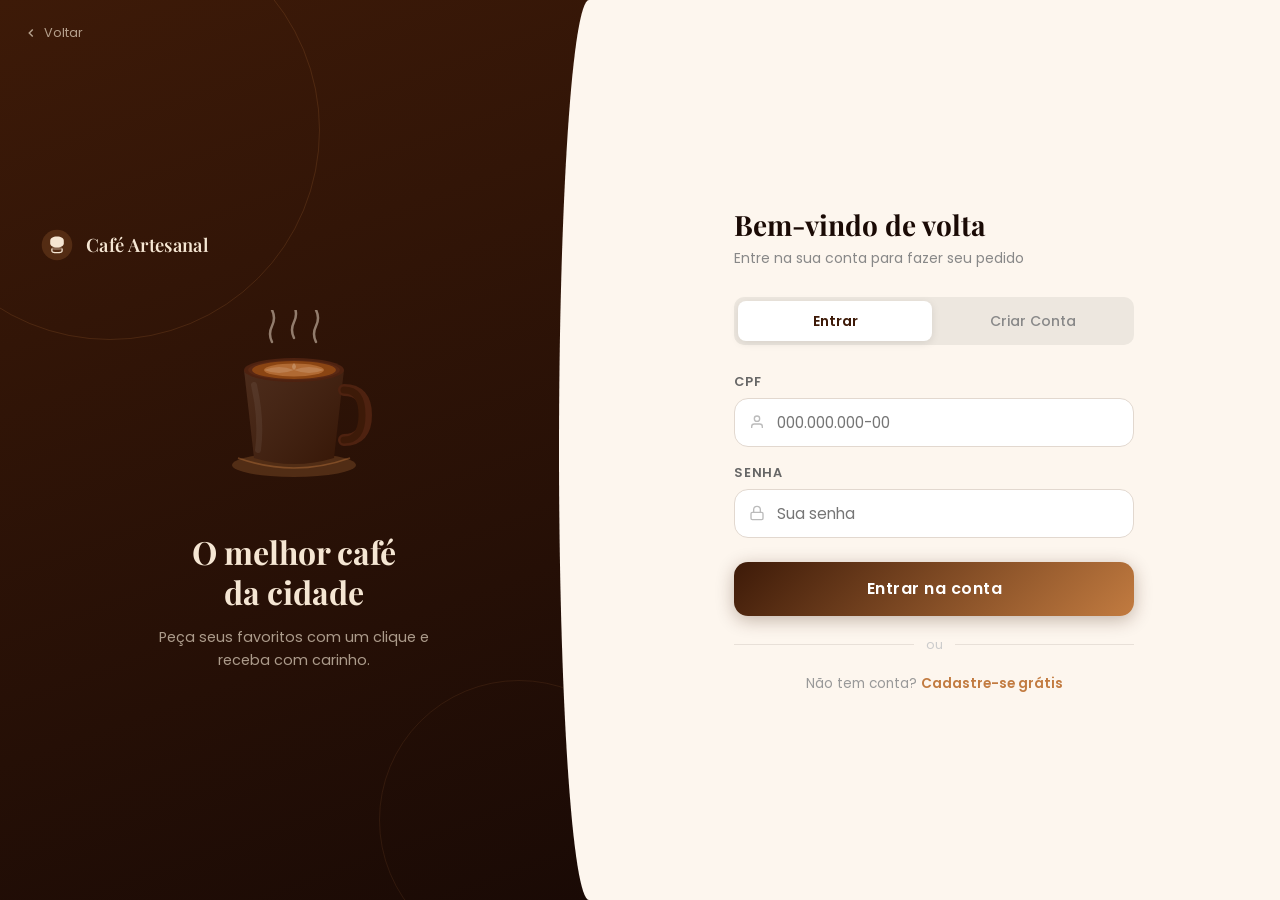
<file: admin.html>
<!doctype html>
<html lang="pt-BR">
  <head>
    <meta charset="UTF-8" />
    <meta name="viewport" content="width=device-width, initial-scale=1.0" />
    <title>Café Artesanal | Painel Admin</title>
    <link rel="preconnect" href="https://fonts.googleapis.com" />
    <link rel="preconnect" href="https://fonts.gstatic.com" crossorigin />
    <link href="https://fonts.googleapis.com/css2?family=Poppins:wght@300;400;500;600;700&family=Open+Sans:wght@300;400;600&display=swap" rel="stylesheet" />
    <link rel="stylesheet" href="css/style.css" />
    <style>
      /* ── Variáveis CSS ausentes em style.css ────────────────── */
      :root {
        --coffee-dark:   #2C1A0E;
        --coffee-medium: #6B3A2A;
        --coffee-light:  #C89B7B;
        --font-primary:  'Poppins', sans-serif;
        --border-color:  rgba(107, 58, 42, 0.18);
      }
      body.dark-mode {
        --coffee-dark:   #1A0E06;
        --coffee-medium: #8B5E4A;
        --border-color:  rgba(200, 155, 123, 0.2);
      }

      /* ── Admin Layout ─────────────────────────────────────── */
      .admin-page {
        padding: 90px 0 3rem;
        min-height: 100vh;
        background: var(--bg-primary);
      }

      .admin-header {
        background: linear-gradient(135deg, var(--coffee-dark) 0%, var(--coffee-medium) 100%);
        padding: 1.5rem 0;
        margin-bottom: 2rem;
      }

      .admin-header .container {
        display: flex;
        align-items: center;
        justify-content: space-between;
        gap: 1rem;
      }

      .admin-title {
        color: #fff;
        font-size: 1.5rem;
        font-weight: 700;
        margin: 0;
      }

      .admin-subtitle {
        color: rgba(255,255,255,0.8);
        font-size: 0.875rem;
        margin: 0.25rem 0 0;
      }

      /* ── Admin Tabs ───────────────────────────────────────── */
      .admin-tabs {
        display: flex;
        gap: 0.5rem;
        margin-bottom: 1.5rem;
        border-bottom: 2px solid var(--border-color);
      }

      .admin-tab {
        padding: 0.75rem 1.5rem;
        background: none;
        border: none;
        cursor: pointer;
        font-family: var(--font-primary);
        font-size: 0.95rem;
        font-weight: 500;
        color: var(--text-secondary);
        transition: all 0.2s;
        position: relative;
        border-radius: 8px 8px 0 0;
        display: flex;
        align-items: center;
        gap: 0.5rem;
      }

      .admin-tab.active {
        color: var(--coffee-medium);
        font-weight: 600;
        background: var(--bg-secondary);
      }

      .admin-tab.active::after {
        content: '';
        position: absolute;
        bottom: -2px;
        left: 0;
        right: 0;
        height: 2px;
        background: var(--coffee-medium);
      }

      .admin-tab:hover:not(.active) {
        color: var(--text-primary);
        background: var(--bg-tertiary);
      }

      .admin-panel {
        display: none;
      }

      .admin-panel.active {
        display: block;
      }

      /* ── Toolbar ──────────────────────────────────────────── */
      .admin-toolbar {
        display: flex;
        align-items: center;
        justify-content: space-between;
        gap: 1rem;
        margin-bottom: 1.5rem;
        flex-wrap: wrap;
      }

      .admin-toolbar h2 {
        font-size: 1.1rem;
        font-weight: 600;
        margin: 0;
        color: var(--text-primary);
      }

      .btn-primary {
        display: inline-flex;
        align-items: center;
        gap: 0.4rem;
        padding: 0.65rem 1.25rem;
        background: var(--coffee-medium);
        color: #fff;
        border: none;
        border-radius: 10px;
        font-family: var(--font-primary);
        font-size: 0.9rem;
        font-weight: 600;
        cursor: pointer;
        transition: opacity 0.2s, transform 0.15s;
        text-decoration: none;
      }

      .btn-primary:hover { opacity: 0.88; transform: translateY(-1px); }
      .btn-primary:active { transform: none; }

      .btn-danger {
        display: inline-flex;
        align-items: center;
        gap: 0.4rem;
        padding: 0.5rem 0.85rem;
        background: #e74c3c;
        color: #fff;
        border: none;
        border-radius: 8px;
        font-size: 0.825rem;
        font-weight: 600;
        cursor: pointer;
        transition: opacity 0.2s;
        font-family: var(--font-primary);
      }

      .btn-danger:hover { opacity: 0.85; }

      .btn-secondary {
        display: inline-flex;
        align-items: center;
        gap: 0.4rem;
        padding: 0.5rem 0.85rem;
        background: var(--bg-tertiary);
        color: var(--text-primary);
        border: 1.5px solid var(--border-color);
        border-radius: 8px;
        font-size: 0.825rem;
        font-weight: 600;
        cursor: pointer;
        transition: background 0.2s;
        font-family: var(--font-primary);
      }

      .btn-secondary:hover { background: var(--border-color); }

      /* ── Product Grid ─────────────────────────────────────── */
      .product-admin-grid {
        display: grid;
        grid-template-columns: repeat(auto-fill, minmax(260px, 1fr));
        gap: 1.25rem;
      }

      .product-admin-card {
        background: var(--bg-secondary);
        border-radius: 14px;
        overflow: hidden;
        box-shadow: 0 2px 12px rgba(0,0,0,0.08);
        border: 1px solid var(--border-color);
        transition: box-shadow 0.2s;
      }

      .product-admin-card:hover {
        box-shadow: 0 6px 24px rgba(0,0,0,0.12);
      }

      .product-admin-img {
        width: 100%;
        height: 160px;
        object-fit: cover;
        background: var(--bg-tertiary);
      }

      .product-admin-img-placeholder {
        width: 100%;
        height: 160px;
        background: var(--bg-tertiary);
        display: flex;
        align-items: center;
        justify-content: center;
        color: var(--text-muted, #aaa);
      }

      .product-admin-body {
        padding: 1rem;
      }

      .product-admin-name {
        font-weight: 600;
        font-size: 1rem;
        color: var(--text-primary);
        margin: 0 0 0.25rem;
        white-space: nowrap;
        overflow: hidden;
        text-overflow: ellipsis;
      }

      .product-admin-meta {
        font-size: 0.8rem;
        color: var(--text-secondary);
        margin-bottom: 0.75rem;
        display: flex;
        align-items: center;
        gap: 0.5rem;
      }

      .product-admin-price {
        font-size: 1.1rem;
        font-weight: 700;
        color: var(--coffee-medium);
      }

      .product-admin-actions {
        display: flex;
        gap: 0.5rem;
        margin-top: 0.75rem;
      }

      .badge-destaque {
        background: #f39c12;
        color: #fff;
        padding: 0.15rem 0.5rem;
        border-radius: 20px;
        font-size: 0.7rem;
        font-weight: 600;
      }

      /* ── Modal ────────────────────────────────────────────── */
      .modal-overlay {
        position: fixed;
        inset: 0;
        background: rgba(0,0,0,0.55);
        z-index: 1000;
        display: flex;
        align-items: center;
        justify-content: center;
        padding: 1rem;
        opacity: 0;
        pointer-events: none;
        transition: opacity 0.2s;
      }

      .modal-overlay.visible {
        opacity: 1;
        pointer-events: all;
      }

      .modal {
        background: var(--bg-secondary);
        border-radius: 18px;
        width: 100%;
        max-width: 520px;
        max-height: 90vh;
        overflow-y: auto;
        box-shadow: 0 25px 80px rgba(0,0,0,0.3);
        transform: translateY(20px);
        transition: transform 0.2s;
      }

      .modal-overlay.visible .modal {
        transform: translateY(0);
      }

      .modal-header {
        padding: 1.25rem 1.5rem;
        border-bottom: 1px solid var(--border-color);
        display: flex;
        align-items: center;
        justify-content: space-between;
      }

      .modal-header h3 {
        margin: 0;
        font-size: 1.1rem;
        font-weight: 700;
        color: var(--text-primary);
      }

      .modal-close {
        background: none;
        border: none;
        cursor: pointer;
        color: var(--text-secondary);
        padding: 0.25rem;
        border-radius: 6px;
        transition: background 0.15s;
      }

      .modal-close:hover { background: var(--bg-tertiary); }

      .modal-body {
        padding: 1.5rem;
      }

      .modal-footer {
        padding: 1rem 1.5rem;
        border-top: 1px solid var(--border-color);
        display: flex;
        justify-content: flex-end;
        gap: 0.75rem;
      }

      .form-group {
        margin-bottom: 1.1rem;
      }

      .form-group label {
        display: block;
        font-size: 0.875rem;
        font-weight: 500;
        color: var(--text-secondary);
        margin-bottom: 0.4rem;
      }

      .form-group input,
      .form-group select,
      .form-group textarea {
        width: 100%;
        padding: 0.7rem 1rem;
        border: 1.5px solid var(--border-color);
        border-radius: 10px;
        background: var(--bg-primary);
        color: var(--text-primary);
        font-family: var(--font-primary);
        font-size: 0.9rem;
        transition: border-color 0.2s;
        box-sizing: border-box;
      }

      .form-group input:focus,
      .form-group select:focus,
      .form-group textarea:focus {
        outline: none;
        border-color: var(--coffee-medium);
        box-shadow: 0 0 0 3px rgba(139, 90, 43, 0.12);
      }

      .form-group textarea { resize: vertical; min-height: 80px; }

      .form-row {
        display: grid;
        grid-template-columns: 1fr 1fr;
        gap: 1rem;
      }

      .form-check {
        display: flex;
        align-items: center;
        gap: 0.5rem;
        cursor: pointer;
        font-size: 0.9rem;
        color: var(--text-primary);
      }

      .form-check input[type="checkbox"] {
        width: 18px;
        height: 18px;
        cursor: pointer;
        accent-color: var(--coffee-medium);
      }

      /* ── Orders Table ─────────────────────────────────────── */
      .orders-filters {
        display: flex;
        gap: 0.75rem;
        margin-bottom: 1.25rem;
        flex-wrap: wrap;
      }

      .filter-btn {
        padding: 0.45rem 1rem;
        border: 1.5px solid var(--border-color);
        border-radius: 20px;
        background: var(--bg-secondary);
        color: var(--text-secondary);
        font-size: 0.85rem;
        font-weight: 500;
        cursor: pointer;
        transition: all 0.2s;
        font-family: var(--font-primary);
      }

      .filter-btn.active,
      .filter-btn:hover {
        border-color: var(--coffee-medium);
        color: var(--coffee-medium);
        background: rgba(139, 90, 43, 0.08);
      }

      .order-card {
        background: var(--bg-secondary);
        border-radius: 14px;
        border: 1px solid var(--border-color);
        margin-bottom: 1rem;
        overflow: hidden;
        transition: box-shadow 0.2s;
      }

      .order-card:hover { box-shadow: 0 4px 20px rgba(0,0,0,0.1); }

      .order-card-header {
        display: flex;
        align-items: center;
        justify-content: space-between;
        padding: 1rem 1.25rem;
        flex-wrap: wrap;
        gap: 0.5rem;
        cursor: pointer;
      }

      .order-card-header:hover { background: var(--bg-tertiary); }

      .order-info h4 {
        margin: 0 0 0.2rem;
        font-size: 1rem;
        font-weight: 700;
        color: var(--text-primary);
      }

      .order-info p {
        margin: 0;
        font-size: 0.8rem;
        color: var(--text-secondary);
      }

      .order-right {
        display: flex;
        align-items: center;
        gap: 0.75rem;
        flex-wrap: wrap;
      }

      .order-total {
        font-weight: 700;
        font-size: 1.05rem;
        color: var(--coffee-medium);
      }

      .status-badge {
        padding: 0.3rem 0.8rem;
        border-radius: 20px;
        font-size: 0.8rem;
        font-weight: 600;
        white-space: nowrap;
      }

      .status-pendente  { background: #fff3cd; color: #856404; }
      .status-preparando { background: #cce5ff; color: #004085; }
      .status-entregue  { background: #d4edda; color: #155724; }
      .status-cancelado { background: #f8d7da; color: #721c24; }

      body.dark-mode .status-pendente  { background: rgba(255,193,7,0.2); color: #ffc107; }
      body.dark-mode .status-preparando { background: rgba(0,123,255,0.2); color: #74b9ff; }
      body.dark-mode .status-entregue  { background: rgba(40,167,69,0.2); color: #55efc4; }
      body.dark-mode .status-cancelado { background: rgba(220,53,69,0.2); color: #ff7675; }

      .order-items-body {
        padding: 0 1.25rem 1.25rem;
        display: none;
        border-top: 1px solid var(--border-color);
      }

      .order-items-body.open { display: block; }

      .order-items-list {
        list-style: none;
        margin: 0.75rem 0;
        padding: 0;
      }

      .order-items-list li {
        display: flex;
        justify-content: space-between;
        align-items: center;
        padding: 0.4rem 0;
        border-bottom: 1px solid var(--border-color);
        font-size: 0.875rem;
        color: var(--text-secondary);
      }

      .order-items-list li:last-child { border-bottom: none; }

      .order-actions {
        display: flex;
        gap: 0.5rem;
        flex-wrap: wrap;
        margin-top: 1rem;
        align-items: center;
      }

      .order-actions label {
        font-size: 0.875rem;
        font-weight: 500;
        color: var(--text-secondary);
        white-space: nowrap;
      }

      .select-status {
        padding: 0.45rem 0.75rem;
        border: 1.5px solid var(--border-color);
        border-radius: 8px;
        background: var(--bg-primary);
        color: var(--text-primary);
        font-family: var(--font-primary);
        font-size: 0.875rem;
        cursor: pointer;
      }

      .select-status:focus { outline: none; border-color: var(--coffee-medium); }

      /* ── Empty / Loading states ───────────────────────────── */
      .state-empty, .state-loading {
        text-align: center;
        padding: 3rem 1rem;
        color: var(--text-secondary);
      }

      .state-empty svg, .state-loading svg {
        margin-bottom: 1rem;
        opacity: 0.4;
      }

      .state-empty p, .state-loading p {
        margin: 0.5rem 0 0;
        font-size: 0.95rem;
      }

      .spinner {
        width: 36px;
        height: 36px;
        border: 3px solid var(--border-color);
        border-top-color: var(--coffee-medium);
        border-radius: 50%;
        animation: spin 0.8s linear infinite;
        margin: 0 auto 1rem;
      }

      @keyframes spin { to { transform: rotate(360deg); } }

      /* ── Responsive ───────────────────────────────────────── */
      @media (max-width: 600px) {
        .form-row { grid-template-columns: 1fr; }
        .product-admin-grid { grid-template-columns: 1fr; }
        .admin-toolbar { flex-direction: column; align-items: flex-start; }
      }
    </style>
  </head>
  <body>
    <!-- Toast -->
    <div class="toast-container" id="toastContainer"></div>

    <!-- Navbar -->
    <nav class="navbar" id="navbar">
      <div class="container">
        <div class="nav-content">
          <div class="logo">
            <svg width="40" height="40" viewBox="0 0 40 40" fill="none">
              <circle cx="20" cy="20" r="18" fill="#4B2E2B"/>
              <path d="M20 10C15 10 12 12 12 15V18C12 21 15 23 20 23C25 23 28 21 28 18V15C28 12 25 10 20 10Z" fill="#F5E6D3"/>
              <ellipse cx="20" cy="25" rx="6" ry="2" fill="#4B2E2B"/>
              <path d="M14 25V28C14 29 16 30 20 30C24 30 26 29 26 28V25" stroke="#4B2E2B" stroke-width="1.5"/>
            </svg>
            <span>Café Artesanal</span>
          </div>
          <div class="nav-links" id="navLinks">
            <a href="index.html" class="nav-link">Início</a>
            <a href="produtos.html" class="nav-link">Produtos</a>
            <a href="pedidos.html" class="nav-link">Pedidos</a>
            <a href="admin.html" class="nav-link active">Admin</a>
            <div id="authNav"></div>
            <button class="theme-toggle" id="themeToggle" aria-label="Alternar tema">
              <svg class="sun-icon" width="20" height="20" viewBox="0 0 24 24" fill="none" stroke="currentColor" stroke-width="2">
                <circle cx="12" cy="12" r="5"/>
                <line x1="12" y1="1" x2="12" y2="3"/><line x1="12" y1="21" x2="12" y2="23"/>
                <line x1="4.22" y1="4.22" x2="5.64" y2="5.64"/><line x1="18.36" y1="18.36" x2="19.78" y2="19.78"/>
                <line x1="1" y1="12" x2="3" y2="12"/><line x1="21" y1="12" x2="23" y2="12"/>
                <line x1="4.22" y1="19.78" x2="5.64" y2="18.36"/><line x1="18.36" y1="5.64" x2="19.78" y2="4.22"/>
              </svg>
              <svg class="moon-icon" width="20" height="20" viewBox="0 0 24 24" fill="none" stroke="currentColor" stroke-width="2">
                <path d="M21 12.79A9 9 0 1 1 11.21 3 7 7 0 0 0 21 12.79z"/>
              </svg>
            </button>
          </div>
          <button class="hamburger" id="hamburger" aria-label="Menu">
            <span></span><span></span><span></span>
          </button>
        </div>
      </div>
    </nav>

    <!-- Admin Header -->
    <div class="admin-header">
      <div class="container">
        <div>
          <h1 class="admin-title">Painel Administrativo</h1>
          <p class="admin-subtitle" id="adminWelcome">Gerencie produtos e pedidos</p>
        </div>
      </div>
    </div>

    <!-- Main Content -->
    <main class="admin-page" style="padding-top:0">
      <div class="container">

        <!-- Tabs -->
        <div class="admin-tabs">
          <button class="admin-tab active" id="tabProdutos" onclick="trocarAba('produtos')">
            <svg width="16" height="16" viewBox="0 0 24 24" fill="none" stroke="currentColor" stroke-width="2">
              <rect x="2" y="3" width="20" height="14" rx="2"/><line x1="8" y1="21" x2="16" y2="21"/><line x1="12" y1="17" x2="12" y2="21"/>
            </svg>
            Produtos
          </button>
          <button class="admin-tab" id="tabPedidos" onclick="trocarAba('pedidos')">
            <svg width="16" height="16" viewBox="0 0 24 24" fill="none" stroke="currentColor" stroke-width="2">
              <path d="M9 5H7a2 2 0 0 0-2 2v12a2 2 0 0 0 2 2h10a2 2 0 0 0 2-2V7a2 2 0 0 0-2-2h-2"/>
              <rect x="9" y="3" width="6" height="4" rx="1"/><line x1="9" y1="12" x2="15" y2="12"/><line x1="9" y1="16" x2="12" y2="16"/>
            </svg>
            Pedidos
          </button>
        </div>

        <!-- PRODUCTS PANEL -->
        <div class="admin-panel active" id="panelProdutos">
          <div class="admin-toolbar">
            <h2 id="produtosCount">Produtos</h2>
            <button class="btn-primary" onclick="abrirModalProduto(null)">
              <svg width="16" height="16" viewBox="0 0 24 24" fill="none" stroke="currentColor" stroke-width="2.5">
                <line x1="12" y1="5" x2="12" y2="19"/><line x1="5" y1="12" x2="19" y2="12"/>
              </svg>
              Novo Produto
            </button>
          </div>
          <div id="produtosGrid" class="product-admin-grid">
            <div class="state-loading">
              <div class="spinner"></div>
              <p>Carregando produtos...</p>
            </div>
          </div>
        </div>

        <!-- ORDERS PANEL -->
        <div class="admin-panel" id="panelPedidos">
          <div class="admin-toolbar">
            <h2 id="pedidosCount">Pedidos</h2>
            <button class="btn-secondary" onclick="carregarPedidos()">
              <svg width="14" height="14" viewBox="0 0 24 24" fill="none" stroke="currentColor" stroke-width="2">
                <polyline points="1 4 1 10 7 10"/><path d="M3.51 15a9 9 0 1 0 .49-3.62"/>
              </svg>
              Atualizar
            </button>
          </div>
          <div class="orders-filters">
            <button class="filter-btn active" data-filter="todos" onclick="filtrarPedidos('todos', this)">Todos</button>
            <button class="filter-btn" data-filter="pendente"   onclick="filtrarPedidos('pendente', this)">Pendentes</button>
            <button class="filter-btn" data-filter="preparando" onclick="filtrarPedidos('preparando', this)">Em preparo</button>
            <button class="filter-btn" data-filter="entregue"   onclick="filtrarPedidos('entregue', this)">Entregues</button>
            <button class="filter-btn" data-filter="cancelado"  onclick="filtrarPedidos('cancelado', this)">Cancelados</button>
          </div>
          <div id="pedidosList">
            <div class="state-loading">
              <div class="spinner"></div>
              <p>Carregando pedidos...</p>
            </div>
          </div>
        </div>

      </div>
    </main>

    <!-- ── Modal Produto ──────────────────────────────────── -->
    <div class="modal-overlay" id="modalProduto">
      <div class="modal">
        <div class="modal-header">
          <h3 id="modalProdutoTitulo">Novo Produto</h3>
          <button class="modal-close" onclick="fecharModal('modalProduto')">
            <svg width="20" height="20" viewBox="0 0 24 24" fill="none" stroke="currentColor" stroke-width="2">
              <line x1="18" y1="6" x2="6" y2="18"/><line x1="6" y1="6" x2="18" y2="18"/>
            </svg>
          </button>
        </div>
        <div class="modal-body">
          <form id="formProduto" onsubmit="salvarProduto(event)">
            <input type="hidden" id="produtoId" />
            <div class="form-group">
              <label for="prodNome">Nome *</label>
              <input type="text" id="prodNome" placeholder="Nome do produto" required />
            </div>
            <div class="form-group">
              <label for="prodDescricao">Descrição</label>
              <textarea id="prodDescricao" placeholder="Descrição breve do produto"></textarea>
            </div>
            <div class="form-row">
              <div class="form-group">
                <label for="prodPreco">Preço (R$) *</label>
                <input type="number" id="prodPreco" placeholder="0.00" step="0.01" min="0" required />
              </div>
              <div class="form-group">
                <label for="prodCategoria">Categoria</label>
                <select id="prodCategoria">
                  <option value="">Sem categoria</option>
                </select>
              </div>
            </div>
            <div class="form-group">
              <label for="prodImagem">URL da imagem</label>
              <input type="text" id="prodImagem" placeholder="https://..." />
            </div>
            <div class="form-group">
              <label class="form-check">
                <input type="checkbox" id="prodDestaque" />
                Produto em destaque
              </label>
            </div>
          </form>
        </div>
        <div class="modal-footer">
          <button class="btn-secondary" onclick="fecharModal('modalProduto')">Cancelar</button>
          <button class="btn-primary" id="btnSalvarProduto" onclick="salvarProduto(event)">
            Salvar Produto
          </button>
        </div>
      </div>
    </div>

    <!-- ── Modal Confirmar Exclusão ───────────────────────── -->
    <div class="modal-overlay" id="modalConfirmar">
      <div class="modal" style="max-width:380px">
        <div class="modal-header">
          <h3>Confirmar exclusão</h3>
          <button class="modal-close" onclick="fecharModal('modalConfirmar')">
            <svg width="20" height="20" viewBox="0 0 24 24" fill="none" stroke="currentColor" stroke-width="2">
              <line x1="18" y1="6" x2="6" y2="18"/><line x1="6" y1="6" x2="18" y2="18"/>
            </svg>
          </button>
        </div>
        <div class="modal-body">
          <p id="confirmarMsg" style="color:var(--text-primary);margin:0">Tem certeza que deseja excluir este produto?</p>
        </div>
        <div class="modal-footer">
          <button class="btn-secondary" onclick="fecharModal('modalConfirmar')">Cancelar</button>
          <button class="btn-danger" id="btnConfirmarAcao">Excluir</button>
        </div>
      </div>
    </div>

    <!-- Scripts -->
    <script src="js/api.js"></script>
    <script src="js/autenticacao.js"></script>
    <script src="js/utilitarios.js"></script>
    <!-- data.js removido: define 'const categorias' que conflita com a variável local -->
    <script>
      // ── State ───────────────────────────────────────────────
      let todosProdutos  = [];
      let todosPedidos   = [];
      let filtroAtual    = 'todos';
      let categorias     = [];

      // ── Init ────────────────────────────────────────────────
      document.addEventListener('DOMContentLoaded', async () => {
        initThemeToggle();
        initNavbar();

        // Verificar autenticação
        const dados = auth.obter();
        if (!dados || !dados.token) {
          window.location.href = 'login.html';
          return;
        }
        if (dados.tipo !== 'admin') {
          window.location.href = 'index.html';
          return;
        }

        auth.atualizarNavbar();

        const el = document.getElementById('adminWelcome');
        if (el) el.textContent = `Olá, ${(dados.nome || 'Admin').split(' ')[0]}! Gerencie produtos e pedidos.`;

        carregarProdutos();
        carregarCategorias();
        carregarPedidos();
      });

      // ── Tab Switch ──────────────────────────────────────────
      function trocarAba(aba) {
        document.querySelectorAll('.admin-tab').forEach(t => t.classList.remove('active'));
        document.querySelectorAll('.admin-panel').forEach(p => p.classList.remove('active'));
        document.getElementById('tab' + capitalize(aba)).classList.add('active');
        document.getElementById('panel' + capitalize(aba)).classList.add('active');
      }

      function capitalize(s) { return s.charAt(0).toUpperCase() + s.slice(1); }

      // ── Modal Helpers ───────────────────────────────────────
      function abrirModal(id) {
        document.getElementById(id).classList.add('visible');
        document.body.style.overflow = 'hidden';
      }

      function fecharModal(id) {
        document.getElementById(id).classList.remove('visible');
        document.body.style.overflow = '';
      }

      // Fechar modal ao clicar no overlay
      document.querySelectorAll('.modal-overlay').forEach(overlay => {
        overlay.addEventListener('click', (e) => {
          if (e.target === overlay) fecharModal(overlay.id);
        });
      });

      // ── PRODUTOS ────────────────────────────────────────────
      async function carregarProdutos() {
        const grid = document.getElementById('produtosGrid');
        if (!grid) return;
        grid.innerHTML =
          `<div class="state-loading"><div class="spinner"></div><p>Carregando produtos...</p></div>`;
        try {
          todosProdutos = await api.getProdutos();
          renderProdutos();
        } catch (err) {
          grid.innerHTML =
            `<div class="state-empty" style="color:#c0392b">
              <svg width="40" height="40" viewBox="0 0 24 24" fill="none" stroke="#c0392b" stroke-width="2" style="margin-bottom:.75rem">
                <circle cx="12" cy="12" r="10"/><line x1="12" y1="8" x2="12" y2="12"/><line x1="12" y1="16" x2="12.01" y2="16"/>
              </svg>
              <p style="font-weight:600">Erro ao carregar produtos</p>
              <p style="font-size:.85rem;margin-top:.25rem">${err.message}</p>
              <button onclick="carregarProdutos()" class="btn-secondary" style="margin-top:1rem">Tentar novamente</button>
            </div>`;
        }
      }

      function renderProdutos() {
        const grid = document.getElementById('produtosGrid');
        document.getElementById('produtosCount').textContent =
          `Produtos (${todosProdutos.length})`;

        if (!todosProdutos.length) {
          grid.innerHTML = `<div class="state-empty">
            <svg width="48" height="48" viewBox="0 0 24 24" fill="none" stroke="currentColor" stroke-width="1.5">
              <rect x="2" y="3" width="20" height="14" rx="2"/><line x1="8" y1="21" x2="16" y2="21"/>
            </svg>
            <p>Nenhum produto cadastrado.</p>
          </div>`;
          return;
        }

        grid.innerHTML = todosProdutos.map(p => `
          <div class="product-admin-card">
            ${p.imagem
              ? `<img class="product-admin-img" src="${escHtml(p.imagem)}" alt="${escHtml(p.nome)}" onerror="this.style.display='none';this.nextElementSibling.style.display='flex'" /><div class="product-admin-img-placeholder" style="display:none"><svg width="36" height="36" viewBox="0 0 24 24" fill="none" stroke="currentColor" stroke-width="1.5"><rect x="3" y="3" width="18" height="18" rx="2"/><circle cx="8.5" cy="8.5" r="1.5"/><polyline points="21 15 16 10 5 21"/></svg></div>`
              : `<div class="product-admin-img-placeholder"><svg width="36" height="36" viewBox="0 0 24 24" fill="none" stroke="currentColor" stroke-width="1.5"><rect x="3" y="3" width="18" height="18" rx="2"/><circle cx="8.5" cy="8.5" r="1.5"/><polyline points="21 15 16 10 5 21"/></svg></div>`
            }
            <div class="product-admin-body">
              <h3 class="product-admin-name" title="${escHtml(p.nome)}">${escHtml(p.nome)}</h3>
              <div class="product-admin-meta">
                <span>${escHtml(p.nomeCategoria || 'Sem categoria')}</span>
                ${p.destaque ? `<span class="badge-destaque">★ Destaque</span>` : ''}
              </div>
              <div class="product-admin-price">R$ ${p.preco.toFixed(2).replace('.', ',')}</div>
              <div class="product-admin-actions">
                <button class="btn-secondary" onclick='abrirModalProduto(${JSON.stringify(p)})'>
                  <svg width="13" height="13" viewBox="0 0 24 24" fill="none" stroke="currentColor" stroke-width="2">
                    <path d="M11 4H4a2 2 0 0 0-2 2v14a2 2 0 0 0 2 2h14a2 2 0 0 0 2-2v-7"/>
                    <path d="M18.5 2.5a2.121 2.121 0 0 1 3 3L12 15l-4 1 1-4 9.5-9.5z"/>
                  </svg>
                  Editar
                </button>
                <button class="btn-danger" onclick="confirmarExcluir(${p.id}, '${escHtml(p.nome)}')">
                  <svg width="13" height="13" viewBox="0 0 24 24" fill="none" stroke="currentColor" stroke-width="2">
                    <polyline points="3 6 5 6 21 6"/><path d="M19 6l-1 14a2 2 0 0 1-2 2H8a2 2 0 0 1-2-2L5 6"/>
                    <path d="M10 11v6"/><path d="M14 11v6"/><path d="M9 6V4h6v2"/>
                  </svg>
                  Excluir
                </button>
              </div>
            </div>
          </div>
        `).join('');
      }

      async function carregarCategorias() {
        try {
          categorias = await api.getCategorias();
          const sel = document.getElementById('prodCategoria');
          categorias.forEach(c => {
            const opt = document.createElement('option');
            opt.value = c.id;
            opt.textContent = c.nome;
            sel.appendChild(opt);
          });
        } catch { /* categorias são opcionais */ }
      }

      function abrirModalProduto(produto) {
        const editar = produto !== null;
        document.getElementById('modalProdutoTitulo').textContent = editar ? 'Editar Produto' : 'Novo Produto';
        document.getElementById('produtoId').value    = editar ? produto.id       : '';
        document.getElementById('prodNome').value     = editar ? produto.nome     : '';
        document.getElementById('prodDescricao').value = editar ? (produto.descricao || '') : '';
        document.getElementById('prodPreco').value    = editar ? produto.preco    : '';
        document.getElementById('prodImagem').value   = editar ? (produto.imagem  || '') : '';
        document.getElementById('prodDestaque').checked = editar ? produto.destaque : false;

        // Set category
        const sel = document.getElementById('prodCategoria');
        if (editar && produto.categoriaId !== undefined) {
          sel.value = produto.categoriaId || '';
        } else {
          sel.value = '';
        }

        document.getElementById('btnSalvarProduto').textContent = editar ? 'Salvar Alterações' : 'Criar Produto';
        abrirModal('modalProduto');
      }

      async function salvarProduto(e) {
        if (e && e.preventDefault) e.preventDefault();
        const id = document.getElementById('produtoId').value;
        const dados = {
          nome:       document.getElementById('prodNome').value.trim(),
          descricao:  document.getElementById('prodDescricao').value.trim() || null,
          preco:      parseFloat(document.getElementById('prodPreco').value),
          imagem:     document.getElementById('prodImagem').value.trim() || null,
          destaque:   document.getElementById('prodDestaque').checked,
          categoriaId: document.getElementById('prodCategoria').value
                        ? parseInt(document.getElementById('prodCategoria').value) : null
        };

        if (!dados.nome) { toast.show('Nome é obrigatório.', 'error'); return; }
        if (!dados.preco || dados.preco <= 0) { toast.show('Preço inválido.', 'error'); return; }

        const btn = document.getElementById('btnSalvarProduto');
        btn.disabled = true;
        btn.textContent = 'Salvando...';

        try {
          if (id) {
            await api.atualizarProduto(parseInt(id), dados);
            toast.show('Produto atualizado!', 'success');
          } else {
            await api.criarProduto(dados);
            toast.show('Produto criado!', 'success');
          }
          fecharModal('modalProduto');
          await carregarProdutos();
        } catch (err) {
          toast.show(err.message, 'error');
        } finally {
          btn.disabled = false;
          btn.textContent = id ? 'Salvar Alterações' : 'Criar Produto';
        }
      }

      function confirmarExcluir(id, nome) {
        document.getElementById('confirmarMsg').textContent =
          `Tem certeza que deseja excluir "${nome}"? Esta ação não pode ser desfeita.`;
        document.getElementById('btnConfirmarAcao').onclick = () => excluirProduto(id);
        abrirModal('modalConfirmar');
      }

      async function excluirProduto(id) {
        try {
          await api.deletarProduto(id);
          toast.show('Produto excluído.', 'success');
          fecharModal('modalConfirmar');
          await carregarProdutos();
        } catch (err) {
          toast.show(err.message, 'error');
        }
      }

      // ── PEDIDOS ─────────────────────────────────────────────
      async function carregarPedidos() {
        document.getElementById('pedidosList').innerHTML =
          `<div class="state-loading"><div class="spinner"></div><p>Carregando pedidos...</p></div>`;
        try {
          todosPedidos = await api.getPedidos();
          renderPedidos();
        } catch (err) {
          document.getElementById('pedidosList').innerHTML =
            `<div class="state-empty" style="color:#c0392b">
              <svg width="40" height="40" viewBox="0 0 24 24" fill="none" stroke="#c0392b" stroke-width="2" style="margin-bottom:.75rem">
                <circle cx="12" cy="12" r="10"/><line x1="12" y1="8" x2="12" y2="12"/><line x1="12" y1="16" x2="12.01" y2="16"/>
              </svg>
              <p style="font-weight:600">Erro ao carregar pedidos</p>
              <p style="font-size:.85rem;margin-top:.25rem">${err.message}</p>
              <button onclick="carregarPedidos()" class="btn-secondary" style="margin-top:1rem">Tentar novamente</button>
            </div>`;
        }
      }

      function filtrarPedidos(filtro, btn) {
        filtroAtual = filtro;
        document.querySelectorAll('.filter-btn').forEach(b => b.classList.remove('active'));
        btn.classList.add('active');
        renderPedidos();
      }

      function renderPedidos() {
        const lista = filtroAtual === 'todos'
          ? todosPedidos
          : todosPedidos.filter(p => p.status === filtroAtual);

        document.getElementById('pedidosCount').textContent =
          `Pedidos (${lista.length}${filtroAtual !== 'todos' ? ' • ' + filtroAtual : ''})`;

        const el = document.getElementById('pedidosList');

        if (!lista.length) {
          el.innerHTML = `<div class="state-empty">
            <svg width="48" height="48" viewBox="0 0 24 24" fill="none" stroke="currentColor" stroke-width="1.5">
              <path d="M9 5H7a2 2 0 0 0-2 2v12a2 2 0 0 0 2 2h10a2 2 0 0 0 2-2V7a2 2 0 0 0-2-2h-2"/>
              <rect x="9" y="3" width="6" height="4" rx="1"/>
            </svg>
            <p>Nenhum pedido encontrado.</p>
          </div>`;
          return;
        }

        el.innerHTML = lista.map(p => `
          <div class="order-card" id="order-${p.id}">
            <div class="order-card-header" onclick="togglePedido(${p.id})">
              <div class="order-info">
                <h4>${escHtml(p.numero)}</h4>
                <p>${escHtml(p.nomeCliente || 'Cliente')} · ${formatarData(p.data)}</p>
              </div>
              <div class="order-right">
                <span class="order-total">R$ ${p.total.toFixed(2).replace('.', ',')}</span>
                <span class="status-badge status-${p.status}">${capitalize(p.status)}</span>
                <svg width="16" height="16" viewBox="0 0 24 24" fill="none" stroke="currentColor" stroke-width="2" class="chevron-${p.id}" style="transition:transform 0.2s">
                  <polyline points="6 9 12 15 18 9"/>
                </svg>
              </div>
            </div>
            <div class="order-items-body" id="items-${p.id}">
              <ul class="order-items-list">
                ${p.itens.map(i => `
                  <li>
                    <span>${i.quantidade}× ${escHtml(i.nomeProduto)}</span>
                    <span>R$ ${(i.quantidade * i.valorUnitario).toFixed(2).replace('.', ',')}</span>
                  </li>
                `).join('')}
              </ul>
              <div class="order-actions">
                <label>Alterar status:</label>
                <select class="select-status" id="sel-${p.id}">
                  <option value="pendente"   ${p.status==='pendente'   ? 'selected':''}>Pendente</option>
                  <option value="preparando" ${p.status==='preparando' ? 'selected':''}>Em preparo</option>
                  <option value="entregue"   ${p.status==='entregue'   ? 'selected':''}>Entregue</option>
                  <option value="cancelado"  ${p.status==='cancelado'  ? 'selected':''}>Cancelado</option>
                </select>
                <button class="btn-primary" onclick="atualizarStatusPedido(${p.id})" style="padding:0.45rem 1rem;font-size:0.85rem">
                  Aplicar
                </button>
              </div>
            </div>
          </div>
        `).join('');
      }

      function togglePedido(id) {
        const body    = document.getElementById(`items-${id}`);
        const chevron = document.querySelector(`.chevron-${id}`);
        const isOpen  = body.classList.contains('open');
        body.classList.toggle('open', !isOpen);
        if (chevron) chevron.style.transform = isOpen ? '' : 'rotate(180deg)';
      }

      async function atualizarStatusPedido(id) {
        const novoStatus = document.getElementById(`sel-${id}`).value;
        try {
          await api.atualizarStatus(id, novoStatus);
          const pedido = todosPedidos.find(p => p.id === id);
          if (pedido) pedido.status = novoStatus;
          renderPedidos();
          toast.show(`Status atualizado para "${novoStatus}".`, 'success');
          // Re-abrir card
          const body = document.getElementById(`items-${id}`);
          if (body) { body.classList.add('open'); const c = document.querySelector(`.chevron-${id}`); if(c) c.style.transform = 'rotate(180deg)'; }
        } catch (err) {
          toast.show(err.message, 'error');
        }
      }

      // ── Helpers ─────────────────────────────────────────────
      function escHtml(str) {
        return String(str ?? '')
          .replace(/&/g,'&amp;').replace(/</g,'&lt;').replace(/>/g,'&gt;')
          .replace(/"/g,'&quot;').replace(/'/g,'&#39;');
      }

      function formatarData(iso) {
        try {
          return new Date(iso).toLocaleString('pt-BR', {
            day:'2-digit', month:'2-digit', year:'numeric',
            hour:'2-digit', minute:'2-digit'
          });
        } catch { return iso; }
      }
    </script>
  </body>
</html>
</file>
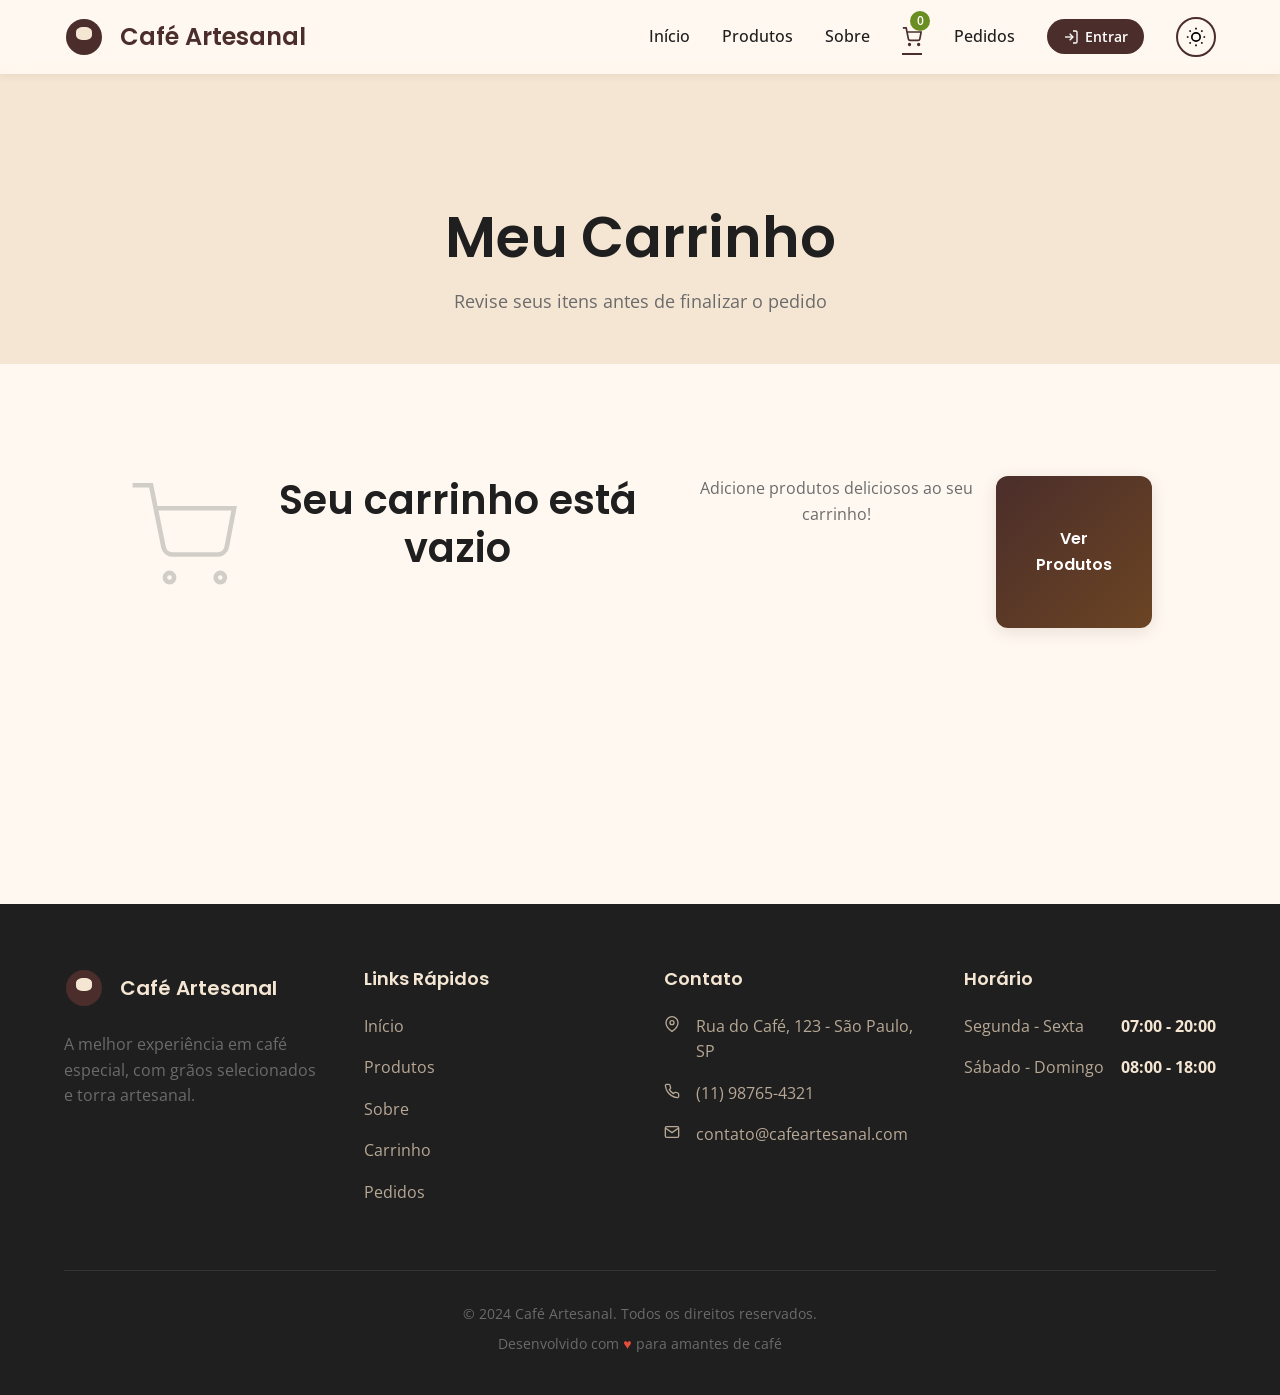
<file: carrinho.html>
<!DOCTYPE html>
<html lang="pt-BR">
<head>
    <meta charset="UTF-8">
    <meta name="viewport" content="width=device-width, initial-scale=1.0">
    <meta name="description" content="Seu carrinho de compras">
    <title>Carrinho | Café Artesanal</title>
    <link rel="preconnect" href="https://fonts.googleapis.com">
    <link rel="preconnect" href="https://fonts.gstatic.com" crossorigin>
    <link href="https://fonts.googleapis.com/css2?family=Poppins:wght@300;400;500;600;700&family=Open+Sans:wght@300;400;600&display=swap" rel="stylesheet">
    <link rel="stylesheet" href="css/style.css">
</head>
<body>
    <!-- Toast Notifications -->
    <div class="toast-container" id="toastContainer"></div>

    <!-- Navbar -->
    <nav class="navbar" id="navbar">
        <div class="container">
            <div class="nav-content">
                <div class="logo">
                    <svg width="40" height="40" viewBox="0 0 40 40" fill="none">
                        <circle cx="20" cy="20" r="18" fill="#4B2E2B"/>
                        <path d="M20 10C15 10 12 12 12 15V18C12 21 15 23 20 23C25 23 28 21 28 18V15C28 12 25 10 20 10Z" fill="#F5E6D3"/>
                        <ellipse cx="20" cy="25" rx="6" ry="2" fill="#4B2E2B"/>
                        <path d="M14 25V28C14 29 16 30 20 30C24 30 26 29 26 28V25" stroke="#4B2E2B" stroke-width="1.5"/>
                    </svg>
                    <span>Café Artesanal</span>
                </div>
                <div class="nav-links" id="navLinks">
                    <a href="index.html" class="nav-link">Início</a>
                    <a href="produtos.html" class="nav-link">Produtos</a>
                    <a href="index.html#sobre" class="nav-link">Sobre</a>
                    <a href="carrinho.html" class="nav-link cart-link active">
                        <svg width="20" height="20" viewBox="0 0 24 24" fill="none" stroke="currentColor" stroke-width="2">
                            <circle cx="9" cy="21" r="1"/>
                            <circle cx="20" cy="21" r="1"/>
                            <path d="M1 1h4l2.68 13.39a2 2 0 0 0 2 1.61h9.72a2 2 0 0 0 2-1.61L23 6H6"/>
                        </svg>
                        <span class="cart-count" id="cartCount">0</span>
                    </a>
                    <a href="pedidos.html" class="nav-link">Pedidos</a>
                    <div id="authNav"></div>
                    <button class="theme-toggle" id="themeToggle" aria-label="Alternar tema">
                        <svg class="sun-icon" width="20" height="20" viewBox="0 0 24 24" fill="none" stroke="currentColor" stroke-width="2">
                            <circle cx="12" cy="12" r="5"/>
                            <line x1="12" y1="1" x2="12" y2="3"/>
                            <line x1="12" y1="21" x2="12" y2="23"/>
                            <line x1="4.22" y1="4.22" x2="5.64" y2="5.64"/>
                            <line x1="18.36" y1="18.36" x2="19.78" y2="19.78"/>
                            <line x1="1" y1="12" x2="3" y2="12"/>
                            <line x1="21" y1="12" x2="23" y2="12"/>
                            <line x1="4.22" y1="19.78" x2="5.64" y2="18.36"/>
                            <line x1="18.36" y1="5.64" x2="19.78" y2="4.22"/>
                        </svg>
                        <svg class="moon-icon" width="20" height="20" viewBox="0 0 24 24" fill="none" stroke="currentColor" stroke-width="2">
                            <path d="M21 12.79A9 9 0 1 1 11.21 3 7 7 0 0 0 21 12.79z"/>
                        </svg>
                    </button>
                </div>
                <button class="hamburger" id="hamburger" aria-label="Menu">
                    <span></span>
                    <span></span>
                    <span></span>
                </button>
            </div>
        </div>
    </nav>

    <!-- Page Header -->
    <section class="page-header">
        <div class="container">
            <h1 class="page-title">Meu Carrinho</h1>
            <p class="page-description">Revise seus itens antes de finalizar o pedido</p>
        </div>
    </section>

    <!-- Carrinho -->
    <section class="cart-section">
        <div class="container">
            <div class="cart-layout">
                <!-- Carrinho Vazio -->
                <div class="empty-cart" id="emptyCart">
                    <svg width="120" height="120" viewBox="0 0 24 24" fill="none" stroke="currentColor" stroke-width="1">
                        <circle cx="9" cy="21" r="1"/>
                        <circle cx="20" cy="21" r="1"/>
                        <path d="M1 1h4l2.68 13.39a2 2 0 0 0 2 1.61h9.72a2 2 0 0 0 2-1.61L23 6H6"/>
                    </svg>
                    <h2>Seu carrinho está vazio</h2>
                    <p>Adicione produtos deliciosos ao seu carrinho!</p>
                    <a href="produtos.html" class="btn btn-primary">Ver Produtos</a>
                </div>

                <!-- Carrinho com Itens -->
                <div class="cart-content" id="cartContent" style="display: none;">
                    <!-- Lista de Itens -->
                    <div class="cart-items">
                        <div class="cart-header">
                            <h2>Itens do Carrinho</h2>
                            <button class="btn-text" id="clearCart">
                                <svg width="16" height="16" viewBox="0 0 24 24" fill="none" stroke="currentColor" stroke-width="2">
                                    <polyline points="3 6 5 6 21 6"/>
                                    <path d="M19 6v14a2 2 0 0 1-2 2H7a2 2 0 0 1-2-2V6m3 0V4a2 2 0 0 1 2-2h4a2 2 0 0 1 2 2v2"/>
                                </svg>
                                Limpar Carrinho
                            </button>
                        </div>

                        <div class="cart-list" id="cartList">
                            <!-- Itens serão inseridos aqui via JavaScript -->
                        </div>
                    </div>

                    <!-- Resumo -->
                    <div class="cart-summary">
                        <h3>Resumo do Pedido</h3>
                        
                        <div class="summary-line">
                            <span>Subtotal</span>
                            <span id="subtotal">R$ 0,00</span>
                        </div>

                        <div class="summary-line">
                            <span>Taxa de Entrega</span>
                            <span id="delivery">R$ 5,00</span>
                        </div>

                        <div class="summary-divider"></div>

                        <div class="summary-total">
                            <span>Total</span>
                            <span id="total">R$ 0,00</span>
                        </div>

                        <button class="btn btn-primary btn-block" id="checkoutBtn">
                            Finalizar Pedido
                            <svg width="20" height="20" viewBox="0 0 24 24" fill="none" stroke="currentColor" stroke-width="2">
                                <line x1="5" y1="12" x2="19" y2="12"/>
                                <polyline points="12 5 19 12 12 19"/>
                            </svg>
                        </button>

                        <a href="produtos.html" class="btn-text btn-block text-center">
                            Continuar Comprando
                        </a>

                        <div class="payment-methods">
                            <p>Aceitamos:</p>
                            <div class="payment-icons">
                                <svg width="40" height="24" viewBox="0 0 40 24" fill="none">
                                    <rect width="40" height="24" rx="4" fill="#1A1F71"/>
                                    <text x="50%" y="50%" text-anchor="middle" dy=".3em" fill="white" font-size="8" font-weight="bold">VISA</text>
                                </svg>
                                <svg width="40" height="24" viewBox="0 0 40 24" fill="none">
                                    <rect width="40" height="24" rx="4" fill="#EB001B"/>
                                    <circle cx="15" cy="12" r="8" fill="#EB001B" opacity="0.8"/>
                                    <circle cx="25" cy="12" r="8" fill="#F79E1B" opacity="0.8"/>
                                </svg>
                                <svg width="40" height="24" viewBox="0 0 40 24" fill="none">
                                    <rect width="40" height="24" rx="4" fill="#00A3DF"/>
                                    <text x="50%" y="50%" text-anchor="middle" dy=".3em" fill="white" font-size="6" font-weight="bold">ELO</text>
                                </svg>
                                <svg width="40" height="24" viewBox="0 0 40 24" fill="none">
                                    <rect width="40" height="24" rx="4" fill="#32BCAD"/>
                                    <text x="50%" y="50%" text-anchor="middle" dy=".3em" fill="white" font-size="6" font-weight="bold">PIX</text>
                                </svg>
                            </div>
                        </div>
                    </div>
                </div>
            </div>
        </div>
    </section>

    <!-- Footer -->
    <footer class="footer">
        <div class="container">
            <div class="footer-grid">
                <div class="footer-column">
                    <div class="footer-logo">
                        <svg width="40" height="40" viewBox="0 0 40 40" fill="none">
                            <circle cx="20" cy="20" r="18" fill="#4B2E2B"/>
                            <path d="M20 10C15 10 12 12 12 15V18C12 21 15 23 20 23C25 23 28 21 28 18V15C28 12 25 10 20 10Z" fill="#F5E6D3"/>
                            <ellipse cx="20" cy="25" rx="6" ry="2" fill="#4B2E2B"/>
                            <path d="M14 25V28C14 29 16 30 20 30C24 30 26 29 26 28V25" stroke="#4B2E2B" stroke-width="1.5"/>
                        </svg>
                        <span>Café Artesanal</span>
                    </div>
                    <p class="footer-description">
                        A melhor experiência em café especial, com grãos selecionados e torra artesanal.
                    </p>
                </div>

                <div class="footer-column">
                    <h3 class="footer-title">Links Rápidos</h3>
                    <ul class="footer-links">
                        <li><a href="index.html">Início</a></li>
                        <li><a href="produtos.html">Produtos</a></li>
                        <li><a href="index.html#sobre">Sobre</a></li>
                        <li><a href="carrinho.html">Carrinho</a></li>
                        <li><a href="pedidos.html">Pedidos</a></li>
                    </ul>
                </div>

                <div class="footer-column">
                    <h3 class="footer-title">Contato</h3>
                    <ul class="footer-contact">
                        <li>
                            <svg width="16" height="16" viewBox="0 0 24 24" fill="none" stroke="currentColor" stroke-width="2">
                                <path d="M21 10c0 7-9 13-9 13s-9-6-9-13a9 9 0 0 1 18 0z"/>
                                <circle cx="12" cy="10" r="3"/>
                            </svg>
                            <span>Rua do Café, 123 - São Paulo, SP</span>
                        </li>
                        <li>
                            <svg width="16" height="16" viewBox="0 0 24 24" fill="none" stroke="currentColor" stroke-width="2">
                                <path d="M22 16.92v3a2 2 0 0 1-2.18 2 19.79 19.79 0 0 1-8.63-3.07 19.5 19.5 0 0 1-6-6 19.79 19.79 0 0 1-3.07-8.67A2 2 0 0 1 4.11 2h3a2 2 0 0 1 2 1.72 12.84 12.84 0 0 0 .7 2.81 2 2 0 0 1-.45 2.11L8.09 9.91a16 16 0 0 0 6 6l1.27-1.27a2 2 0 0 1 2.11-.45 12.84 12.84 0 0 0 2.81.7A2 2 0 0 1 22 16.92z"/>
                            </svg>
                            <span>(11) 98765-4321</span>
                        </li>
                        <li>
                            <svg width="16" height="16" viewBox="0 0 24 24" fill="none" stroke="currentColor" stroke-width="2">
                                <path d="M4 4h16c1.1 0 2 .9 2 2v12c0 1.1-.9 2-2 2H4c-1.1 0-2-.9-2-2V6c0-1.1.9-2 2-2z"/>
                                <polyline points="22,6 12,13 2,6"/>
                            </svg>
                            <span>contato@cafeartesanal.com</span>
                        </li>
                    </ul>
                </div>

                <div class="footer-column">
                    <h3 class="footer-title">Horário</h3>
                    <ul class="footer-hours">
                        <li>
                            <span>Segunda - Sexta</span>
                            <strong>07:00 - 20:00</strong>
                        </li>
                        <li>
                            <span>Sábado - Domingo</span>
                            <strong>08:00 - 18:00</strong>
                        </li>
                    </ul>
                </div>
            </div>

            <div class="footer-bottom">
                <p>&copy; 2024 Café Artesanal. Todos os direitos reservados.</p>
                <p>Desenvolvido com <span class="heart">♥</span> para amantes de café</p>
            </div>
        </div>
    </footer>

    <script src="js/api.js"></script>
    <script src="js/auth.js"></script>
    <script src="js/data.js"></script>
    <script src="js/cart.js"></script>
    <script src="js/utils.js"></script>
    <script src="js/cart-page.js"></script>
</body>
</html>
</file>
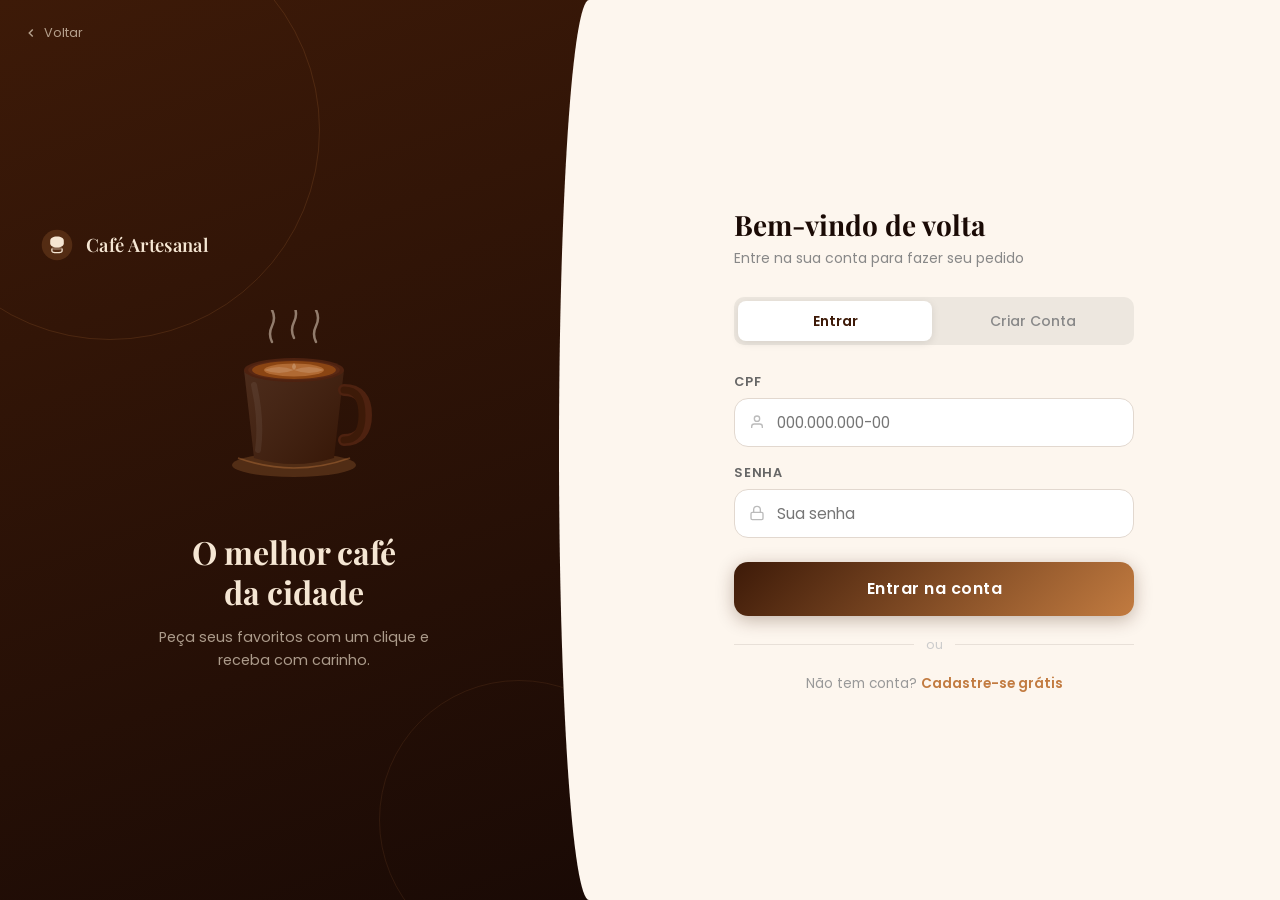
<file: login.html>
<!doctype html>
<html lang="pt-BR">
  <head>
    <meta charset="UTF-8" />
    <meta name="viewport" content="width=device-width, initial-scale=1.0" />
    <title>Café Artesanal | Entrar</title>
    <link rel="preconnect" href="https://fonts.googleapis.com" />
    <link rel="preconnect" href="https://fonts.gstatic.com" crossorigin />
    <link href="https://fonts.googleapis.com/css2?family=Playfair+Display:wght@400;600;700&family=Poppins:wght@300;400;500;600;700&display=swap" rel="stylesheet" />
    <style>
      *, *::before, *::after { box-sizing: border-box; margin: 0; padding: 0; }

      :root {
        --espresso:    #1A0A05;
        --roast:       #3D1A08;
        --caramel:     #C27B40;
        --latte:       #D4956A;
        --cream:       #F5E6D3;
        --foam:        #FDF6EE;
        --text-dark:   #1A0A05;
        --text-light:  #F5E6D3;
        --text-muted:  rgba(245,230,211,0.65);
        --radius:      14px;
        --trans:       0.25s ease;
      }

      html, body {
        height: 100%;
        font-family: 'Poppins', sans-serif;
      }

      body {
        display: flex;
        min-height: 100vh;
        background: var(--espresso);
        overflow-x: hidden;
      }

      /* ─── Toast ──────────────────────────────────────────────── */
      .toast-container {
        position: fixed; top: 1.25rem; right: 1.25rem;
        z-index: 9999; display: flex; flex-direction: column; gap: .6rem;
      }
      .toast {
        background: #fff; padding: .85rem 1.25rem;
        border-radius: 10px; box-shadow: 0 8px 30px rgba(0,0,0,0.18);
        display: flex; align-items: center; gap: .75rem; min-width: 280px;
        animation: slideInRight .3s ease-out;
        font-family: 'Poppins', sans-serif; font-size: .875rem;
      }
      .toast.success { border-left: 4px solid #27ae60; }
      .toast.error   { border-left: 4px solid #e74c3c; }
      .toast.info    { border-left: 4px solid #3498db; }
      .toast.hiding  { animation: slideOutRight .3s ease-out forwards; }
      @keyframes slideInRight  { from { opacity:0; transform:translateX(120%) } to { opacity:1; transform:translateX(0) } }
      @keyframes slideOutRight { from { opacity:1; transform:translateX(0) }    to { opacity:0; transform:translateX(120%) } }

      /* ─── Layout ─────────────────────────────────────────────── */
      .auth-left {
        flex: 0 0 46%;
        background: linear-gradient(160deg, var(--roast) 0%, var(--espresso) 100%);
        display: flex;
        flex-direction: column;
        align-items: center;
        justify-content: center;
        padding: 3rem 2.5rem;
        position: relative;
        overflow: hidden;
      }

      /* decorative circles */
      .auth-left::before {
        content: '';
        position: absolute;
        width: 420px; height: 420px;
        border-radius: 50%;
        border: 1.5px solid rgba(194,123,64,0.18);
        top: -80px; left: -100px;
        pointer-events: none;
      }
      .auth-left::after {
        content: '';
        position: absolute;
        width: 280px; height: 280px;
        border-radius: 50%;
        border: 1.5px solid rgba(194,123,64,0.12);
        bottom: -60px; right: -70px;
        pointer-events: none;
      }

      .auth-right {
        flex: 1;
        background: var(--foam);
        display: flex;
        align-items: center;
        justify-content: center;
        padding: 2.5rem 2rem;
        position: relative;
      }

      /* curved connector */
      .auth-right::before {
        content: '';
        position: absolute;
        left: -30px; top: 0; bottom: 0;
        width: 60px;
        background: var(--foam);
        border-radius: 50% 0 0 50% / 50% 0 0 50%;
      }

      /* ─── Left panel content ─────────────────────────────────── */
      .brand-badge {
        display: flex;
        align-items: center;
        gap: .75rem;
        margin-bottom: 3rem;
        align-self: flex-start;
        position: relative;
        z-index: 1;
      }

      .brand-badge span {
        color: var(--cream);
        font-family: 'Playfair Display', serif;
        font-size: 1.15rem;
        font-weight: 600;
        letter-spacing: .02em;
      }

      .coffee-art {
        position: relative;
        z-index: 1;
        margin-bottom: 2.5rem;
      }

      /* animated steam */
      .steam-line {
        transform-origin: bottom center;
        animation: steam 2.2s ease-in-out infinite;
      }
      .steam-line:nth-child(2) { animation-delay: .4s; }
      .steam-line:nth-child(3) { animation-delay: .8s; }
      @keyframes steam {
        0%, 100% { opacity: 0; transform: translateY(0) scaleX(1); }
        40%       { opacity: .7; }
        100%      { opacity: 0; transform: translateY(-18px) scaleX(1.3); }
      }

      .left-headline {
        color: var(--cream);
        font-family: 'Playfair Display', serif;
        font-size: 2rem;
        font-weight: 700;
        line-height: 1.25;
        margin-bottom: .9rem;
        text-align: center;
        position: relative;
        z-index: 1;
      }

      .left-sub {
        color: var(--text-muted);
        font-size: .9rem;
        text-align: center;
        line-height: 1.6;
        max-width: 280px;
        position: relative;
        z-index: 1;
      }


      /* ─── Right panel ────────────────────────────────────────── */
      .auth-box {
        width: 100%;
        max-width: 400px;
        position: relative;
        z-index: 1;
        animation: fadeUp .45s ease-out;
      }

      @keyframes fadeUp {
        from { opacity: 0; transform: translateY(24px); }
        to   { opacity: 1; transform: translateY(0); }
      }

      .auth-box-title {
        font-family: 'Playfair Display', serif;
        font-size: 1.75rem;
        font-weight: 700;
        color: var(--text-dark);
        margin-bottom: .3rem;
      }

      .auth-box-sub {
        font-size: .875rem;
        color: #888;
        margin-bottom: 1.75rem;
      }

      /* ─── Tabs ───────────────────────────────────────────────── */
      .auth-tabs {
        display: flex;
        background: #ede7df;
        border-radius: 10px;
        padding: 4px;
        margin-bottom: 1.75rem;
        gap: 4px;
      }

      .auth-tab {
        flex: 1;
        padding: .6rem;
        border: none;
        border-radius: 8px;
        background: transparent;
        font-family: 'Poppins', sans-serif;
        font-size: .875rem;
        font-weight: 500;
        color: #888;
        cursor: pointer;
        transition: all var(--trans);
      }

      .auth-tab.active {
        background: #fff;
        color: var(--roast);
        font-weight: 600;
        box-shadow: 0 2px 8px rgba(0,0,0,0.1);
      }

      /* ─── Panels ─────────────────────────────────────────────── */
      .auth-panel { display: none; }
      .auth-panel.active { display: block; animation: fadeUp .3s ease-out; }

      /* ─── Form ───────────────────────────────────────────────── */
      .form-group {
        margin-bottom: 1.1rem;
      }

      .form-group label {
        display: block;
        font-size: .8rem;
        font-weight: 600;
        color: #666;
        margin-bottom: .4rem;
        text-transform: uppercase;
        letter-spacing: .05em;
      }

      .input-wrap {
        position: relative;
      }

      .input-icon {
        position: absolute;
        left: .9rem;
        top: 50%;
        transform: translateY(-50%);
        color: #bbb;
        pointer-events: none;
        transition: color var(--trans);
      }

      .input-wrap input {
        width: 100%;
        padding: .75rem 1rem .75rem 2.6rem;
        border: 1.5px solid #e2d8cf;
        border-radius: var(--radius);
        background: #fff;
        color: var(--text-dark);
        font-family: 'Poppins', sans-serif;
        font-size: .95rem;
        transition: border-color var(--trans), box-shadow var(--trans);
        outline: none;
      }

      .input-wrap input:focus {
        border-color: var(--caramel);
        box-shadow: 0 0 0 3.5px rgba(194,123,64,0.14);
      }

      .input-wrap input:focus + .input-icon,
      .input-wrap:focus-within .input-icon {
        color: var(--caramel);
      }

      .input-hint {
        font-size: .75rem;
        color: #aaa;
        margin-top: .3rem;
        padding-left: .2rem;
      }

      /* ─── Error ──────────────────────────────────────────────── */
      .auth-error {
        background: #fff0f0;
        color: #c0392b;
        border: 1px solid #f5c6cb;
        border-radius: 10px;
        padding: .65rem 1rem;
        font-size: .85rem;
        margin-bottom: 1rem;
        display: none;
        animation: fadeUp .25s ease-out;
      }
      .auth-error.visible { display: flex; align-items: center; gap: .5rem; }

      /* ─── Submit button ──────────────────────────────────────── */
      .btn-auth {
        width: 100%;
        padding: .9rem;
        background: linear-gradient(135deg, var(--roast), var(--caramel));
        color: #fff;
        border: none;
        border-radius: var(--radius);
        font-family: 'Poppins', sans-serif;
        font-size: 1rem;
        font-weight: 600;
        cursor: pointer;
        letter-spacing: .03em;
        transition: opacity var(--trans), transform var(--trans), box-shadow var(--trans);
        box-shadow: 0 4px 18px rgba(61,26,8,0.3);
        margin-top: .4rem;
      }
      .btn-auth:hover   { opacity: .92; transform: translateY(-1px); box-shadow: 0 6px 22px rgba(61,26,8,0.35); }
      .btn-auth:active  { transform: translateY(0); }
      .btn-auth:disabled { opacity: .6; cursor: not-allowed; transform: none; box-shadow: none; }

      /* ─── Footer link ────────────────────────────────────────── */
      .auth-footer-link {
        text-align: center;
        margin-top: 1.25rem;
        font-size: .85rem;
        color: #999;
      }
      .auth-footer-link a {
        color: var(--caramel);
        font-weight: 600;
        text-decoration: none;
        cursor: pointer;
      }
      .auth-footer-link a:hover { text-decoration: underline; }

      .divider {
        display: flex; align-items: center; gap: .75rem;
        margin: 1.25rem 0; color: #ccc; font-size: .8rem;
      }
      .divider::before, .divider::after {
        content: ''; flex: 1; height: 1px; background: #e8e0d8;
      }

      /* ─── Back link ──────────────────────────────────────────── */
      .back-home {
        position: absolute;
        top: 1.5rem; left: 1.5rem;
        display: flex; align-items: center; gap: .4rem;
        color: var(--text-muted);
        font-size: .8rem;
        text-decoration: none;
        transition: color var(--trans);
        z-index: 2;
      }
      .back-home:hover { color: var(--cream); }

      /* ─── Responsive ─────────────────────────────────────────── */
      @media (max-width: 768px) {
        body { flex-direction: column; }

        .auth-left {
          flex: 0 0 auto;
          padding: 2.5rem 1.5rem 4rem;
          min-height: 260px;
        }
        .auth-left::before { width: 280px; height: 280px; top: -60px; left: -60px; }
        .auth-left::after  { display: none; }

        .auth-right {
          flex: 1;
          padding: 2rem 1.25rem;
        }
        .auth-right::before {
          left: 0; right: 0; top: -30px; bottom: auto;
          width: 100%; height: 60px;
          border-radius: 50% 50% 0 0 / 100% 100% 0 0;
        }

        .brand-badge { margin-bottom: 1.5rem; }
        .coffee-art  { margin-bottom: 1.25rem; }
        .left-headline { font-size: 1.5rem; }
        .left-dots { margin-top: 1.5rem; }
        .auth-box { max-width: 100%; }
      }

      @media (max-width: 400px) {
        .auth-right { padding: 1.75rem 1rem; }
      }
    </style>
  </head>
  <body>

    <!-- Toast -->
    <div class="toast-container" id="toastContainer"></div>

    <!-- ─── Left Panel ──────────────────────────────────────── -->
    <aside class="auth-left">
      <a href="index.html" class="back-home">
        <svg width="14" height="14" viewBox="0 0 24 24" fill="none" stroke="currentColor" stroke-width="2.5">
          <polyline points="15 18 9 12 15 6"/>
        </svg>
        Voltar
      </a>

      <div class="brand-badge">
        <svg width="34" height="34" viewBox="0 0 40 40" fill="none">
          <circle cx="20" cy="20" r="18" fill="rgba(194,123,64,0.22)"/>
          <path d="M20 10C15 10 12 12 12 15V18C12 21 15 23 20 23C25 23 28 21 28 18V15C28 12 25 10 20 10Z" fill="#F5E6D3"/>
          <ellipse cx="20" cy="24" rx="6" ry="1.8" fill="rgba(245,230,211,0.3)"/>
          <path d="M14 24V27C14 28 16 29 20 29C24 29 26 28 26 27V24" stroke="#F5E6D3" stroke-width="1.5"/>
        </svg>
        <span>Café Artesanal</span>
      </div>

      <!-- Illustrated coffee cup -->
      <div class="coffee-art">
        <svg width="160" height="175" viewBox="0 0 160 175" fill="none" xmlns="http://www.w3.org/2000/svg">
          <!-- steam lines -->
          <path class="steam-line" d="M58 32 Q54 24 58 16 Q62 8 58 0" stroke="rgba(245,230,211,0.5)" stroke-width="2.5" stroke-linecap="round" fill="none"/>
          <path class="steam-line" d="M80 28 Q76 20 80 12 Q84 4 80 -4" stroke="rgba(245,230,211,0.5)" stroke-width="2.5" stroke-linecap="round" fill="none"/>
          <path class="steam-line" d="M102 32 Q98 24 102 16 Q106 8 102 0" stroke="rgba(245,230,211,0.5)" stroke-width="2.5" stroke-linecap="round" fill="none"/>
          <!-- saucer -->
          <ellipse cx="80" cy="155" rx="62" ry="12" fill="rgba(194,123,64,0.25)"/>
          <path d="M24 148 Q80 168 136 148" stroke="rgba(194,123,64,0.4)" stroke-width="1.5" fill="none"/>
          <!-- cup body -->
          <path d="M30 60 L40 148 Q80 160 120 148 L130 60 Z" fill="#3D1A08"/>
          <path d="M30 60 L40 148 Q80 160 120 148 L130 60 Z" fill="url(#cupGrad)"/>
          <!-- cup rim -->
          <ellipse cx="80" cy="60" rx="50" ry="12" fill="#4E2210"/>
          <ellipse cx="80" cy="60" rx="46" ry="10" fill="#5A2813"/>
          <!-- coffee surface -->
          <ellipse cx="80" cy="60" rx="42" ry="9" fill="#8B4513"/>
          <!-- latte art - leaf -->
          <ellipse cx="80" cy="60" rx="30" ry="6.5" fill="#C27B40" opacity=".7"/>
          <path d="M50 60 Q65 54 80 60 Q65 66 50 60Z" fill="rgba(245,230,211,0.18)"/>
          <path d="M80 60 Q95 54 110 60 Q95 66 80 60Z" fill="rgba(245,230,211,0.18)"/>
          <path d="M80 53 Q84 57 80 60 Q76 57 80 53Z" fill="rgba(245,230,211,0.25)"/>
          <!-- handle -->
          <path d="M130 80 Q152 80 152 105 Q152 130 130 130" stroke="#4E2210" stroke-width="12" stroke-linecap="round" fill="none"/>
          <path d="M130 80 Q148 80 148 105 Q148 130 130 130" stroke="#3D1A08" stroke-width="7" stroke-linecap="round" fill="none"/>
          <!-- shimmer on cup -->
          <path d="M40 75 Q48 110 44 140" stroke="rgba(255,255,255,0.06)" stroke-width="6" stroke-linecap="round"/>
          <defs>
            <linearGradient id="cupGrad" x1="30" y1="60" x2="130" y2="148" gradientUnits="userSpaceOnUse">
              <stop offset="0%" stop-color="rgba(255,255,255,0.08)"/>
              <stop offset="100%" stop-color="rgba(0,0,0,0.1)"/>
            </linearGradient>
          </defs>
        </svg>
      </div>

      <h2 class="left-headline">O melhor café<br>da cidade</h2>
      <p class="left-sub">Peça seus favoritos com um clique e receba com carinho.</p>

    </aside>

    <!-- ─── Right Panel ─────────────────────────────────────── -->
    <main class="auth-right">
      <div class="auth-box">
        <h1 class="auth-box-title" id="authTitle">Bem-vindo de volta</h1>
        <p class="auth-box-sub" id="authSub">Entre na sua conta para fazer seu pedido</p>

        <!-- Tabs -->
        <div class="auth-tabs">
          <button class="auth-tab active" id="tabLogin" onclick="trocarAba('login')">Entrar</button>
          <button class="auth-tab" id="tabCadastro" onclick="trocarAba('cadastro')">Criar Conta</button>
        </div>

        <!-- LOGIN PANEL -->
        <div class="auth-panel active" id="panelLogin">
          <div class="auth-error" id="erroLogin">
            <svg width="15" height="15" viewBox="0 0 24 24" fill="none" stroke="currentColor" stroke-width="2"><circle cx="12" cy="12" r="10"/><line x1="12" y1="8" x2="12" y2="12"/><line x1="12" y1="16" x2="12.01" y2="16"/></svg>
            <span></span>
          </div>
          <form id="formLogin" onsubmit="handleLogin(event)">
            <div class="form-group">
              <label for="loginCpf">CPF</label>
              <div class="input-wrap">
                <input type="text" id="loginCpf" placeholder="000.000.000-00" maxlength="14" required autocomplete="username"/>
                <svg class="input-icon" width="16" height="16" viewBox="0 0 24 24" fill="none" stroke="currentColor" stroke-width="2">
                  <path d="M20 21v-2a4 4 0 0 0-4-4H8a4 4 0 0 0-4 4v2"/><circle cx="12" cy="7" r="4"/>
                </svg>
              </div>
            </div>
            <div class="form-group">
              <label for="loginSenha">Senha</label>
              <div class="input-wrap">
                <input type="password" id="loginSenha" placeholder="Sua senha" required autocomplete="current-password"/>
                <svg class="input-icon" width="16" height="16" viewBox="0 0 24 24" fill="none" stroke="currentColor" stroke-width="2">
                  <rect x="3" y="11" width="18" height="11" rx="2" ry="2"/><path d="M7 11V7a5 5 0 0 1 10 0v4"/>
                </svg>
              </div>
            </div>
            <button type="submit" class="btn-auth" id="btnLogin">Entrar na conta</button>
          </form>
          <div class="divider">ou</div>
          <div class="auth-footer-link">
            Não tem conta? <a onclick="trocarAba('cadastro')">Cadastre-se grátis</a>
          </div>
        </div>

        <!-- CADASTRO PANEL -->
        <div class="auth-panel" id="panelCadastro">
          <div class="auth-error" id="erroCadastro">
            <svg width="15" height="15" viewBox="0 0 24 24" fill="none" stroke="currentColor" stroke-width="2"><circle cx="12" cy="12" r="10"/><line x1="12" y1="8" x2="12" y2="12"/><line x1="12" y1="16" x2="12.01" y2="16"/></svg>
            <span></span>
          </div>
          <form id="formCadastro" onsubmit="handleCadastro(event)">
            <div class="form-group">
              <label for="cadNome">Nome completo</label>
              <div class="input-wrap">
                <input type="text" id="cadNome" placeholder="Seu nome completo" required autocomplete="name"/>
                <svg class="input-icon" width="16" height="16" viewBox="0 0 24 24" fill="none" stroke="currentColor" stroke-width="2">
                  <path d="M20 21v-2a4 4 0 0 0-4-4H8a4 4 0 0 0-4 4v2"/><circle cx="12" cy="7" r="4"/>
                </svg>
              </div>
            </div>
            <div class="form-group">
              <label for="cadTelefone">Telefone</label>
              <div class="input-wrap">
                <input type="text" id="cadTelefone" placeholder="(11) 99999-9999" maxlength="15" autocomplete="tel"/>
                <svg class="input-icon" width="16" height="16" viewBox="0 0 24 24" fill="none" stroke="currentColor" stroke-width="2">
                  <path d="M22 16.92v3a2 2 0 0 1-2.18 2 19.79 19.79 0 0 1-8.63-3.07 19.5 19.5 0 0 1-6-6 19.79 19.79 0 0 1-3.07-8.67A2 2 0 0 1 4.11 2h3a2 2 0 0 1 2 1.72c.127.96.361 1.903.7 2.81a2 2 0 0 1-.45 2.11L8.09 9.91a16 16 0 0 0 6 6l1.27-1.27a2 2 0 0 1 2.11-.45c.907.339 1.85.573 2.81.7A2 2 0 0 1 22 16.92z"/>
                </svg>
              </div>
            </div>
            <div class="form-group">
              <label for="cadCpf">CPF</label>
              <div class="input-wrap">
                <input type="text" id="cadCpf" placeholder="000.000.000-00" maxlength="14" required autocomplete="off"/>
                <svg class="input-icon" width="16" height="16" viewBox="0 0 24 24" fill="none" stroke="currentColor" stroke-width="2">
                  <rect x="2" y="5" width="20" height="14" rx="2"/><line x1="2" y1="10" x2="22" y2="10"/>
                </svg>
              </div>
              <div class="input-hint">Será usado para fazer login</div>
            </div>
            <div class="form-group">
              <label for="cadSenha">Senha</label>
              <div class="input-wrap">
                <input type="password" id="cadSenha" placeholder="Mínimo 6 caracteres" minlength="6" required autocomplete="new-password"/>
                <svg class="input-icon" width="16" height="16" viewBox="0 0 24 24" fill="none" stroke="currentColor" stroke-width="2">
                  <rect x="3" y="11" width="18" height="11" rx="2" ry="2"/><path d="M7 11V7a5 5 0 0 1 10 0v4"/>
                </svg>
              </div>
            </div>
            <div class="form-group">
              <label for="cadConfirmar">Confirmar senha</label>
              <div class="input-wrap">
                <input type="password" id="cadConfirmar" placeholder="Repita a senha" required autocomplete="new-password"/>
                <svg class="input-icon" width="16" height="16" viewBox="0 0 24 24" fill="none" stroke="currentColor" stroke-width="2">
                  <path d="M9 12l2 2 4-4"/><rect x="3" y="11" width="18" height="11" rx="2" ry="2"/><path d="M7 11V7a5 5 0 0 1 10 0v4"/>
                </svg>
              </div>
            </div>
            <button type="submit" class="btn-auth" id="btnCadastro">Criar minha conta</button>
          </form>
          <div class="divider">ou</div>
          <div class="auth-footer-link">
            Já tem conta? <a onclick="trocarAba('login')">Faça login</a>
          </div>
        </div>

      </div>
    </main>

    <!-- Scripts -->
    <script src="js/api.js"></script>
    <script src="js/auth.js"></script>
    <script src="js/utils.js"></script>
    <script src="js/data.js"></script>
    <script>
      document.addEventListener('DOMContentLoaded', () => {
        // Se já logado, redirecionar
        if (auth.estaLogado()) {
          const params = new URLSearchParams(window.location.search);
          window.location.href = params.get('redirect') || (auth.eAdmin() ? 'admin.html' : 'index.html');
          return;
        }

        // Máscaras
        document.getElementById('loginCpf').addEventListener('input', mascaraCpf);
        document.getElementById('cadCpf').addEventListener('input', mascaraCpf);
        document.getElementById('cadTelefone').addEventListener('input', mascaraTelefone);

        // Verificar aba por query param
        const params = new URLSearchParams(window.location.search);
        if (params.get('tab') === 'cadastro') trocarAba('cadastro');

      });

      // ── Tab switching ─────────────────────────────────────────
      const tabTitles = {
        login:    { title: 'Bem-vindo de volta',  sub: 'Entre na sua conta para fazer seu pedido' },
        cadastro: { title: 'Crie sua conta',       sub: 'Cadastre-se gratuitamente e comece a pedir' }
      };

      function trocarAba(aba) {
        document.querySelectorAll('.auth-tab').forEach(t => t.classList.remove('active'));
        document.querySelectorAll('.auth-panel').forEach(p => p.classList.remove('active'));
        document.getElementById('tab' + capitalize(aba)).classList.add('active');
        document.getElementById('panel' + capitalize(aba)).classList.add('active');
        document.getElementById('authTitle').textContent = tabTitles[aba].title;
        document.getElementById('authSub').textContent   = tabTitles[aba].sub;
        limparErros();
      }

      function capitalize(s) { return s.charAt(0).toUpperCase() + s.slice(1); }

      // ── Error helpers ─────────────────────────────────────────
      function mostrarErro(id, msg) {
        const el   = document.getElementById(id);
        const span = el.querySelector('span');
        if (span) span.textContent = msg;
        else      el.textContent   = msg;
        el.classList.add('visible');
      }

      function limparErros() {
        document.querySelectorAll('.auth-error').forEach(e => {
          e.classList.remove('visible');
          const span = e.querySelector('span');
          if (span) span.textContent = '';
        });
      }

      // ── Masks ─────────────────────────────────────────────────
      function mascaraCpf(e) {
        let v = e.target.value.replace(/\D/g, '').slice(0, 11);
        if (v.length > 9) v = v.replace(/(\d{3})(\d{3})(\d{3})(\d{0,2})/, '$1.$2.$3-$4');
        else if (v.length > 6) v = v.replace(/(\d{3})(\d{3})(\d{0,3})/, '$1.$2.$3');
        else if (v.length > 3) v = v.replace(/(\d{3})(\d{0,3})/, '$1.$2');
        e.target.value = v;
      }

      function mascaraTelefone(e) {
        let v = e.target.value.replace(/\D/g, '').slice(0, 11);
        if (v.length > 10)      v = v.replace(/(\d{2})(\d{5})(\d{0,4})/, '($1) $2-$3');
        else if (v.length > 6)  v = v.replace(/(\d{2})(\d{4})(\d{0,4})/, '($1) $2-$3');
        else if (v.length > 2)  v = v.replace(/(\d{2})(\d{0,5})/, '($1) $2');
        e.target.value = v;
      }

      // ── Login ─────────────────────────────────────────────────
      async function handleLogin(e) {
        e.preventDefault();
        limparErros();
        const btn = document.getElementById('btnLogin');
        btn.disabled = true;
        btn.textContent = 'Entrando...';

        try {
          const cpf   = document.getElementById('loginCpf').value.trim();
          const senha = document.getElementById('loginSenha').value;
          const resp  = await api.login({ cpf, senha });
          auth.salvar(resp);
          toast.show(resp.mensagem || 'Login realizado!', 'success');
          const params = new URLSearchParams(window.location.search);
          setTimeout(() => {
            window.location.href = params.get('redirect') || (auth.eAdmin() ? 'admin.html' : 'index.html');
          }, 600);
        } catch (err) {
          mostrarErro('erroLogin', err.message);
          btn.disabled = false;
          btn.textContent = 'Entrar na conta';
        }
      }

      // ── Cadastro ──────────────────────────────────────────────
      async function handleCadastro(e) {
        e.preventDefault();
        limparErros();

        const nome      = document.getElementById('cadNome').value.trim();
        const telefone  = document.getElementById('cadTelefone').value.trim();
        const cpf       = document.getElementById('cadCpf').value.trim();
        const senha     = document.getElementById('cadSenha').value;
        const confirmar = document.getElementById('cadConfirmar').value;

        if (senha !== confirmar) {
          mostrarErro('erroCadastro', 'As senhas não coincidem.');
          return;
        }
        if (senha.length < 6) {
          mostrarErro('erroCadastro', 'A senha deve ter ao menos 6 caracteres.');
          return;
        }

        const btn = document.getElementById('btnCadastro');
        btn.disabled = true;
        btn.textContent = 'Criando conta...';

        try {
          const resp = await api.cadastrar({ nome, telefone: telefone || null, cpf, senha });
          auth.salvar(resp);
          toast.show(resp.mensagem || 'Conta criada com sucesso!', 'success');
          setTimeout(() => { window.location.href = 'index.html'; }, 600);
        } catch (err) {
          mostrarErro('erroCadastro', err.message);
          btn.disabled = false;
          btn.textContent = 'Criar minha conta';
        }
      }
    </script>
  </body>
</html>
</file>
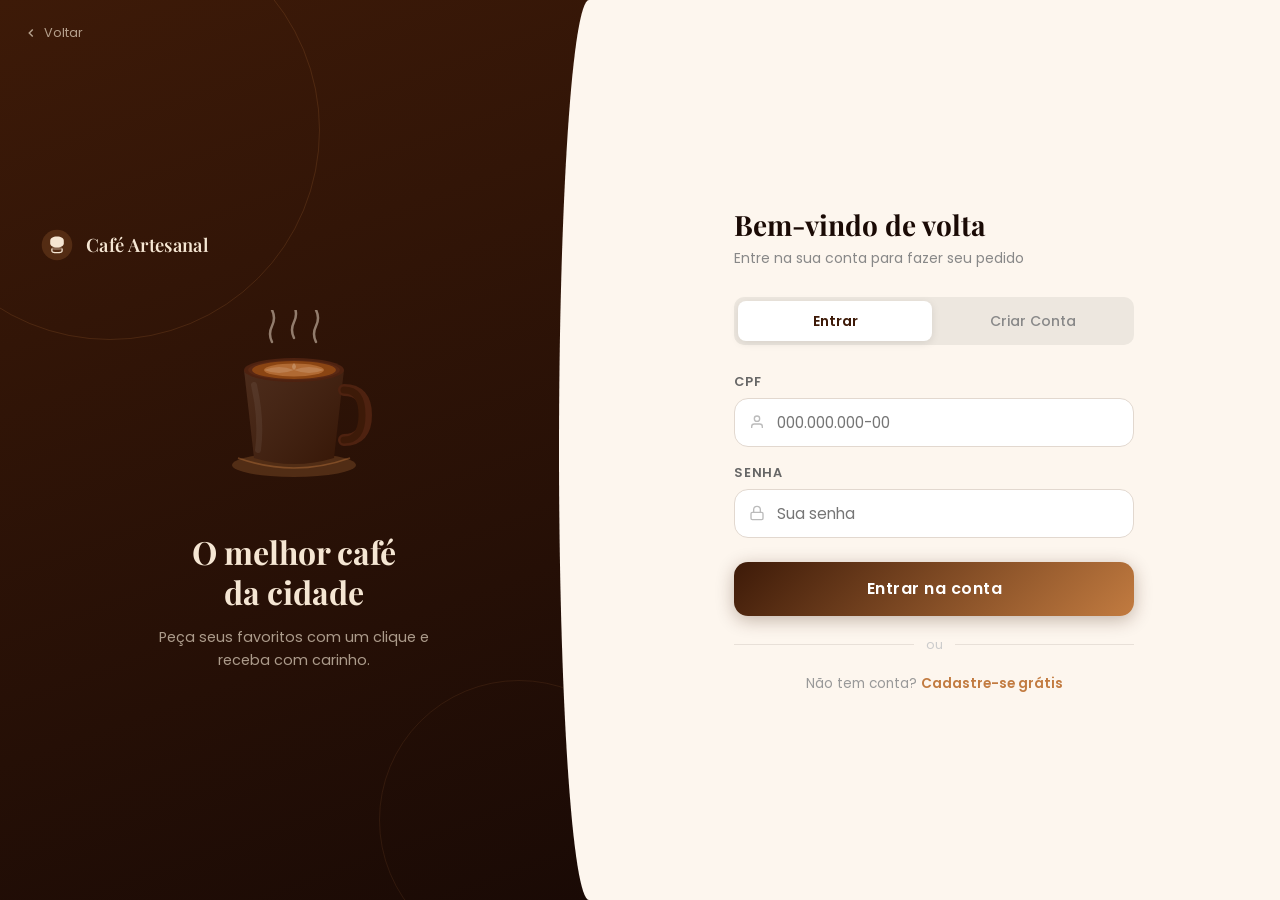
<file: pedidos.html>
<!DOCTYPE html>
<html lang="pt-BR">
<head>
    <meta charset="UTF-8">
    <meta name="viewport" content="width=device-width, initial-scale=1.0">
    <meta name="description" content="Histórico de pedidos">
    <title>Meus Pedidos | Café Artesanal</title>
    <link rel="preconnect" href="https://fonts.googleapis.com">
    <link rel="preconnect" href="https://fonts.gstatic.com" crossorigin>
    <link href="https://fonts.googleapis.com/css2?family=Poppins:wght@300;400;500;600;700&family=Open+Sans:wght@300;400;600&display=swap" rel="stylesheet">
    <link rel="stylesheet" href="css/style.css">
</head>
<body>
    <!-- Toast Notifications -->
    <div class="toast-container" id="toastContainer"></div>

    <!-- Navbar -->
    <nav class="navbar" id="navbar">
        <div class="container">
            <div class="nav-content">
                <div class="logo">
                    <svg width="40" height="40" viewBox="0 0 40 40" fill="none">
                        <circle cx="20" cy="20" r="18" fill="#4B2E2B"/>
                        <path d="M20 10C15 10 12 12 12 15V18C12 21 15 23 20 23C25 23 28 21 28 18V15C28 12 25 10 20 10Z" fill="#F5E6D3"/>
                        <ellipse cx="20" cy="25" rx="6" ry="2" fill="#4B2E2B"/>
                        <path d="M14 25V28C14 29 16 30 20 30C24 30 26 29 26 28V25" stroke="#4B2E2B" stroke-width="1.5"/>
                    </svg>
                    <span>Café Artesanal</span>
                </div>
                <div class="nav-links" id="navLinks">
                    <a href="index.html" class="nav-link">Início</a>
                    <a href="produtos.html" class="nav-link">Produtos</a>
                    <a href="index.html#sobre" class="nav-link">Sobre</a>
                    <a href="carrinho.html" class="nav-link cart-link">
                        <svg width="20" height="20" viewBox="0 0 24 24" fill="none" stroke="currentColor" stroke-width="2">
                            <circle cx="9" cy="21" r="1"/>
                            <circle cx="20" cy="21" r="1"/>
                            <path d="M1 1h4l2.68 13.39a2 2 0 0 0 2 1.61h9.72a2 2 0 0 0 2-1.61L23 6H6"/>
                        </svg>
                        <span class="cart-count" id="cartCount">0</span>
                    </a>
                    <a href="pedidos.html" class="nav-link active">Pedidos</a>
                    <div id="authNav"></div>
                    <button class="theme-toggle" id="themeToggle" aria-label="Alternar tema">
                        <svg class="sun-icon" width="20" height="20" viewBox="0 0 24 24" fill="none" stroke="currentColor" stroke-width="2">
                            <circle cx="12" cy="12" r="5"/>
                            <line x1="12" y1="1" x2="12" y2="3"/>
                            <line x1="12" y1="21" x2="12" y2="23"/>
                            <line x1="4.22" y1="4.22" x2="5.64" y2="5.64"/>
                            <line x1="18.36" y1="18.36" x2="19.78" y2="19.78"/>
                            <line x1="1" y1="12" x2="3" y2="12"/>
                            <line x1="21" y1="12" x2="23" y2="12"/>
                            <line x1="4.22" y1="19.78" x2="5.64" y2="18.36"/>
                            <line x1="18.36" y1="5.64" x2="19.78" y2="4.22"/>
                        </svg>
                        <svg class="moon-icon" width="20" height="20" viewBox="0 0 24 24" fill="none" stroke="currentColor" stroke-width="2">
                            <path d="M21 12.79A9 9 0 1 1 11.21 3 7 7 0 0 0 21 12.79z"/>
                        </svg>
                    </button>
                </div>
                <button class="hamburger" id="hamburger" aria-label="Menu">
                    <span></span>
                    <span></span>
                    <span></span>
                </button>
            </div>
        </div>
    </nav>

    <!-- Page Header -->
    <section class="page-header">
        <div class="container">
            <h1 class="page-title">Meus Pedidos</h1>
            <p class="page-description">Acompanhe o status dos seus pedidos</p>
        </div>
    </section>

    <!-- Pedidos -->
    <section class="orders-section">
        <div class="container">
            <!-- Sem Pedidos -->
            <div class="empty-orders" id="emptyOrders">
                <svg width="120" height="120" viewBox="0 0 24 24" fill="none" stroke="currentColor" stroke-width="1">
                    <path d="M16 4h2a2 2 0 0 1 2 2v14a2 2 0 0 1-2 2H6a2 2 0 0 1-2-2V6a2 2 0 0 1 2-2h2"/>
                    <rect x="8" y="2" width="8" height="4" rx="1" ry="1"/>
                </svg>
                <h2>Nenhum pedido realizado</h2>
                <p>Faça seu primeiro pedido e acompanhe por aqui!</p>
                <a href="produtos.html" class="btn btn-primary">Ver Produtos</a>
            </div>

            <!-- Lista de Pedidos -->
            <div class="orders-list" id="ordersList" style="display: none;">
                <!-- Pedidos serão inseridos aqui via JavaScript -->
            </div>
        </div>
    </section>

    <!-- Footer -->
    <footer class="footer">
        <div class="container">
            <div class="footer-grid">
                <div class="footer-column">
                    <div class="footer-logo">
                        <svg width="40" height="40" viewBox="0 0 40 40" fill="none">
                            <circle cx="20" cy="20" r="18" fill="#4B2E2B"/>
                            <path d="M20 10C15 10 12 12 12 15V18C12 21 15 23 20 23C25 23 28 21 28 18V15C28 12 25 10 20 10Z" fill="#F5E6D3"/>
                            <ellipse cx="20" cy="25" rx="6" ry="2" fill="#4B2E2B"/>
                            <path d="M14 25V28C14 29 16 30 20 30C24 30 26 29 26 28V25" stroke="#4B2E2B" stroke-width="1.5"/>
                        </svg>
                        <span>Café Artesanal</span>
                    </div>
                    <p class="footer-description">
                        A melhor experiência em café especial, com grãos selecionados e torra artesanal.
                    </p>
                </div>

                <div class="footer-column">
                    <h3 class="footer-title">Links Rápidos</h3>
                    <ul class="footer-links">
                        <li><a href="index.html">Início</a></li>
                        <li><a href="produtos.html">Produtos</a></li>
                        <li><a href="index.html#sobre">Sobre</a></li>
                        <li><a href="carrinho.html">Carrinho</a></li>
                        <li><a href="pedidos.html">Pedidos</a></li>
                    </ul>
                </div>

                <div class="footer-column">
                    <h3 class="footer-title">Contato</h3>
                    <ul class="footer-contact">
                        <li>
                            <svg width="16" height="16" viewBox="0 0 24 24" fill="none" stroke="currentColor" stroke-width="2">
                                <path d="M21 10c0 7-9 13-9 13s-9-6-9-13a9 9 0 0 1 18 0z"/>
                                <circle cx="12" cy="10" r="3"/>
                            </svg>
                            <span>Rua do Café, 123 - São Paulo, SP</span>
                        </li>
                        <li>
                            <svg width="16" height="16" viewBox="0 0 24 24" fill="none" stroke="currentColor" stroke-width="2">
                                <path d="M22 16.92v3a2 2 0 0 1-2.18 2 19.79 19.79 0 0 1-8.63-3.07 19.5 19.5 0 0 1-6-6 19.79 19.79 0 0 1-3.07-8.67A2 2 0 0 1 4.11 2h3a2 2 0 0 1 2 1.72 12.84 12.84 0 0 0 .7 2.81 2 2 0 0 1-.45 2.11L8.09 9.91a16 16 0 0 0 6 6l1.27-1.27a2 2 0 0 1 2.11-.45 12.84 12.84 0 0 0 2.81.7A2 2 0 0 1 22 16.92z"/>
                            </svg>
                            <span>(11) 98765-4321</span>
                        </li>
                        <li>
                            <svg width="16" height="16" viewBox="0 0 24 24" fill="none" stroke="currentColor" stroke-width="2">
                                <path d="M4 4h16c1.1 0 2 .9 2 2v12c0 1.1-.9 2-2 2H4c-1.1 0-2-.9-2-2V6c0-1.1.9-2 2-2z"/>
                                <polyline points="22,6 12,13 2,6"/>
                            </svg>
                            <span>contato@cafeartesanal.com</span>
                        </li>
                    </ul>
                </div>

                <div class="footer-column">
                    <h3 class="footer-title">Horário</h3>
                    <ul class="footer-hours">
                        <li>
                            <span>Segunda - Sexta</span>
                            <strong>07:00 - 20:00</strong>
                        </li>
                        <li>
                            <span>Sábado - Domingo</span>
                            <strong>08:00 - 18:00</strong>
                        </li>
                    </ul>
                </div>
            </div>

            <div class="footer-bottom">
                <p>&copy; 2024 Café Artesanal. Todos os direitos reservados.</p>
                <p>Desenvolvido com <span class="heart">♥</span> para amantes de café</p>
            </div>
        </div>
    </footer>

    <script src="js/api.js"></script>
    <script src="js/auth.js"></script>
    <script src="js/data.js"></script>
    <script src="js/cart.js"></script>
    <script src="js/utils.js"></script>
    <script src="js/orders.js"></script>
</body>
</html>
</file>
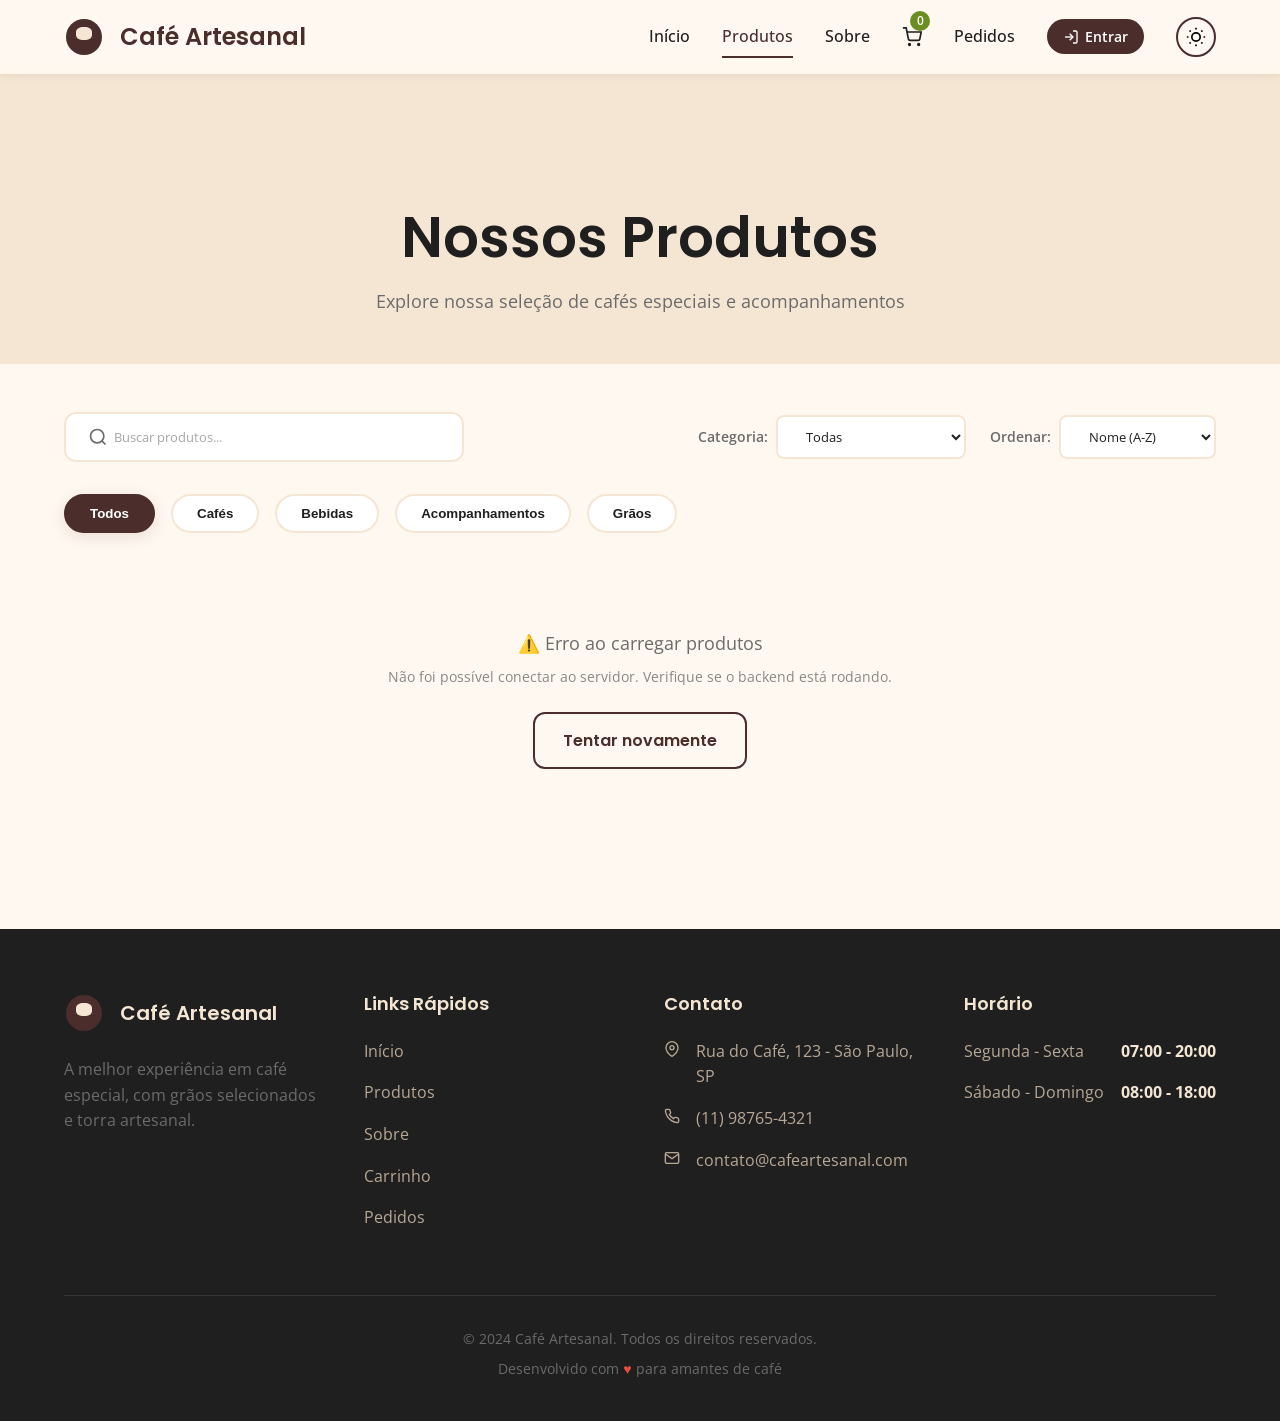
<file: produtos.html>
<!DOCTYPE html>
<html lang="pt-BR">
<head>
    <meta charset="UTF-8">
    <meta name="viewport" content="width=device-width, initial-scale=1.0">
    <meta name="description" content="Confira nossos produtos de café especial">
    <title>Produtos | Café Artesanal</title>
    <link rel="preconnect" href="https://fonts.googleapis.com">
    <link rel="preconnect" href="https://fonts.gstatic.com" crossorigin>
    <link href="https://fonts.googleapis.com/css2?family=Poppins:wght@300;400;500;600;700&family=Open+Sans:wght@300;400;600&display=swap" rel="stylesheet">
    <link rel="stylesheet" href="css/style.css">
</head>
<body>
    <!-- Toast Notifications -->
    <div class="toast-container" id="toastContainer"></div>

    <!-- Navbar -->
    <nav class="navbar" id="navbar">
        <div class="container">
            <div class="nav-content">
                <div class="logo">
                    <svg width="40" height="40" viewBox="0 0 40 40" fill="none">
                        <circle cx="20" cy="20" r="18" fill="#4B2E2B"/>
                        <path d="M20 10C15 10 12 12 12 15V18C12 21 15 23 20 23C25 23 28 21 28 18V15C28 12 25 10 20 10Z" fill="#F5E6D3"/>
                        <ellipse cx="20" cy="25" rx="6" ry="2" fill="#4B2E2B"/>
                        <path d="M14 25V28C14 29 16 30 20 30C24 30 26 29 26 28V25" stroke="#4B2E2B" stroke-width="1.5"/>
                    </svg>
                    <span>Café Artesanal</span>
                </div>
                <div class="nav-links" id="navLinks">
                    <a href="index.html" class="nav-link">Início</a>
                    <a href="produtos.html" class="nav-link active">Produtos</a>
                    <a href="index.html#sobre" class="nav-link">Sobre</a>
                    <a href="carrinho.html" class="nav-link cart-link">
                        <svg width="20" height="20" viewBox="0 0 24 24" fill="none" stroke="currentColor" stroke-width="2">
                            <circle cx="9" cy="21" r="1"/>
                            <circle cx="20" cy="21" r="1"/>
                            <path d="M1 1h4l2.68 13.39a2 2 0 0 0 2 1.61h9.72a2 2 0 0 0 2-1.61L23 6H6"/>
                        </svg>
                        <span class="cart-count" id="cartCount">0</span>
                    </a>
                    <a href="pedidos.html" class="nav-link">Pedidos</a>
                    <div id="authNav"></div>
                    <button class="theme-toggle" id="themeToggle" aria-label="Alternar tema">
                        <svg class="sun-icon" width="20" height="20" viewBox="0 0 24 24" fill="none" stroke="currentColor" stroke-width="2">
                            <circle cx="12" cy="12" r="5"/>
                            <line x1="12" y1="1" x2="12" y2="3"/>
                            <line x1="12" y1="21" x2="12" y2="23"/>
                            <line x1="4.22" y1="4.22" x2="5.64" y2="5.64"/>
                            <line x1="18.36" y1="18.36" x2="19.78" y2="19.78"/>
                            <line x1="1" y1="12" x2="3" y2="12"/>
                            <line x1="21" y1="12" x2="23" y2="12"/>
                            <line x1="4.22" y1="19.78" x2="5.64" y2="18.36"/>
                            <line x1="18.36" y1="5.64" x2="19.78" y2="4.22"/>
                        </svg>
                        <svg class="moon-icon" width="20" height="20" viewBox="0 0 24 24" fill="none" stroke="currentColor" stroke-width="2">
                            <path d="M21 12.79A9 9 0 1 1 11.21 3 7 7 0 0 0 21 12.79z"/>
                        </svg>
                    </button>
                </div>
                <button class="hamburger" id="hamburger" aria-label="Menu">
                    <span></span>
                    <span></span>
                    <span></span>
                </button>
            </div>
        </div>
    </nav>

    <!-- Page Header -->
    <section class="page-header">
        <div class="container">
            <h1 class="page-title">Nossos Produtos</h1>
            <p class="page-description">Explore nossa seleção de cafés especiais e acompanhamentos</p>
        </div>
    </section>

    <!-- Produtos -->
    <section class="products-section">
        <div class="container">
            <!-- Filtros e Busca -->
            <div class="products-toolbar">
                <div class="search-box">
                    <svg width="20" height="20" viewBox="0 0 24 24" fill="none" stroke="currentColor" stroke-width="2">
                        <circle cx="11" cy="11" r="8"/>
                        <path d="m21 21-4.35-4.35"/>
                    </svg>
                    <input 
                        type="text" 
                        id="searchInput" 
                        placeholder="Buscar produtos..."
                        aria-label="Buscar produtos"
                    >
                </div>

                <div class="filters-group">
                    <div class="filter-item">
                        <label for="categoryFilter">Categoria:</label>
                        <select id="categoryFilter" aria-label="Filtrar por categoria">
                            <option value="all">Todas</option>
                            <option value="cafes">Cafés</option>
                            <option value="bebidas">Bebidas</option>
                            <option value="acompanhamentos">Acompanhamentos</option>
                            <option value="graos">Grãos</option>
                        </select>
                    </div>

                    <div class="filter-item">
                        <label for="sortFilter">Ordenar:</label>
                        <select id="sortFilter" aria-label="Ordenar produtos">
                            <option value="name">Nome (A-Z)</option>
                            <option value="price-asc">Preço (Menor)</option>
                            <option value="price-desc">Preço (Maior)</option>
                        </select>
                    </div>
                </div>
            </div>

            <!-- Categorias Pills -->
            <div class="category-pills" id="categoryPills">
                <button class="pill active" data-category="all">Todos</button>
                <button class="pill" data-category="cafes">Cafés</button>
                <button class="pill" data-category="bebidas">Bebidas</button>
                <button class="pill" data-category="acompanhamentos">Acompanhamentos</button>
                <button class="pill" data-category="graos">Grãos</button>
            </div>

            <!-- Grid de Produtos -->
            <div class="products-grid" id="productsGrid">
                <!-- Produtos serão carregados aqui via JavaScript -->
            </div>

            <!-- Mensagem de sem resultados -->
            <div class="no-results" id="noResults" style="display: none;">
                <svg width="64" height="64" viewBox="0 0 24 24" fill="none" stroke="currentColor" stroke-width="1.5">
                    <circle cx="11" cy="11" r="8"/>
                    <path d="m21 21-4.35-4.35"/>
                </svg>
                <h3>Nenhum produto encontrado</h3>
                <p>Tente ajustar seus filtros ou busca</p>
            </div>
        </div>
    </section>

    <!-- Footer -->
    <footer class="footer">
        <div class="container">
            <div class="footer-grid">
                <div class="footer-column">
                    <div class="footer-logo">
                        <svg width="40" height="40" viewBox="0 0 40 40" fill="none">
                            <circle cx="20" cy="20" r="18" fill="#4B2E2B"/>
                            <path d="M20 10C15 10 12 12 12 15V18C12 21 15 23 20 23C25 23 28 21 28 18V15C28 12 25 10 20 10Z" fill="#F5E6D3"/>
                            <ellipse cx="20" cy="25" rx="6" ry="2" fill="#4B2E2B"/>
                            <path d="M14 25V28C14 29 16 30 20 30C24 30 26 29 26 28V25" stroke="#4B2E2B" stroke-width="1.5"/>
                        </svg>
                        <span>Café Artesanal</span>
                    </div>
                    <p class="footer-description">
                        A melhor experiência em café especial, com grãos selecionados e torra artesanal.
                    </p>
                </div>

                <div class="footer-column">
                    <h3 class="footer-title">Links Rápidos</h3>
                    <ul class="footer-links">
                        <li><a href="index.html">Início</a></li>
                        <li><a href="produtos.html">Produtos</a></li>
                        <li><a href="index.html#sobre">Sobre</a></li>
                        <li><a href="carrinho.html">Carrinho</a></li>
                        <li><a href="pedidos.html">Pedidos</a></li>
                    </ul>
                </div>

                <div class="footer-column">
                    <h3 class="footer-title">Contato</h3>
                    <ul class="footer-contact">
                        <li>
                            <svg width="16" height="16" viewBox="0 0 24 24" fill="none" stroke="currentColor" stroke-width="2">
                                <path d="M21 10c0 7-9 13-9 13s-9-6-9-13a9 9 0 0 1 18 0z"/>
                                <circle cx="12" cy="10" r="3"/>
                            </svg>
                            <span>Rua do Café, 123 - São Paulo, SP</span>
                        </li>
                        <li>
                            <svg width="16" height="16" viewBox="0 0 24 24" fill="none" stroke="currentColor" stroke-width="2">
                                <path d="M22 16.92v3a2 2 0 0 1-2.18 2 19.79 19.79 0 0 1-8.63-3.07 19.5 19.5 0 0 1-6-6 19.79 19.79 0 0 1-3.07-8.67A2 2 0 0 1 4.11 2h3a2 2 0 0 1 2 1.72 12.84 12.84 0 0 0 .7 2.81 2 2 0 0 1-.45 2.11L8.09 9.91a16 16 0 0 0 6 6l1.27-1.27a2 2 0 0 1 2.11-.45 12.84 12.84 0 0 0 2.81.7A2 2 0 0 1 22 16.92z"/>
                            </svg>
                            <span>(11) 98765-4321</span>
                        </li>
                        <li>
                            <svg width="16" height="16" viewBox="0 0 24 24" fill="none" stroke="currentColor" stroke-width="2">
                                <path d="M4 4h16c1.1 0 2 .9 2 2v12c0 1.1-.9 2-2 2H4c-1.1 0-2-.9-2-2V6c0-1.1.9-2 2-2z"/>
                                <polyline points="22,6 12,13 2,6"/>
                            </svg>
                            <span>contato@cafeartesanal.com</span>
                        </li>
                    </ul>
                </div>

                <div class="footer-column">
                    <h3 class="footer-title">Horário</h3>
                    <ul class="footer-hours">
                        <li>
                            <span>Segunda - Sexta</span>
                            <strong>07:00 - 20:00</strong>
                        </li>
                        <li>
                            <span>Sábado - Domingo</span>
                            <strong>08:00 - 18:00</strong>
                        </li>
                    </ul>
                </div>
            </div>

            <div class="footer-bottom">
                <p>&copy; 2024 Café Artesanal. Todos os direitos reservados.</p>
                <p>Desenvolvido com <span class="heart">♥</span> para amantes de café</p>
            </div>
        </div>
    </footer>

    <script src="js/api.js"></script>
    <script src="js/autenticacao.js"></script>
    <script src="js/dados.js"></script>
    <script src="js/carrinho.js"></script>
    <script src="js/utilitarios.js"></script>
    <script src="js/produtos.js"></script>
</body>
</html>
</file>
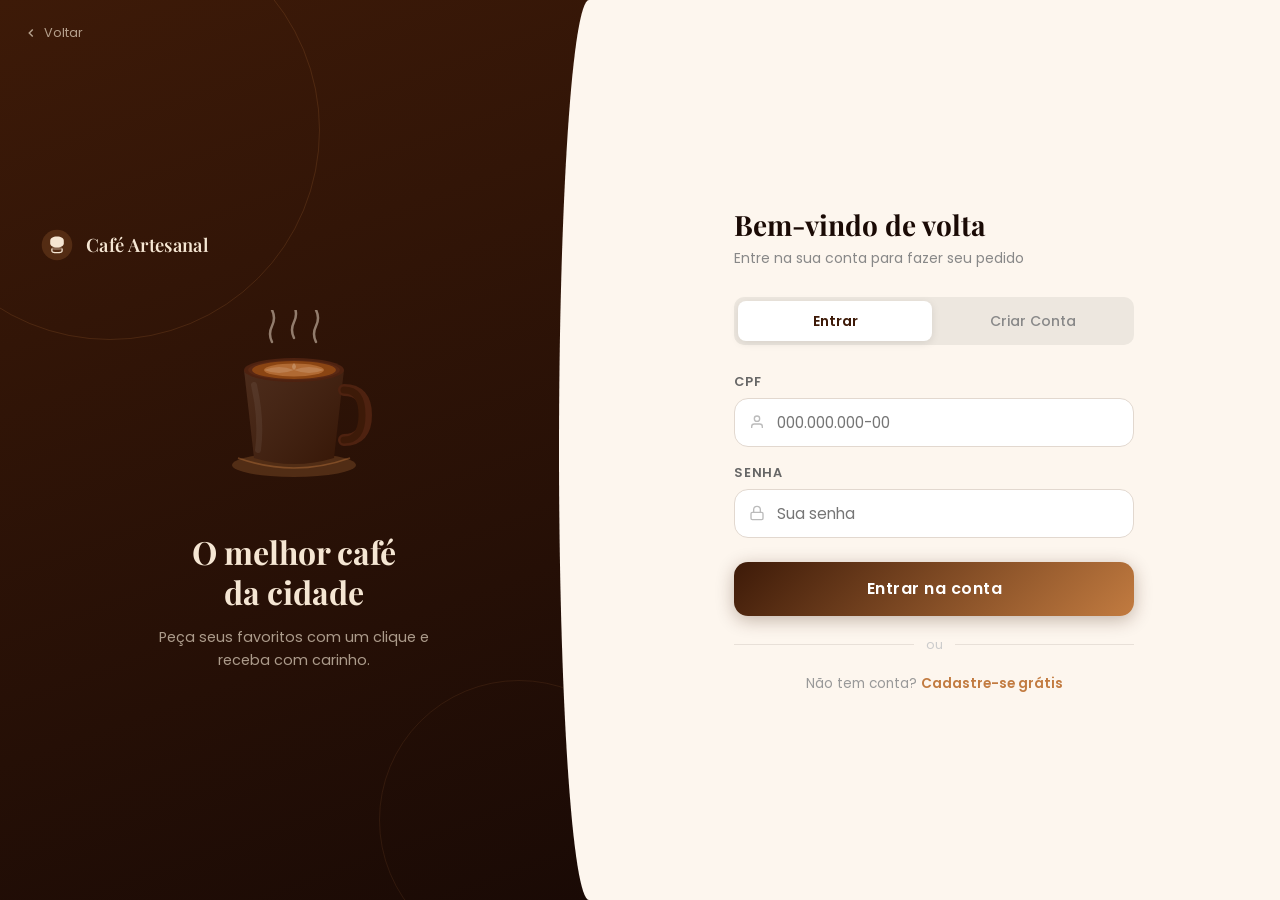
<file: backend/wwwroot/admin.html>
<!doctype html>
<html lang="pt-BR">
  <head>
    <meta charset="UTF-8" />
    <meta name="viewport" content="width=device-width, initial-scale=1.0" />
    <title>Café Artesanal | Painel Admin</title>
    <link rel="preconnect" href="https://fonts.googleapis.com" />
    <link rel="preconnect" href="https://fonts.gstatic.com" crossorigin />
    <link href="https://fonts.googleapis.com/css2?family=Poppins:wght@300;400;500;600;700&family=Open+Sans:wght@300;400;600&display=swap" rel="stylesheet" />
    <link rel="stylesheet" href="css/style.css" />
    <style>
      /* ── Variáveis CSS ausentes em style.css ────────────────── */
      :root {
        --coffee-dark:   #2C1A0E;
        --coffee-medium: #6B3A2A;
        --coffee-light:  #C89B7B;
        --font-primary:  'Poppins', sans-serif;
        --border-color:  rgba(107, 58, 42, 0.18);
      }
      body.dark-mode {
        --coffee-dark:   #1A0E06;
        --coffee-medium: #8B5E4A;
        --border-color:  rgba(200, 155, 123, 0.2);
      }

      .admin-page {
        padding: 90px 0 3rem;
        min-height: 100vh;
        background: var(--bg-primary);
      }
      .admin-header {
        background: linear-gradient(135deg, var(--coffee-dark) 0%, var(--coffee-medium) 100%);
        padding: 1.5rem 0;
        margin-bottom: 2rem;
      }
      .admin-header .container { display: flex; align-items: center; justify-content: space-between; gap: 1rem; }
      .admin-title { color: #fff; font-size: 1.5rem; font-weight: 700; margin: 0; }
      .admin-subtitle { color: rgba(255,255,255,0.8); font-size: 0.875rem; margin: 0.25rem 0 0; }
      .admin-tabs { display: flex; gap: 0.5rem; margin-bottom: 1.5rem; border-bottom: 2px solid var(--border-color); }
      .admin-tab { padding: 0.75rem 1.5rem; background: none; border: none; cursor: pointer; font-family: var(--font-primary); font-size: 0.95rem; font-weight: 500; color: var(--text-secondary); transition: all 0.2s; position: relative; border-radius: 8px 8px 0 0; display: flex; align-items: center; gap: 0.5rem; }
      .admin-tab.active { color: var(--coffee-medium); font-weight: 600; background: var(--bg-secondary); }
      .admin-tab.active::after { content: ''; position: absolute; bottom: -2px; left: 0; right: 0; height: 2px; background: var(--coffee-medium); }
      .admin-tab:hover:not(.active) { color: var(--text-primary); background: var(--bg-tertiary); }
      .admin-panel { display: none; }
      .admin-panel.active { display: block; }
      .admin-toolbar { display: flex; align-items: center; justify-content: space-between; gap: 1rem; margin-bottom: 1.5rem; flex-wrap: wrap; }
      .admin-toolbar h2 { font-size: 1.1rem; font-weight: 600; margin: 0; color: var(--text-primary); }
      .btn-primary { display: inline-flex; align-items: center; gap: 0.4rem; padding: 0.65rem 1.25rem; background: var(--coffee-medium); color: #fff; border: none; border-radius: 10px; font-family: var(--font-primary); font-size: 0.9rem; font-weight: 600; cursor: pointer; transition: opacity 0.2s, transform 0.15s; text-decoration: none; }
      .btn-primary:hover { opacity: 0.88; transform: translateY(-1px); }
      .btn-danger { display: inline-flex; align-items: center; gap: 0.4rem; padding: 0.5rem 0.85rem; background: #e74c3c; color: #fff; border: none; border-radius: 8px; font-size: 0.825rem; font-weight: 600; cursor: pointer; transition: opacity 0.2s; font-family: var(--font-primary); }
      .btn-danger:hover { opacity: 0.85; }
      .btn-secondary { display: inline-flex; align-items: center; gap: 0.4rem; padding: 0.5rem 0.85rem; background: var(--bg-tertiary); color: var(--text-primary); border: 1.5px solid var(--border-color); border-radius: 8px; font-size: 0.825rem; font-weight: 600; cursor: pointer; transition: background 0.2s; font-family: var(--font-primary); }
      .btn-secondary:hover { background: var(--border-color); }
      .product-admin-grid { display: grid; grid-template-columns: repeat(auto-fill, minmax(260px, 1fr)); gap: 1.25rem; }
      .product-admin-card { background: var(--bg-secondary); border-radius: 14px; overflow: hidden; box-shadow: 0 2px 12px rgba(0,0,0,0.08); border: 1px solid var(--border-color); transition: box-shadow 0.2s; }
      .product-admin-card:hover { box-shadow: 0 6px 24px rgba(0,0,0,0.12); }
      .product-admin-img { width: 100%; height: 160px; object-fit: cover; background: var(--bg-tertiary); }
      .product-admin-img-placeholder { width: 100%; height: 160px; background: var(--bg-tertiary); display: flex; align-items: center; justify-content: center; color: var(--text-muted, #aaa); }
      .product-admin-body { padding: 1rem; }
      .product-admin-name { font-weight: 600; font-size: 1rem; color: var(--text-primary); margin: 0 0 0.25rem; white-space: nowrap; overflow: hidden; text-overflow: ellipsis; }
      .product-admin-meta { font-size: 0.8rem; color: var(--text-secondary); margin-bottom: 0.75rem; display: flex; align-items: center; gap: 0.5rem; }
      .product-admin-price { font-size: 1.1rem; font-weight: 700; color: var(--coffee-medium); }
      .product-admin-actions { display: flex; gap: 0.5rem; margin-top: 0.75rem; }
      .badge-destaque { background: #f39c12; color: #fff; padding: 0.15rem 0.5rem; border-radius: 20px; font-size: 0.7rem; font-weight: 600; }
      .modal-overlay { position: fixed; inset: 0; background: rgba(0,0,0,0.55); z-index: 1000; display: flex; align-items: center; justify-content: center; padding: 1rem; opacity: 0; pointer-events: none; transition: opacity 0.2s; }
      .modal-overlay.visible { opacity: 1; pointer-events: all; }
      .modal { background: var(--bg-secondary); border-radius: 18px; width: 100%; max-width: 520px; max-height: 90vh; overflow-y: auto; box-shadow: 0 25px 80px rgba(0,0,0,0.3); transform: translateY(20px); transition: transform 0.2s; }
      .modal-overlay.visible .modal { transform: translateY(0); }
      .modal-header { padding: 1.25rem 1.5rem; border-bottom: 1px solid var(--border-color); display: flex; align-items: center; justify-content: space-between; }
      .modal-header h3 { margin: 0; font-size: 1.1rem; font-weight: 700; color: var(--text-primary); }
      .modal-close { background: none; border: none; cursor: pointer; color: var(--text-secondary); padding: 0.25rem; border-radius: 6px; transition: background 0.15s; }
      .modal-close:hover { background: var(--bg-tertiary); }
      .modal-body { padding: 1.5rem; }
      .modal-footer { padding: 1rem 1.5rem; border-top: 1px solid var(--border-color); display: flex; justify-content: flex-end; gap: 0.75rem; }
      .form-group { margin-bottom: 1.1rem; }
      .form-group label { display: block; font-size: 0.875rem; font-weight: 500; color: var(--text-secondary); margin-bottom: 0.4rem; }
      .form-group input, .form-group select, .form-group textarea { width: 100%; padding: 0.7rem 1rem; border: 1.5px solid var(--border-color); border-radius: 10px; background: var(--bg-primary); color: var(--text-primary); font-family: var(--font-primary); font-size: 0.9rem; transition: border-color 0.2s; box-sizing: border-box; }
      .form-group input:focus, .form-group select:focus, .form-group textarea:focus { outline: none; border-color: var(--coffee-medium); box-shadow: 0 0 0 3px rgba(139,90,43,0.12); }
      .form-group textarea { resize: vertical; min-height: 80px; }
      .form-row { display: grid; grid-template-columns: 1fr 1fr; gap: 1rem; }
      .form-check { display: flex; align-items: center; gap: 0.5rem; cursor: pointer; font-size: 0.9rem; color: var(--text-primary); }
      .form-check input[type="checkbox"] { width: 18px; height: 18px; cursor: pointer; accent-color: var(--coffee-medium); }
      .orders-filters { display: flex; gap: 0.75rem; margin-bottom: 1.25rem; flex-wrap: wrap; }
      .filter-btn { padding: 0.45rem 1rem; border: 1.5px solid var(--border-color); border-radius: 20px; background: var(--bg-secondary); color: var(--text-secondary); font-size: 0.85rem; font-weight: 500; cursor: pointer; transition: all 0.2s; font-family: var(--font-primary); }
      .filter-btn.active, .filter-btn:hover { border-color: var(--coffee-medium); color: var(--coffee-medium); background: rgba(139,90,43,0.08); }
      .order-card { background: var(--bg-secondary); border-radius: 14px; border: 1px solid var(--border-color); margin-bottom: 1rem; overflow: hidden; transition: box-shadow 0.2s; }
      .order-card:hover { box-shadow: 0 4px 20px rgba(0,0,0,0.1); }
      .order-card-header { display: flex; align-items: center; justify-content: space-between; padding: 1rem 1.25rem; flex-wrap: wrap; gap: 0.5rem; cursor: pointer; }
      .order-card-header:hover { background: var(--bg-tertiary); }
      .order-info h4 { margin: 0 0 0.2rem; font-size: 1rem; font-weight: 700; color: var(--text-primary); }
      .order-info p { margin: 0; font-size: 0.8rem; color: var(--text-secondary); }
      .order-right { display: flex; align-items: center; gap: 0.75rem; flex-wrap: wrap; }
      .order-total { font-weight: 700; font-size: 1.05rem; color: var(--coffee-medium); }
      .status-badge { padding: 0.3rem 0.8rem; border-radius: 20px; font-size: 0.8rem; font-weight: 600; white-space: nowrap; }
      .status-pendente { background: #fff3cd; color: #856404; }
      .status-preparando { background: #cce5ff; color: #004085; }
      .status-entregue { background: #d4edda; color: #155724; }
      .status-cancelado { background: #f8d7da; color: #721c24; }
      body.dark-mode .status-pendente { background: rgba(255,193,7,0.2); color: #ffc107; }
      body.dark-mode .status-preparando { background: rgba(0,123,255,0.2); color: #74b9ff; }
      body.dark-mode .status-entregue { background: rgba(40,167,69,0.2); color: #55efc4; }
      body.dark-mode .status-cancelado { background: rgba(220,53,69,0.2); color: #ff7675; }
      .order-items-body { padding: 0 1.25rem 1.25rem; display: none; border-top: 1px solid var(--border-color); }
      .order-items-body.open { display: block; }
      .order-items-list { list-style: none; margin: 0.75rem 0; padding: 0; }
      .order-items-list li { display: flex; justify-content: space-between; align-items: center; padding: 0.4rem 0; border-bottom: 1px solid var(--border-color); font-size: 0.875rem; color: var(--text-secondary); }
      .order-items-list li:last-child { border-bottom: none; }
      .order-actions { display: flex; gap: 0.5rem; flex-wrap: wrap; margin-top: 1rem; align-items: center; }
      .order-actions label { font-size: 0.875rem; font-weight: 500; color: var(--text-secondary); white-space: nowrap; }
      .select-status { padding: 0.45rem 0.75rem; border: 1.5px solid var(--border-color); border-radius: 8px; background: var(--bg-primary); color: var(--text-primary); font-family: var(--font-primary); font-size: 0.875rem; cursor: pointer; }
      .select-status:focus { outline: none; border-color: var(--coffee-medium); }
      .state-empty, .state-loading { text-align: center; padding: 3rem 1rem; color: var(--text-secondary); }
      .state-empty svg, .state-loading svg { margin-bottom: 1rem; opacity: 0.4; }
      .state-empty p, .state-loading p { margin: 0.5rem 0 0; font-size: 0.95rem; }
      .spinner { width: 36px; height: 36px; border: 3px solid var(--border-color); border-top-color: var(--coffee-medium); border-radius: 50%; animation: spin 0.8s linear infinite; margin: 0 auto 1rem; }
      @keyframes spin { to { transform: rotate(360deg); } }
      @media (max-width: 600px) { .form-row { grid-template-columns: 1fr; } .product-admin-grid { grid-template-columns: 1fr; } .admin-toolbar { flex-direction: column; align-items: flex-start; } }
    </style>
  </head>
  <body>
    <div class="toast-container" id="toastContainer"></div>

    <nav class="navbar" id="navbar">
      <div class="container">
        <div class="nav-content">
          <div class="logo">
            <svg width="40" height="40" viewBox="0 0 40 40" fill="none">
              <circle cx="20" cy="20" r="18" fill="#4B2E2B"/>
              <path d="M20 10C15 10 12 12 12 15V18C12 21 15 23 20 23C25 23 28 21 28 18V15C28 12 25 10 20 10Z" fill="#F5E6D3"/>
              <ellipse cx="20" cy="25" rx="6" ry="2" fill="#4B2E2B"/>
              <path d="M14 25V28C14 29 16 30 20 30C24 30 26 29 26 28V25" stroke="#4B2E2B" stroke-width="1.5"/>
            </svg>
            <span>Café Artesanal</span>
          </div>
          <div class="nav-links" id="navLinks">
            <a href="index.html" class="nav-link">Início</a>
            <a href="produtos.html" class="nav-link">Produtos</a>
            <a href="pedidos.html" class="nav-link">Pedidos</a>
            <a href="admin.html" class="nav-link active">Admin</a>
            <div id="authNav"></div>
            <button class="theme-toggle" id="themeToggle" aria-label="Alternar tema">
              <svg class="sun-icon" width="20" height="20" viewBox="0 0 24 24" fill="none" stroke="currentColor" stroke-width="2">
                <circle cx="12" cy="12" r="5"/><line x1="12" y1="1" x2="12" y2="3"/><line x1="12" y1="21" x2="12" y2="23"/>
                <line x1="4.22" y1="4.22" x2="5.64" y2="5.64"/><line x1="18.36" y1="18.36" x2="19.78" y2="19.78"/>
                <line x1="1" y1="12" x2="3" y2="12"/><line x1="21" y1="12" x2="23" y2="12"/>
                <line x1="4.22" y1="19.78" x2="5.64" y2="18.36"/><line x1="18.36" y1="5.64" x2="19.78" y2="4.22"/>
              </svg>
              <svg class="moon-icon" width="20" height="20" viewBox="0 0 24 24" fill="none" stroke="currentColor" stroke-width="2">
                <path d="M21 12.79A9 9 0 1 1 11.21 3 7 7 0 0 0 21 12.79z"/>
              </svg>
            </button>
          </div>
          <button class="hamburger" id="hamburger" aria-label="Menu">
            <span></span><span></span><span></span>
          </button>
        </div>
      </div>
    </nav>

    <div class="admin-header">
      <div class="container">
        <div>
          <h1 class="admin-title">Painel Administrativo</h1>
          <p class="admin-subtitle" id="adminWelcome">Gerencie produtos e pedidos</p>
        </div>
      </div>
    </div>

    <main class="admin-page" style="padding-top:0">
      <div class="container">
        <div class="admin-tabs">
          <button class="admin-tab active" id="tabProdutos" onclick="trocarAba('produtos')">
            <svg width="16" height="16" viewBox="0 0 24 24" fill="none" stroke="currentColor" stroke-width="2"><rect x="2" y="3" width="20" height="14" rx="2"/><line x1="8" y1="21" x2="16" y2="21"/><line x1="12" y1="17" x2="12" y2="21"/></svg>
            Produtos
          </button>
          <button class="admin-tab" id="tabPedidos" onclick="trocarAba('pedidos')">
            <svg width="16" height="16" viewBox="0 0 24 24" fill="none" stroke="currentColor" stroke-width="2"><path d="M9 5H7a2 2 0 0 0-2 2v12a2 2 0 0 0 2 2h10a2 2 0 0 0 2-2V7a2 2 0 0 0-2-2h-2"/><rect x="9" y="3" width="6" height="4" rx="1"/><line x1="9" y1="12" x2="15" y2="12"/><line x1="9" y1="16" x2="12" y2="16"/></svg>
            Pedidos
          </button>
        </div>

        <div class="admin-panel active" id="panelProdutos">
          <div class="admin-toolbar">
            <h2 id="produtosCount">Produtos</h2>
            <button class="btn-primary" onclick="abrirModalProduto(null)">
              <svg width="16" height="16" viewBox="0 0 24 24" fill="none" stroke="currentColor" stroke-width="2.5"><line x1="12" y1="5" x2="12" y2="19"/><line x1="5" y1="12" x2="19" y2="12"/></svg>
              Novo Produto
            </button>
          </div>
          <div id="produtosGrid" class="product-admin-grid">
            <div class="state-loading"><div class="spinner"></div><p>Carregando produtos...</p></div>
          </div>
        </div>

        <div class="admin-panel" id="panelPedidos">
          <div class="admin-toolbar">
            <h2 id="pedidosCount">Pedidos</h2>
            <button class="btn-secondary" onclick="carregarPedidos()">
              <svg width="14" height="14" viewBox="0 0 24 24" fill="none" stroke="currentColor" stroke-width="2"><polyline points="1 4 1 10 7 10"/><path d="M3.51 15a9 9 0 1 0 .49-3.62"/></svg>
              Atualizar
            </button>
          </div>
          <div class="orders-filters">
            <button class="filter-btn active" data-filter="todos"     onclick="filtrarPedidos('todos', this)">Todos</button>
            <button class="filter-btn" data-filter="pendente"         onclick="filtrarPedidos('pendente', this)">Pendentes</button>
            <button class="filter-btn" data-filter="preparando"       onclick="filtrarPedidos('preparando', this)">Em preparo</button>
            <button class="filter-btn" data-filter="entregue"         onclick="filtrarPedidos('entregue', this)">Entregues</button>
            <button class="filter-btn" data-filter="cancelado"        onclick="filtrarPedidos('cancelado', this)">Cancelados</button>
          </div>
          <div id="pedidosList">
            <div class="state-loading"><div class="spinner"></div><p>Carregando pedidos...</p></div>
          </div>
        </div>
      </div>
    </main>

    <div class="modal-overlay" id="modalProduto">
      <div class="modal">
        <div class="modal-header">
          <h3 id="modalProdutoTitulo">Novo Produto</h3>
          <button class="modal-close" onclick="fecharModal('modalProduto')">
            <svg width="20" height="20" viewBox="0 0 24 24" fill="none" stroke="currentColor" stroke-width="2"><line x1="18" y1="6" x2="6" y2="18"/><line x1="6" y1="6" x2="18" y2="18"/></svg>
          </button>
        </div>
        <div class="modal-body">
          <form id="formProduto" onsubmit="salvarProduto(event)">
            <input type="hidden" id="produtoId" />
            <div class="form-group"><label for="prodNome">Nome *</label><input type="text" id="prodNome" placeholder="Nome do produto" required /></div>
            <div class="form-group"><label for="prodDescricao">Descrição</label><textarea id="prodDescricao" placeholder="Descrição breve do produto"></textarea></div>
            <div class="form-row">
              <div class="form-group"><label for="prodPreco">Preço (R$) *</label><input type="number" id="prodPreco" placeholder="0.00" step="0.01" min="0" required /></div>
              <div class="form-group"><label for="prodCategoria">Categoria</label><select id="prodCategoria"><option value="">Sem categoria</option></select></div>
            </div>
            <div class="form-group"><label for="prodImagem">URL da imagem</label><input type="text" id="prodImagem" placeholder="https://..." /></div>
            <div class="form-group"><label class="form-check"><input type="checkbox" id="prodDestaque" />Produto em destaque</label></div>
          </form>
        </div>
        <div class="modal-footer">
          <button class="btn-secondary" onclick="fecharModal('modalProduto')">Cancelar</button>
          <button class="btn-primary" id="btnSalvarProduto" onclick="salvarProduto(event)">Salvar Produto</button>
        </div>
      </div>
    </div>

    <div class="modal-overlay" id="modalConfirmar">
      <div class="modal" style="max-width:380px">
        <div class="modal-header">
          <h3>Confirmar exclusão</h3>
          <button class="modal-close" onclick="fecharModal('modalConfirmar')">
            <svg width="20" height="20" viewBox="0 0 24 24" fill="none" stroke="currentColor" stroke-width="2"><line x1="18" y1="6" x2="6" y2="18"/><line x1="6" y1="6" x2="18" y2="18"/></svg>
          </button>
        </div>
        <div class="modal-body"><p id="confirmarMsg" style="color:var(--text-primary);margin:0">Tem certeza?</p></div>
        <div class="modal-footer">
          <button class="btn-secondary" onclick="fecharModal('modalConfirmar')">Cancelar</button>
          <button class="btn-danger" id="btnConfirmarAcao">Excluir</button>
        </div>
      </div>
    </div>

    <script src="js/api.js"></script>
    <script src="js/autenticacao.js"></script>
    <script src="js/utilitarios.js"></script>
    <!-- data.js removido: define 'const categorias' que conflita com a variável local -->
    <script>
      let todosProdutos = [], todosPedidos = [], filtroAtual = 'todos', categorias = [];

      document.addEventListener('DOMContentLoaded', async () => {
        initThemeToggle(); initNavbar();

        const dados = auth.obter();
        if (!dados || !dados.token) { window.location.href = 'login.html'; return; }
        if (dados.tipo !== 'admin') { window.location.href = 'index.html'; return; }

        auth.atualizarNavbar();
        const el = document.getElementById('adminWelcome');
        if (el) el.textContent = `Olá, ${(dados.nome || 'Admin').split(' ')[0]}! Gerencie produtos e pedidos.`;

        carregarProdutos();
        carregarCategorias();
        carregarPedidos();
      });

      function trocarAba(aba) {
        document.querySelectorAll('.admin-tab').forEach(t => t.classList.remove('active'));
        document.querySelectorAll('.admin-panel').forEach(p => p.classList.remove('active'));
        document.getElementById('tab' + capitalize(aba)).classList.add('active');
        document.getElementById('panel' + capitalize(aba)).classList.add('active');
      }
      function capitalize(s) { return s.charAt(0).toUpperCase() + s.slice(1); }
      function abrirModal(id) { document.getElementById(id).classList.add('visible'); document.body.style.overflow = 'hidden'; }
      function fecharModal(id) { document.getElementById(id).classList.remove('visible'); document.body.style.overflow = ''; }
      document.querySelectorAll('.modal-overlay').forEach(o => o.addEventListener('click', e => { if (e.target === o) fecharModal(o.id); }));

      async function carregarProdutos() {
        document.getElementById('produtosGrid').innerHTML =
          `<div class="state-loading"><div class="spinner"></div><p>Carregando produtos...</p></div>`;
        try { todosProdutos = await api.getProdutos(); renderProdutos(); }
        catch (err) {
          document.getElementById('produtosGrid').innerHTML =
            `<div class="state-empty" style="color:#c0392b">
              <svg width="40" height="40" viewBox="0 0 24 24" fill="none" stroke="#c0392b" stroke-width="2" style="margin-bottom:.75rem">
                <circle cx="12" cy="12" r="10"/><line x1="12" y1="8" x2="12" y2="12"/><line x1="12" y1="16" x2="12.01" y2="16"/>
              </svg>
              <p style="font-weight:600">Erro ao carregar produtos</p>
              <p style="font-size:.85rem;margin-top:.25rem">${err.message}</p>
              <button onclick="carregarProdutos()" class="btn-secondary" style="margin-top:1rem">Tentar novamente</button>
            </div>`;
        }
      }

      function renderProdutos() {
        const grid = document.getElementById('produtosGrid');
        document.getElementById('produtosCount').textContent = `Produtos (${todosProdutos.length})`;
        if (!todosProdutos.length) { grid.innerHTML = `<div class="state-empty"><p>Nenhum produto cadastrado.</p></div>`; return; }
        grid.innerHTML = todosProdutos.map(p => `
          <div class="product-admin-card">
            ${p.imagem ? `<img class="product-admin-img" src="${escHtml(p.imagem)}" alt="${escHtml(p.nome)}" onerror="this.style.display='none';this.nextElementSibling.style.display='flex'" /><div class="product-admin-img-placeholder" style="display:none"><svg width="36" height="36" viewBox="0 0 24 24" fill="none" stroke="currentColor" stroke-width="1.5"><rect x="3" y="3" width="18" height="18" rx="2"/><circle cx="8.5" cy="8.5" r="1.5"/><polyline points="21 15 16 10 5 21"/></svg></div>` : `<div class="product-admin-img-placeholder"><svg width="36" height="36" viewBox="0 0 24 24" fill="none" stroke="currentColor" stroke-width="1.5"><rect x="3" y="3" width="18" height="18" rx="2"/><circle cx="8.5" cy="8.5" r="1.5"/><polyline points="21 15 16 10 5 21"/></svg></div>`}
            <div class="product-admin-body">
              <h3 class="product-admin-name" title="${escHtml(p.nome)}">${escHtml(p.nome)}</h3>
              <div class="product-admin-meta"><span>${escHtml(p.nomeCategoria || 'Sem categoria')}</span>${p.destaque ? `<span class="badge-destaque">★ Destaque</span>` : ''}</div>
              <div class="product-admin-price">R$ ${p.preco.toFixed(2).replace('.', ',')}</div>
              <div class="product-admin-actions">
                <button class="btn-secondary" onclick='abrirModalProduto(${JSON.stringify(p)})'>Editar</button>
                <button class="btn-danger" onclick="confirmarExcluir(${p.id}, '${escHtml(p.nome)}')">Excluir</button>
              </div>
            </div>
          </div>`).join('');
      }

      async function carregarCategorias() {
        try {
          categorias = await api.getCategorias();
          const sel = document.getElementById('prodCategoria');
          categorias.forEach(c => { const o = document.createElement('option'); o.value = c.id; o.textContent = c.nome; sel.appendChild(o); });
        } catch {}
      }

      function abrirModalProduto(produto) {
        const editar = produto !== null;
        document.getElementById('modalProdutoTitulo').textContent = editar ? 'Editar Produto' : 'Novo Produto';
        document.getElementById('produtoId').value     = editar ? produto.id : '';
        document.getElementById('prodNome').value      = editar ? produto.nome : '';
        document.getElementById('prodDescricao').value = editar ? (produto.descricao || '') : '';
        document.getElementById('prodPreco').value     = editar ? produto.preco : '';
        document.getElementById('prodImagem').value    = editar ? (produto.imagem || '') : '';
        document.getElementById('prodDestaque').checked = editar ? produto.destaque : false;
        const sel = document.getElementById('prodCategoria');
        sel.value = editar && produto.categoriaId ? produto.categoriaId : '';
        document.getElementById('btnSalvarProduto').textContent = editar ? 'Salvar Alterações' : 'Criar Produto';
        abrirModal('modalProduto');
      }

      async function salvarProduto(e) {
        if (e && e.preventDefault) e.preventDefault();
        const id = document.getElementById('produtoId').value;
        const dados = { nome: document.getElementById('prodNome').value.trim(), descricao: document.getElementById('prodDescricao').value.trim() || null, preco: parseFloat(document.getElementById('prodPreco').value), imagem: document.getElementById('prodImagem').value.trim() || null, destaque: document.getElementById('prodDestaque').checked, categoriaId: document.getElementById('prodCategoria').value ? parseInt(document.getElementById('prodCategoria').value) : null };
        if (!dados.nome) { toast.show('Nome é obrigatório.', 'error'); return; }
        if (!dados.preco || dados.preco <= 0) { toast.show('Preço inválido.', 'error'); return; }
        const btn = document.getElementById('btnSalvarProduto');
        btn.disabled = true; btn.textContent = 'Salvando...';
        try {
          if (id) { await api.atualizarProduto(parseInt(id), dados); toast.show('Produto atualizado!', 'success'); }
          else { await api.criarProduto(dados); toast.show('Produto criado!', 'success'); }
          fecharModal('modalProduto'); await carregarProdutos();
        } catch (err) { toast.show(err.message, 'error'); }
        finally { btn.disabled = false; btn.textContent = id ? 'Salvar Alterações' : 'Criar Produto'; }
      }

      function confirmarExcluir(id, nome) {
        document.getElementById('confirmarMsg').textContent = `Tem certeza que deseja excluir "${nome}"? Esta ação não pode ser desfeita.`;
        document.getElementById('btnConfirmarAcao').onclick = () => excluirProduto(id);
        abrirModal('modalConfirmar');
      }

      async function excluirProduto(id) {
        try { await api.deletarProduto(id); toast.show('Produto excluído.', 'success'); fecharModal('modalConfirmar'); await carregarProdutos(); }
        catch (err) { toast.show(err.message, 'error'); }
      }

      async function carregarPedidos() {
        document.getElementById('pedidosList').innerHTML = `<div class="state-loading"><div class="spinner"></div><p>Carregando pedidos...</p></div>`;
        try { todosPedidos = await api.getPedidos(); renderPedidos(); }
        catch (err) {
          document.getElementById('pedidosList').innerHTML =
            `<div class="state-empty" style="color:#c0392b">
              <svg width="40" height="40" viewBox="0 0 24 24" fill="none" stroke="#c0392b" stroke-width="2" style="margin-bottom:.75rem">
                <circle cx="12" cy="12" r="10"/><line x1="12" y1="8" x2="12" y2="12"/><line x1="12" y1="16" x2="12.01" y2="16"/>
              </svg>
              <p style="font-weight:600">Erro ao carregar pedidos</p>
              <p style="font-size:.85rem;margin-top:.25rem">${err.message}</p>
              <button onclick="carregarPedidos()" class="btn-secondary" style="margin-top:1rem">Tentar novamente</button>
            </div>`;
        }
      }

      function filtrarPedidos(filtro, btn) {
        filtroAtual = filtro;
        document.querySelectorAll('.filter-btn').forEach(b => b.classList.remove('active'));
        btn.classList.add('active');
        renderPedidos();
      }

      function renderPedidos() {
        const lista = filtroAtual === 'todos' ? todosPedidos : todosPedidos.filter(p => p.status === filtroAtual);
        document.getElementById('pedidosCount').textContent = `Pedidos (${lista.length}${filtroAtual !== 'todos' ? ' • ' + filtroAtual : ''})`;
        const el = document.getElementById('pedidosList');
        if (!lista.length) { el.innerHTML = `<div class="state-empty"><p>Nenhum pedido encontrado.</p></div>`; return; }
        el.innerHTML = lista.map(p => `
          <div class="order-card" id="order-${p.id}">
            <div class="order-card-header" onclick="togglePedido(${p.id})">
              <div class="order-info"><h4>${escHtml(p.numero)}</h4><p>${escHtml(p.nomeCliente || 'Cliente')} · ${formatarData(p.data)}</p></div>
              <div class="order-right">
                <span class="order-total">R$ ${p.total.toFixed(2).replace('.', ',')}</span>
                <span class="status-badge status-${p.status}">${capitalize(p.status)}</span>
                <svg width="16" height="16" viewBox="0 0 24 24" fill="none" stroke="currentColor" stroke-width="2" class="chevron-${p.id}" style="transition:transform 0.2s"><polyline points="6 9 12 15 18 9"/></svg>
              </div>
            </div>
            <div class="order-items-body" id="items-${p.id}">
              <ul class="order-items-list">${p.itens.map(i => `<li><span>${i.quantidade}× ${escHtml(i.nomeProduto)}</span><span>R$ ${(i.quantidade*i.valorUnitario).toFixed(2).replace('.', ',')}</span></li>`).join('')}</ul>
              <div class="order-actions">
                <label>Alterar status:</label>
                <select class="select-status" id="sel-${p.id}">
                  <option value="pendente"   ${p.status==='pendente'   ?'selected':''}>Pendente</option>
                  <option value="preparando" ${p.status==='preparando' ?'selected':''}>Em preparo</option>
                  <option value="entregue"   ${p.status==='entregue'   ?'selected':''}>Entregue</option>
                  <option value="cancelado"  ${p.status==='cancelado'  ?'selected':''}>Cancelado</option>
                </select>
                <button class="btn-primary" onclick="atualizarStatusPedido(${p.id})" style="padding:0.45rem 1rem;font-size:0.85rem">Aplicar</button>
              </div>
            </div>
          </div>`).join('');
      }

      function togglePedido(id) {
        const body = document.getElementById(`items-${id}`);
        const chevron = document.querySelector(`.chevron-${id}`);
        const isOpen = body.classList.contains('open');
        body.classList.toggle('open', !isOpen);
        if (chevron) chevron.style.transform = isOpen ? '' : 'rotate(180deg)';
      }

      async function atualizarStatusPedido(id) {
        const novoStatus = document.getElementById(`sel-${id}`).value;
        try {
          await api.atualizarStatus(id, novoStatus);
          const p = todosPedidos.find(x => x.id === id);
          if (p) p.status = novoStatus;
          renderPedidos();
          toast.show(`Status atualizado para "${novoStatus}".`, 'success');
          const body = document.getElementById(`items-${id}`);
          if (body) { body.classList.add('open'); const c = document.querySelector(`.chevron-${id}`); if(c) c.style.transform = 'rotate(180deg)'; }
        } catch (err) { toast.show(err.message, 'error'); }
      }

      function escHtml(str) { return String(str ?? '').replace(/&/g,'&amp;').replace(/</g,'&lt;').replace(/>/g,'&gt;').replace(/"/g,'&quot;').replace(/'/g,'&#39;'); }
      function formatarData(iso) { try { return new Date(iso).toLocaleString('pt-BR',{day:'2-digit',month:'2-digit',year:'numeric',hour:'2-digit',minute:'2-digit'}); } catch { return iso; } }
    </script>
  </body>
</html>
</file>
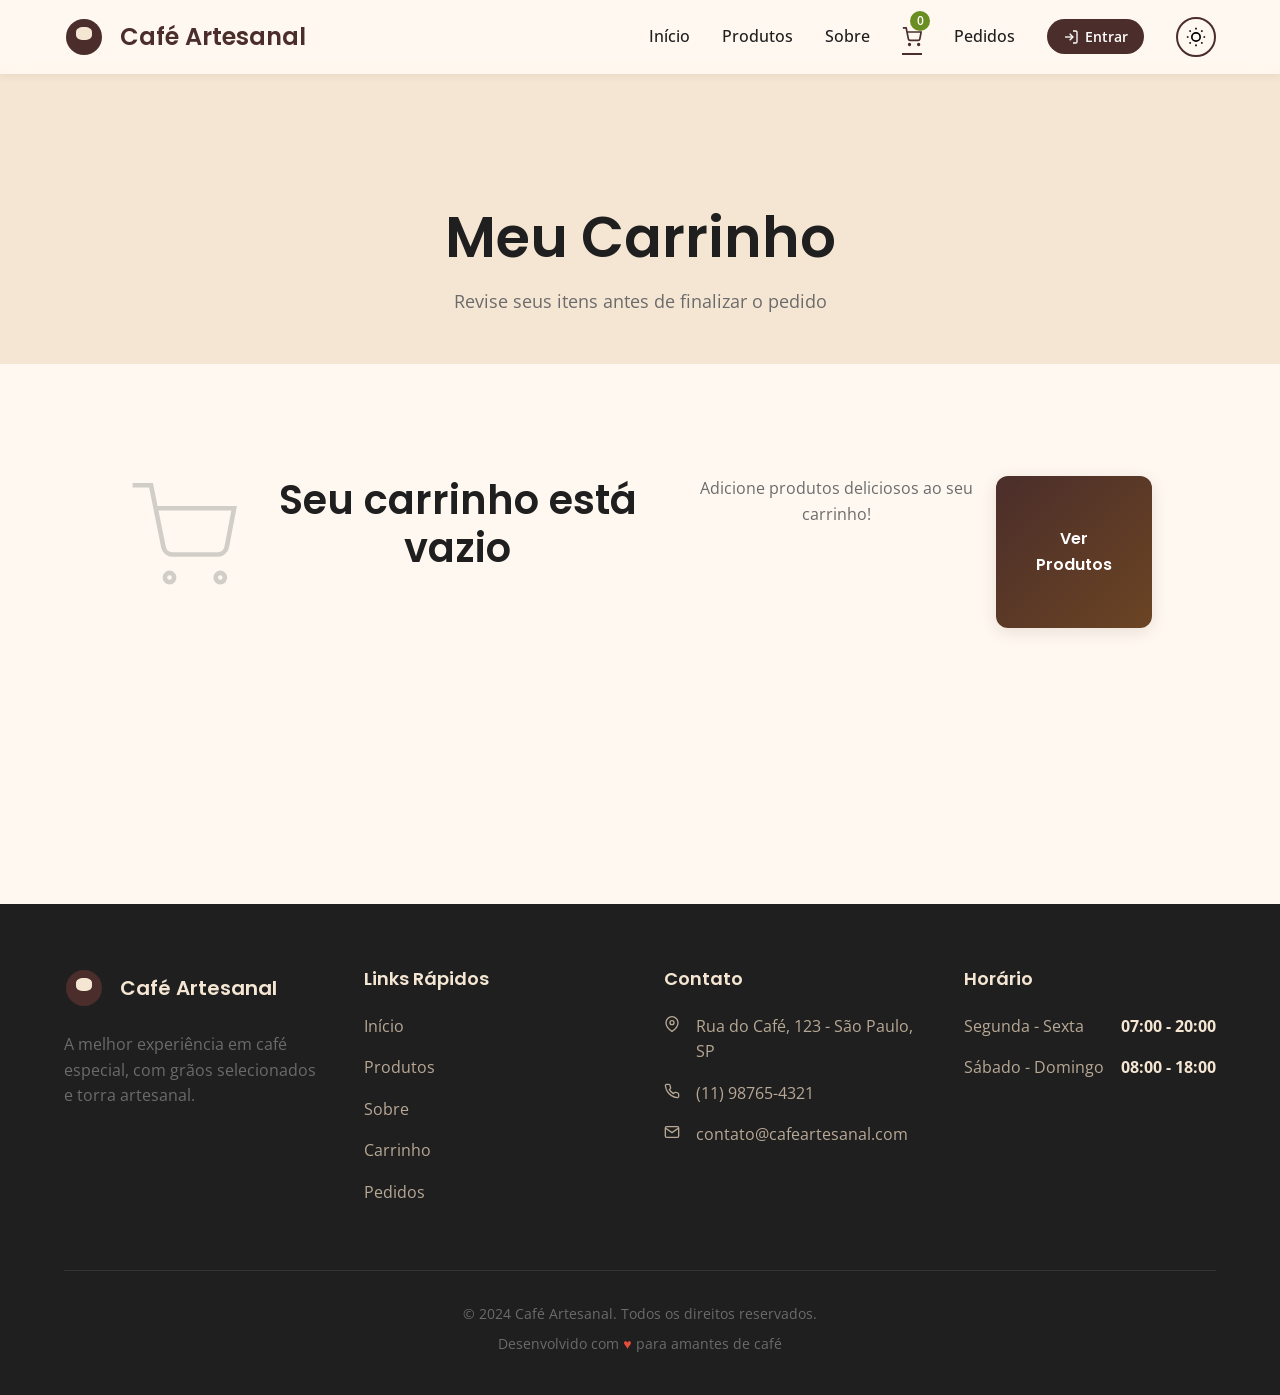
<file: backend/wwwroot/carrinho.html>
<!DOCTYPE html>
<html lang="pt-BR">
<head>
    <meta charset="UTF-8">
    <meta name="viewport" content="width=device-width, initial-scale=1.0">
    <meta name="description" content="Seu carrinho de compras">
    <title>Carrinho | Café Artesanal</title>
    <link rel="preconnect" href="https://fonts.googleapis.com">
    <link rel="preconnect" href="https://fonts.gstatic.com" crossorigin>
    <link href="https://fonts.googleapis.com/css2?family=Poppins:wght@300;400;500;600;700&family=Open+Sans:wght@300;400;600&display=swap" rel="stylesheet">
    <link rel="stylesheet" href="css/style.css">
</head>
<body>
    <div class="toast-container" id="toastContainer"></div>

    <nav class="navbar" id="navbar">
        <div class="container">
            <div class="nav-content">
                <div class="logo">
                    <svg width="40" height="40" viewBox="0 0 40 40" fill="none">
                        <circle cx="20" cy="20" r="18" fill="#4B2E2B"/>
                        <path d="M20 10C15 10 12 12 12 15V18C12 21 15 23 20 23C25 23 28 21 28 18V15C28 12 25 10 20 10Z" fill="#F5E6D3"/>
                        <ellipse cx="20" cy="25" rx="6" ry="2" fill="#4B2E2B"/>
                        <path d="M14 25V28C14 29 16 30 20 30C24 30 26 29 26 28V25" stroke="#4B2E2B" stroke-width="1.5"/>
                    </svg>
                    <span>Café Artesanal</span>
                </div>
                <div class="nav-links" id="navLinks">
                    <a href="index.html" class="nav-link">Início</a>
                    <a href="produtos.html" class="nav-link">Produtos</a>
                    <a href="index.html#sobre" class="nav-link">Sobre</a>
                    <a href="carrinho.html" class="nav-link cart-link active">
                        <svg width="20" height="20" viewBox="0 0 24 24" fill="none" stroke="currentColor" stroke-width="2">
                            <circle cx="9" cy="21" r="1"/><circle cx="20" cy="21" r="1"/>
                            <path d="M1 1h4l2.68 13.39a2 2 0 0 0 2 1.61h9.72a2 2 0 0 0 2-1.61L23 6H6"/>
                        </svg>
                        <span class="cart-count" id="cartCount">0</span>
                    </a>
                    <a href="pedidos.html" class="nav-link">Pedidos</a>
                    <div id="authNav"></div>
                    <button class="theme-toggle" id="themeToggle" aria-label="Alternar tema">
                        <svg class="sun-icon" width="20" height="20" viewBox="0 0 24 24" fill="none" stroke="currentColor" stroke-width="2">
                            <circle cx="12" cy="12" r="5"/><line x1="12" y1="1" x2="12" y2="3"/><line x1="12" y1="21" x2="12" y2="23"/>
                            <line x1="4.22" y1="4.22" x2="5.64" y2="5.64"/><line x1="18.36" y1="18.36" x2="19.78" y2="19.78"/>
                            <line x1="1" y1="12" x2="3" y2="12"/><line x1="21" y1="12" x2="23" y2="12"/>
                            <line x1="4.22" y1="19.78" x2="5.64" y2="18.36"/><line x1="18.36" y1="5.64" x2="19.78" y2="4.22"/>
                        </svg>
                        <svg class="moon-icon" width="20" height="20" viewBox="0 0 24 24" fill="none" stroke="currentColor" stroke-width="2">
                            <path d="M21 12.79A9 9 0 1 1 11.21 3 7 7 0 0 0 21 12.79z"/>
                        </svg>
                    </button>
                </div>
                <button class="hamburger" id="hamburger" aria-label="Menu">
                    <span></span><span></span><span></span>
                </button>
            </div>
        </div>
    </nav>

    <section class="page-header">
        <div class="container">
            <h1 class="page-title">Meu Carrinho</h1>
            <p class="page-description">Revise seus itens antes de finalizar o pedido</p>
        </div>
    </section>

    <section class="cart-section">
        <div class="container">
            <div class="cart-layout">
                <div class="empty-cart" id="emptyCart">
                    <svg width="120" height="120" viewBox="0 0 24 24" fill="none" stroke="currentColor" stroke-width="1">
                        <circle cx="9" cy="21" r="1"/><circle cx="20" cy="21" r="1"/>
                        <path d="M1 1h4l2.68 13.39a2 2 0 0 0 2 1.61h9.72a2 2 0 0 0 2-1.61L23 6H6"/>
                    </svg>
                    <h2>Seu carrinho está vazio</h2>
                    <p>Adicione produtos deliciosos ao seu carrinho!</p>
                    <a href="produtos.html" class="btn btn-primary">Ver Produtos</a>
                </div>

                <div class="cart-content" id="cartContent" style="display: none;">
                    <div class="cart-items">
                        <div class="cart-header">
                            <h2>Itens do Carrinho</h2>
                            <button class="btn-text" id="clearCart">
                                <svg width="16" height="16" viewBox="0 0 24 24" fill="none" stroke="currentColor" stroke-width="2">
                                    <polyline points="3 6 5 6 21 6"/>
                                    <path d="M19 6v14a2 2 0 0 1-2 2H7a2 2 0 0 1-2-2V6m3 0V4a2 2 0 0 1 2-2h4a2 2 0 0 1 2 2v2"/>
                                </svg>
                                Limpar Carrinho
                            </button>
                        </div>
                        <div class="cart-list" id="cartList"></div>
                    </div>

                    <div class="cart-summary">
                        <h3>Resumo do Pedido</h3>
                        <div class="summary-line"><span>Subtotal</span><span id="subtotal">R$ 0,00</span></div>
                        <div class="summary-line"><span>Taxa de Entrega</span><span id="delivery">R$ 5,00</span></div>
                        <div class="summary-divider"></div>
                        <div class="summary-total"><span>Total</span><span id="total">R$ 0,00</span></div>

                        <button class="btn btn-primary btn-block" id="checkoutBtn">
                            Finalizar Pedido
                            <svg width="20" height="20" viewBox="0 0 24 24" fill="none" stroke="currentColor" stroke-width="2">
                                <line x1="5" y1="12" x2="19" y2="12"/><polyline points="12 5 19 12 12 19"/>
                            </svg>
                        </button>

                        <a href="produtos.html" class="btn-text btn-block text-center" style="margin-top:1rem;display:block;">
                            Continuar Comprando
                        </a>

                        <div class="payment-methods">
                            <p>Aceitamos:</p>
                            <div class="payment-icons">
                                <svg width="40" height="24" viewBox="0 0 40 24" fill="none"><rect width="40" height="24" rx="4" fill="#1A1F71"/><text x="50%" y="50%" text-anchor="middle" dy=".3em" fill="white" font-size="8" font-weight="bold">VISA</text></svg>
                                <svg width="40" height="24" viewBox="0 0 40 24" fill="none"><rect width="40" height="24" rx="4" fill="#EB001B"/><circle cx="15" cy="12" r="8" fill="#EB001B" opacity="0.8"/><circle cx="25" cy="12" r="8" fill="#F79E1B" opacity="0.8"/></svg>
                                <svg width="40" height="24" viewBox="0 0 40 24" fill="none"><rect width="40" height="24" rx="4" fill="#00A3DF"/><text x="50%" y="50%" text-anchor="middle" dy=".3em" fill="white" font-size="6" font-weight="bold">ELO</text></svg>
                                <svg width="40" height="24" viewBox="0 0 40 24" fill="none"><rect width="40" height="24" rx="4" fill="#32BCAD"/><text x="50%" y="50%" text-anchor="middle" dy=".3em" fill="white" font-size="6" font-weight="bold">PIX</text></svg>
                            </div>
                        </div>
                    </div>
                </div>
            </div>
        </div>
    </section>

    <footer class="footer">
        <div class="container">
            <div class="footer-grid">
                <div class="footer-column">
                    <div class="footer-logo">
                        <svg width="40" height="40" viewBox="0 0 40 40" fill="none"><circle cx="20" cy="20" r="18" fill="#4B2E2B"/><path d="M20 10C15 10 12 12 12 15V18C12 21 15 23 20 23C25 23 28 21 28 18V15C28 12 25 10 20 10Z" fill="#F5E6D3"/><ellipse cx="20" cy="25" rx="6" ry="2" fill="#4B2E2B"/><path d="M14 25V28C14 29 16 30 20 30C24 30 26 29 26 28V25" stroke="#4B2E2B" stroke-width="1.5"/></svg>
                        <span>Café Artesanal</span>
                    </div>
                    <p class="footer-description">A melhor experiência em café especial, com grãos selecionados e torra artesanal.</p>
                </div>
                <div class="footer-column">
                    <h3 class="footer-title">Links Rápidos</h3>
                    <ul class="footer-links">
                        <li><a href="index.html">Início</a></li><li><a href="produtos.html">Produtos</a></li>
                        <li><a href="index.html#sobre">Sobre</a></li><li><a href="carrinho.html">Carrinho</a></li>
                        <li><a href="pedidos.html">Pedidos</a></li>
                    </ul>
                </div>
                <div class="footer-column">
                    <h3 class="footer-title">Contato</h3>
                    <ul class="footer-contact">
                        <li><svg width="16" height="16" viewBox="0 0 24 24" fill="none" stroke="currentColor" stroke-width="2"><path d="M21 10c0 7-9 13-9 13s-9-6-9-13a9 9 0 0 1 18 0z"/><circle cx="12" cy="10" r="3"/></svg><span>Rua do Café, 123 - São Paulo, SP</span></li>
                        <li><svg width="16" height="16" viewBox="0 0 24 24" fill="none" stroke="currentColor" stroke-width="2"><path d="M22 16.92v3a2 2 0 0 1-2.18 2 19.79 19.79 0 0 1-8.63-3.07 19.5 19.5 0 0 1-6-6 19.79 19.79 0 0 1-3.07-8.67A2 2 0 0 1 4.11 2h3a2 2 0 0 1 2 1.72 12.84 12.84 0 0 0 .7 2.81 2 2 0 0 1-.45 2.11L8.09 9.91a16 16 0 0 0 6 6l1.27-1.27a2 2 0 0 1 2.11-.45 12.84 12.84 0 0 0 2.81.7A2 2 0 0 1 22 16.92z"/></svg><span>(11) 98765-4321</span></li>
                        <li><svg width="16" height="16" viewBox="0 0 24 24" fill="none" stroke="currentColor" stroke-width="2"><path d="M4 4h16c1.1 0 2 .9 2 2v12c0 1.1-.9 2-2 2H4c-1.1 0-2-.9-2-2V6c0-1.1.9-2 2-2z"/><polyline points="22,6 12,13 2,6"/></svg><span>contato@cafeartesanal.com</span></li>
                    </ul>
                </div>
                <div class="footer-column">
                    <h3 class="footer-title">Horário</h3>
                    <ul class="footer-hours">
                        <li><span>Segunda - Sexta</span><strong>07:00 - 20:00</strong></li>
                        <li><span>Sábado - Domingo</span><strong>08:00 - 18:00</strong></li>
                    </ul>
                </div>
            </div>
            <div class="footer-bottom">
                <p>&copy; 2024 Café Artesanal. Todos os direitos reservados.</p>
                <p>Desenvolvido com <span class="heart">♥</span> para amantes de café</p>
            </div>
        </div>
    </footer>

    <script src="js/api.js"></script>
    <script src="js/autenticacao.js"></script>
    <script src="js/dados.js"></script>
    <script src="js/carrinho.js"></script>
    <script src="js/utilitarios.js"></script>
    <script src="js/pagina-carrinho.js"></script>
</body>
</html>
</file>
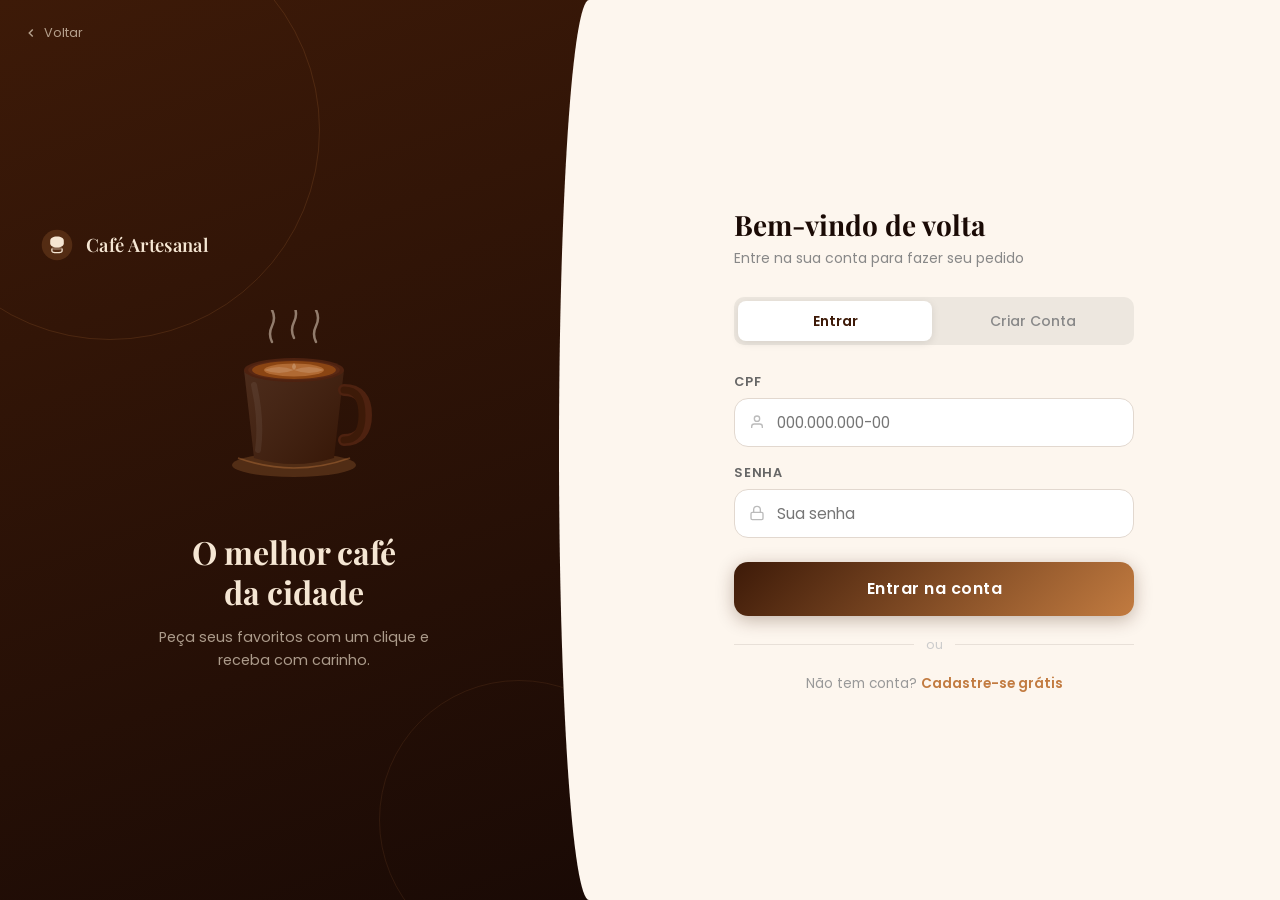
<file: backend/wwwroot/login.html>
<!doctype html>
<html lang="pt-BR">
  <head>
    <meta charset="UTF-8" />
    <meta name="viewport" content="width=device-width, initial-scale=1.0" />
    <title>Café Artesanal | Entrar</title>
    <link rel="preconnect" href="https://fonts.googleapis.com" />
    <link rel="preconnect" href="https://fonts.gstatic.com" crossorigin />
    <link href="https://fonts.googleapis.com/css2?family=Playfair+Display:wght@400;600;700&family=Poppins:wght@300;400;500;600;700&display=swap" rel="stylesheet" />
    <style>
      *, *::before, *::after { box-sizing: border-box; margin: 0; padding: 0; }

      :root {
        --espresso:    #1A0A05;
        --roast:       #3D1A08;
        --caramel:     #C27B40;
        --latte:       #D4956A;
        --cream:       #F5E6D3;
        --foam:        #FDF6EE;
        --text-dark:   #1A0A05;
        --text-light:  #F5E6D3;
        --text-muted:  rgba(245,230,211,0.65);
        --radius:      14px;
        --trans:       0.25s ease;
      }

      html, body {
        height: 100%;
        font-family: 'Poppins', sans-serif;
      }

      body {
        display: flex;
        min-height: 100vh;
        background: var(--espresso);
        overflow-x: hidden;
      }

      /* ─── Toast ──────────────────────────────────────────────── */
      .toast-container {
        position: fixed; top: 1.25rem; right: 1.25rem;
        z-index: 9999; display: flex; flex-direction: column; gap: .6rem;
      }
      .toast {
        background: #fff; padding: .85rem 1.25rem;
        border-radius: 10px; box-shadow: 0 8px 30px rgba(0,0,0,0.18);
        display: flex; align-items: center; gap: .75rem; min-width: 280px;
        animation: slideInRight .3s ease-out;
        font-family: 'Poppins', sans-serif; font-size: .875rem;
      }
      .toast.success { border-left: 4px solid #27ae60; }
      .toast.error   { border-left: 4px solid #e74c3c; }
      .toast.info    { border-left: 4px solid #3498db; }
      .toast.hiding  { animation: slideOutRight .3s ease-out forwards; }
      @keyframes slideInRight  { from { opacity:0; transform:translateX(120%) } to { opacity:1; transform:translateX(0) } }
      @keyframes slideOutRight { from { opacity:1; transform:translateX(0) }    to { opacity:0; transform:translateX(120%) } }

      /* ─── Layout ─────────────────────────────────────────────── */
      .auth-left {
        flex: 0 0 46%;
        background: linear-gradient(160deg, var(--roast) 0%, var(--espresso) 100%);
        display: flex;
        flex-direction: column;
        align-items: center;
        justify-content: center;
        padding: 3rem 2.5rem;
        position: relative;
        overflow: hidden;
      }

      /* decorative circles */
      .auth-left::before {
        content: '';
        position: absolute;
        width: 420px; height: 420px;
        border-radius: 50%;
        border: 1.5px solid rgba(194,123,64,0.18);
        top: -80px; left: -100px;
        pointer-events: none;
      }
      .auth-left::after {
        content: '';
        position: absolute;
        width: 280px; height: 280px;
        border-radius: 50%;
        border: 1.5px solid rgba(194,123,64,0.12);
        bottom: -60px; right: -70px;
        pointer-events: none;
      }

      .auth-right {
        flex: 1;
        background: var(--foam);
        display: flex;
        align-items: center;
        justify-content: center;
        padding: 2.5rem 2rem;
        position: relative;
      }

      /* curved connector */
      .auth-right::before {
        content: '';
        position: absolute;
        left: -30px; top: 0; bottom: 0;
        width: 60px;
        background: var(--foam);
        border-radius: 50% 0 0 50% / 50% 0 0 50%;
      }

      /* ─── Left panel content ─────────────────────────────────── */
      .brand-badge {
        display: flex;
        align-items: center;
        gap: .75rem;
        margin-bottom: 3rem;
        align-self: flex-start;
        position: relative;
        z-index: 1;
      }

      .brand-badge span {
        color: var(--cream);
        font-family: 'Playfair Display', serif;
        font-size: 1.15rem;
        font-weight: 600;
        letter-spacing: .02em;
      }

      .coffee-art {
        position: relative;
        z-index: 1;
        margin-bottom: 2.5rem;
      }

      /* animated steam */
      .steam-line {
        transform-origin: bottom center;
        animation: steam 2.2s ease-in-out infinite;
      }
      .steam-line:nth-child(2) { animation-delay: .4s; }
      .steam-line:nth-child(3) { animation-delay: .8s; }
      @keyframes steam {
        0%, 100% { opacity: 0; transform: translateY(0) scaleX(1); }
        40%       { opacity: .7; }
        100%      { opacity: 0; transform: translateY(-18px) scaleX(1.3); }
      }

      .left-headline {
        color: var(--cream);
        font-family: 'Playfair Display', serif;
        font-size: 2rem;
        font-weight: 700;
        line-height: 1.25;
        margin-bottom: .9rem;
        text-align: center;
        position: relative;
        z-index: 1;
      }

      .left-sub {
        color: var(--text-muted);
        font-size: .9rem;
        text-align: center;
        line-height: 1.6;
        max-width: 280px;
        position: relative;
        z-index: 1;
      }


      /* ─── Right panel ────────────────────────────────────────── */
      .auth-box {
        width: 100%;
        max-width: 400px;
        position: relative;
        z-index: 1;
        animation: fadeUp .45s ease-out;
      }

      @keyframes fadeUp {
        from { opacity: 0; transform: translateY(24px); }
        to   { opacity: 1; transform: translateY(0); }
      }

      .auth-box-title {
        font-family: 'Playfair Display', serif;
        font-size: 1.75rem;
        font-weight: 700;
        color: var(--text-dark);
        margin-bottom: .3rem;
      }

      .auth-box-sub {
        font-size: .875rem;
        color: #888;
        margin-bottom: 1.75rem;
      }

      /* ─── Tabs ───────────────────────────────────────────────── */
      .auth-tabs {
        display: flex;
        background: #ede7df;
        border-radius: 10px;
        padding: 4px;
        margin-bottom: 1.75rem;
        gap: 4px;
      }

      .auth-tab {
        flex: 1;
        padding: .6rem;
        border: none;
        border-radius: 8px;
        background: transparent;
        font-family: 'Poppins', sans-serif;
        font-size: .875rem;
        font-weight: 500;
        color: #888;
        cursor: pointer;
        transition: all var(--trans);
      }

      .auth-tab.active {
        background: #fff;
        color: var(--roast);
        font-weight: 600;
        box-shadow: 0 2px 8px rgba(0,0,0,0.1);
      }

      /* ─── Panels ─────────────────────────────────────────────── */
      .auth-panel { display: none; }
      .auth-panel.active { display: block; animation: fadeUp .3s ease-out; }

      /* ─── Form ───────────────────────────────────────────────── */
      .form-group {
        margin-bottom: 1.1rem;
      }

      .form-group label {
        display: block;
        font-size: .8rem;
        font-weight: 600;
        color: #666;
        margin-bottom: .4rem;
        text-transform: uppercase;
        letter-spacing: .05em;
      }

      .input-wrap {
        position: relative;
      }

      .input-icon {
        position: absolute;
        left: .9rem;
        top: 50%;
        transform: translateY(-50%);
        color: #bbb;
        pointer-events: none;
        transition: color var(--trans);
      }

      .input-wrap input {
        width: 100%;
        padding: .75rem 1rem .75rem 2.6rem;
        border: 1.5px solid #e2d8cf;
        border-radius: var(--radius);
        background: #fff;
        color: var(--text-dark);
        font-family: 'Poppins', sans-serif;
        font-size: .95rem;
        transition: border-color var(--trans), box-shadow var(--trans);
        outline: none;
      }

      .input-wrap input:focus {
        border-color: var(--caramel);
        box-shadow: 0 0 0 3.5px rgba(194,123,64,0.14);
      }

      .input-wrap input:focus + .input-icon,
      .input-wrap:focus-within .input-icon {
        color: var(--caramel);
      }

      .input-hint {
        font-size: .75rem;
        color: #aaa;
        margin-top: .3rem;
        padding-left: .2rem;
      }

      /* ─── Error ──────────────────────────────────────────────── */
      .auth-error {
        background: #fff0f0;
        color: #c0392b;
        border: 1px solid #f5c6cb;
        border-radius: 10px;
        padding: .65rem 1rem;
        font-size: .85rem;
        margin-bottom: 1rem;
        display: none;
        animation: fadeUp .25s ease-out;
      }
      .auth-error.visible { display: flex; align-items: center; gap: .5rem; }

      /* ─── Submit button ──────────────────────────────────────── */
      .btn-auth {
        width: 100%;
        padding: .9rem;
        background: linear-gradient(135deg, var(--roast), var(--caramel));
        color: #fff;
        border: none;
        border-radius: var(--radius);
        font-family: 'Poppins', sans-serif;
        font-size: 1rem;
        font-weight: 600;
        cursor: pointer;
        letter-spacing: .03em;
        transition: opacity var(--trans), transform var(--trans), box-shadow var(--trans);
        box-shadow: 0 4px 18px rgba(61,26,8,0.3);
        margin-top: .4rem;
      }
      .btn-auth:hover   { opacity: .92; transform: translateY(-1px); box-shadow: 0 6px 22px rgba(61,26,8,0.35); }
      .btn-auth:active  { transform: translateY(0); }
      .btn-auth:disabled { opacity: .6; cursor: not-allowed; transform: none; box-shadow: none; }

      /* ─── Footer link ────────────────────────────────────────── */
      .auth-footer-link {
        text-align: center;
        margin-top: 1.25rem;
        font-size: .85rem;
        color: #999;
      }
      .auth-footer-link a {
        color: var(--caramel);
        font-weight: 600;
        text-decoration: none;
        cursor: pointer;
      }
      .auth-footer-link a:hover { text-decoration: underline; }

      .divider {
        display: flex; align-items: center; gap: .75rem;
        margin: 1.25rem 0; color: #ccc; font-size: .8rem;
      }
      .divider::before, .divider::after {
        content: ''; flex: 1; height: 1px; background: #e8e0d8;
      }

      /* ─── Back link ──────────────────────────────────────────── */
      .back-home {
        position: absolute;
        top: 1.5rem; left: 1.5rem;
        display: flex; align-items: center; gap: .4rem;
        color: var(--text-muted);
        font-size: .8rem;
        text-decoration: none;
        transition: color var(--trans);
        z-index: 2;
      }
      .back-home:hover { color: var(--cream); }

      /* ─── Responsive ─────────────────────────────────────────── */
      @media (max-width: 768px) {
        body { flex-direction: column; }

        .auth-left {
          flex: 0 0 auto;
          padding: 2.5rem 1.5rem 4rem;
          min-height: 260px;
        }
        .auth-left::before { width: 280px; height: 280px; top: -60px; left: -60px; }
        .auth-left::after  { display: none; }

        .auth-right {
          flex: 1;
          padding: 2rem 1.25rem;
        }
        .auth-right::before {
          left: 0; right: 0; top: -30px; bottom: auto;
          width: 100%; height: 60px;
          border-radius: 50% 50% 0 0 / 100% 100% 0 0;
        }

        .brand-badge { margin-bottom: 1.5rem; }
        .coffee-art  { margin-bottom: 1.25rem; }
        .left-headline { font-size: 1.5rem; }
        .left-dots { margin-top: 1.5rem; }
        .auth-box { max-width: 100%; }
      }

      @media (max-width: 400px) {
        .auth-right { padding: 1.75rem 1rem; }
      }
    </style>
  </head>
  <body>

    <!-- Toast -->
    <div class="toast-container" id="toastContainer"></div>

    <!-- ─── Left Panel ──────────────────────────────────────── -->
    <aside class="auth-left">
      <a href="index.html" class="back-home">
        <svg width="14" height="14" viewBox="0 0 24 24" fill="none" stroke="currentColor" stroke-width="2.5">
          <polyline points="15 18 9 12 15 6"/>
        </svg>
        Voltar
      </a>

      <div class="brand-badge">
        <svg width="34" height="34" viewBox="0 0 40 40" fill="none">
          <circle cx="20" cy="20" r="18" fill="rgba(194,123,64,0.22)"/>
          <path d="M20 10C15 10 12 12 12 15V18C12 21 15 23 20 23C25 23 28 21 28 18V15C28 12 25 10 20 10Z" fill="#F5E6D3"/>
          <ellipse cx="20" cy="24" rx="6" ry="1.8" fill="rgba(245,230,211,0.3)"/>
          <path d="M14 24V27C14 28 16 29 20 29C24 29 26 28 26 27V24" stroke="#F5E6D3" stroke-width="1.5"/>
        </svg>
        <span>Café Artesanal</span>
      </div>

      <!-- Illustrated coffee cup -->
      <div class="coffee-art">
        <svg width="160" height="175" viewBox="0 0 160 175" fill="none" xmlns="http://www.w3.org/2000/svg">
          <!-- steam lines -->
          <path class="steam-line" d="M58 32 Q54 24 58 16 Q62 8 58 0" stroke="rgba(245,230,211,0.5)" stroke-width="2.5" stroke-linecap="round" fill="none"/>
          <path class="steam-line" d="M80 28 Q76 20 80 12 Q84 4 80 -4" stroke="rgba(245,230,211,0.5)" stroke-width="2.5" stroke-linecap="round" fill="none"/>
          <path class="steam-line" d="M102 32 Q98 24 102 16 Q106 8 102 0" stroke="rgba(245,230,211,0.5)" stroke-width="2.5" stroke-linecap="round" fill="none"/>
          <!-- saucer -->
          <ellipse cx="80" cy="155" rx="62" ry="12" fill="rgba(194,123,64,0.25)"/>
          <path d="M24 148 Q80 168 136 148" stroke="rgba(194,123,64,0.4)" stroke-width="1.5" fill="none"/>
          <!-- cup body -->
          <path d="M30 60 L40 148 Q80 160 120 148 L130 60 Z" fill="#3D1A08"/>
          <path d="M30 60 L40 148 Q80 160 120 148 L130 60 Z" fill="url(#cupGrad)"/>
          <!-- cup rim -->
          <ellipse cx="80" cy="60" rx="50" ry="12" fill="#4E2210"/>
          <ellipse cx="80" cy="60" rx="46" ry="10" fill="#5A2813"/>
          <!-- coffee surface -->
          <ellipse cx="80" cy="60" rx="42" ry="9" fill="#8B4513"/>
          <!-- latte art - leaf -->
          <ellipse cx="80" cy="60" rx="30" ry="6.5" fill="#C27B40" opacity=".7"/>
          <path d="M50 60 Q65 54 80 60 Q65 66 50 60Z" fill="rgba(245,230,211,0.18)"/>
          <path d="M80 60 Q95 54 110 60 Q95 66 80 60Z" fill="rgba(245,230,211,0.18)"/>
          <path d="M80 53 Q84 57 80 60 Q76 57 80 53Z" fill="rgba(245,230,211,0.25)"/>
          <!-- handle -->
          <path d="M130 80 Q152 80 152 105 Q152 130 130 130" stroke="#4E2210" stroke-width="12" stroke-linecap="round" fill="none"/>
          <path d="M130 80 Q148 80 148 105 Q148 130 130 130" stroke="#3D1A08" stroke-width="7" stroke-linecap="round" fill="none"/>
          <!-- shimmer on cup -->
          <path d="M40 75 Q48 110 44 140" stroke="rgba(255,255,255,0.06)" stroke-width="6" stroke-linecap="round"/>
          <defs>
            <linearGradient id="cupGrad" x1="30" y1="60" x2="130" y2="148" gradientUnits="userSpaceOnUse">
              <stop offset="0%" stop-color="rgba(255,255,255,0.08)"/>
              <stop offset="100%" stop-color="rgba(0,0,0,0.1)"/>
            </linearGradient>
          </defs>
        </svg>
      </div>

      <h2 class="left-headline">O melhor café<br>da cidade</h2>
      <p class="left-sub">Peça seus favoritos com um clique e receba com carinho.</p>

    </aside>

    <!-- ─── Right Panel ─────────────────────────────────────── -->
    <main class="auth-right">
      <div class="auth-box">
        <h1 class="auth-box-title" id="authTitle">Bem-vindo de volta</h1>
        <p class="auth-box-sub" id="authSub">Entre na sua conta para fazer seu pedido</p>

        <!-- Tabs -->
        <div class="auth-tabs">
          <button class="auth-tab active" id="tabLogin" onclick="trocarAba('login')">Entrar</button>
          <button class="auth-tab" id="tabCadastro" onclick="trocarAba('cadastro')">Criar Conta</button>
        </div>

        <!-- LOGIN PANEL -->
        <div class="auth-panel active" id="panelLogin">
          <div class="auth-error" id="erroLogin">
            <svg width="15" height="15" viewBox="0 0 24 24" fill="none" stroke="currentColor" stroke-width="2"><circle cx="12" cy="12" r="10"/><line x1="12" y1="8" x2="12" y2="12"/><line x1="12" y1="16" x2="12.01" y2="16"/></svg>
            <span></span>
          </div>
          <form id="formLogin" onsubmit="handleLogin(event)">
            <div class="form-group">
              <label for="loginCpf">CPF</label>
              <div class="input-wrap">
                <input type="text" id="loginCpf" placeholder="000.000.000-00" maxlength="14" required autocomplete="username"/>
                <svg class="input-icon" width="16" height="16" viewBox="0 0 24 24" fill="none" stroke="currentColor" stroke-width="2">
                  <path d="M20 21v-2a4 4 0 0 0-4-4H8a4 4 0 0 0-4 4v2"/><circle cx="12" cy="7" r="4"/>
                </svg>
              </div>
            </div>
            <div class="form-group">
              <label for="loginSenha">Senha</label>
              <div class="input-wrap">
                <input type="password" id="loginSenha" placeholder="Sua senha" required autocomplete="current-password"/>
                <svg class="input-icon" width="16" height="16" viewBox="0 0 24 24" fill="none" stroke="currentColor" stroke-width="2">
                  <rect x="3" y="11" width="18" height="11" rx="2" ry="2"/><path d="M7 11V7a5 5 0 0 1 10 0v4"/>
                </svg>
              </div>
            </div>
            <button type="submit" class="btn-auth" id="btnLogin">Entrar na conta</button>
          </form>
          <div class="divider">ou</div>
          <div class="auth-footer-link">
            Não tem conta? <a onclick="trocarAba('cadastro')">Cadastre-se grátis</a>
          </div>
        </div>

        <!-- CADASTRO PANEL -->
        <div class="auth-panel" id="panelCadastro">
          <div class="auth-error" id="erroCadastro">
            <svg width="15" height="15" viewBox="0 0 24 24" fill="none" stroke="currentColor" stroke-width="2"><circle cx="12" cy="12" r="10"/><line x1="12" y1="8" x2="12" y2="12"/><line x1="12" y1="16" x2="12.01" y2="16"/></svg>
            <span></span>
          </div>
          <form id="formCadastro" onsubmit="handleCadastro(event)">
            <div class="form-group">
              <label for="cadNome">Nome completo</label>
              <div class="input-wrap">
                <input type="text" id="cadNome" placeholder="Seu nome completo" required autocomplete="name"/>
                <svg class="input-icon" width="16" height="16" viewBox="0 0 24 24" fill="none" stroke="currentColor" stroke-width="2">
                  <path d="M20 21v-2a4 4 0 0 0-4-4H8a4 4 0 0 0-4 4v2"/><circle cx="12" cy="7" r="4"/>
                </svg>
              </div>
            </div>
            <div class="form-group">
              <label for="cadTelefone">Telefone</label>
              <div class="input-wrap">
                <input type="text" id="cadTelefone" placeholder="(11) 99999-9999" maxlength="15" autocomplete="tel"/>
                <svg class="input-icon" width="16" height="16" viewBox="0 0 24 24" fill="none" stroke="currentColor" stroke-width="2">
                  <path d="M22 16.92v3a2 2 0 0 1-2.18 2 19.79 19.79 0 0 1-8.63-3.07 19.5 19.5 0 0 1-6-6 19.79 19.79 0 0 1-3.07-8.67A2 2 0 0 1 4.11 2h3a2 2 0 0 1 2 1.72c.127.96.361 1.903.7 2.81a2 2 0 0 1-.45 2.11L8.09 9.91a16 16 0 0 0 6 6l1.27-1.27a2 2 0 0 1 2.11-.45c.907.339 1.85.573 2.81.7A2 2 0 0 1 22 16.92z"/>
                </svg>
              </div>
            </div>
            <div class="form-group">
              <label for="cadCpf">CPF</label>
              <div class="input-wrap">
                <input type="text" id="cadCpf" placeholder="000.000.000-00" maxlength="14" required autocomplete="off"/>
                <svg class="input-icon" width="16" height="16" viewBox="0 0 24 24" fill="none" stroke="currentColor" stroke-width="2">
                  <rect x="2" y="5" width="20" height="14" rx="2"/><line x1="2" y1="10" x2="22" y2="10"/>
                </svg>
              </div>
              <div class="input-hint">Será usado para fazer login</div>
            </div>
            <div class="form-group">
              <label for="cadSenha">Senha</label>
              <div class="input-wrap">
                <input type="password" id="cadSenha" placeholder="Mínimo 6 caracteres" minlength="6" required autocomplete="new-password"/>
                <svg class="input-icon" width="16" height="16" viewBox="0 0 24 24" fill="none" stroke="currentColor" stroke-width="2">
                  <rect x="3" y="11" width="18" height="11" rx="2" ry="2"/><path d="M7 11V7a5 5 0 0 1 10 0v4"/>
                </svg>
              </div>
            </div>
            <div class="form-group">
              <label for="cadConfirmar">Confirmar senha</label>
              <div class="input-wrap">
                <input type="password" id="cadConfirmar" placeholder="Repita a senha" required autocomplete="new-password"/>
                <svg class="input-icon" width="16" height="16" viewBox="0 0 24 24" fill="none" stroke="currentColor" stroke-width="2">
                  <path d="M9 12l2 2 4-4"/><rect x="3" y="11" width="18" height="11" rx="2" ry="2"/><path d="M7 11V7a5 5 0 0 1 10 0v4"/>
                </svg>
              </div>
            </div>
            <button type="submit" class="btn-auth" id="btnCadastro">Criar minha conta</button>
          </form>
          <div class="divider">ou</div>
          <div class="auth-footer-link">
            Já tem conta? <a onclick="trocarAba('login')">Faça login</a>
          </div>
        </div>

      </div>
    </main>

    <!-- Scripts -->
    <script src="js/api.js"></script>
    <script src="js/autenticacao.js"></script>
    <script src="js/utilitarios.js"></script>
    <script src="js/dados.js"></script>
    <script>
      document.addEventListener('DOMContentLoaded', () => {
        // Se já logado, redirecionar
        if (auth.estaLogado()) {
          const params = new URLSearchParams(window.location.search);
          window.location.href = params.get('redirect') || (auth.eAdmin() ? 'admin.html' : 'index.html');
          return;
        }

        // Máscaras
        document.getElementById('loginCpf').addEventListener('input', mascaraCpf);
        document.getElementById('cadCpf').addEventListener('input', mascaraCpf);
        document.getElementById('cadTelefone').addEventListener('input', mascaraTelefone);

        // Verificar aba por query param
        const params = new URLSearchParams(window.location.search);
        if (params.get('tab') === 'cadastro') trocarAba('cadastro');

      });

      // ── Tab switching ─────────────────────────────────────────
      const tabTitles = {
        login:    { title: 'Bem-vindo de volta',  sub: 'Entre na sua conta para fazer seu pedido' },
        cadastro: { title: 'Crie sua conta',       sub: 'Cadastre-se gratuitamente e comece a pedir' }
      };

      function trocarAba(aba) {
        document.querySelectorAll('.auth-tab').forEach(t => t.classList.remove('active'));
        document.querySelectorAll('.auth-panel').forEach(p => p.classList.remove('active'));
        document.getElementById('tab' + capitalize(aba)).classList.add('active');
        document.getElementById('panel' + capitalize(aba)).classList.add('active');
        document.getElementById('authTitle').textContent = tabTitles[aba].title;
        document.getElementById('authSub').textContent   = tabTitles[aba].sub;
        limparErros();
      }

      function capitalize(s) { return s.charAt(0).toUpperCase() + s.slice(1); }

      // ── Error helpers ─────────────────────────────────────────
      function mostrarErro(id, msg) {
        const el   = document.getElementById(id);
        const span = el.querySelector('span');
        if (span) span.textContent = msg;
        else      el.textContent   = msg;
        el.classList.add('visible');
      }

      function limparErros() {
        document.querySelectorAll('.auth-error').forEach(e => {
          e.classList.remove('visible');
          const span = e.querySelector('span');
          if (span) span.textContent = '';
        });
      }

      // ── Masks ─────────────────────────────────────────────────
      function mascaraCpf(e) {
        let v = e.target.value.replace(/\D/g, '').slice(0, 11);
        if (v.length > 9) v = v.replace(/(\d{3})(\d{3})(\d{3})(\d{0,2})/, '$1.$2.$3-$4');
        else if (v.length > 6) v = v.replace(/(\d{3})(\d{3})(\d{0,3})/, '$1.$2.$3');
        else if (v.length > 3) v = v.replace(/(\d{3})(\d{0,3})/, '$1.$2');
        e.target.value = v;
      }

      function mascaraTelefone(e) {
        let v = e.target.value.replace(/\D/g, '').slice(0, 11);
        if (v.length > 10)      v = v.replace(/(\d{2})(\d{5})(\d{0,4})/, '($1) $2-$3');
        else if (v.length > 6)  v = v.replace(/(\d{2})(\d{4})(\d{0,4})/, '($1) $2-$3');
        else if (v.length > 2)  v = v.replace(/(\d{2})(\d{0,5})/, '($1) $2');
        e.target.value = v;
      }

      // ── Login ─────────────────────────────────────────────────
      async function handleLogin(e) {
        e.preventDefault();
        limparErros();
        const btn = document.getElementById('btnLogin');
        btn.disabled = true;
        btn.textContent = 'Entrando...';

        try {
          const cpf   = document.getElementById('loginCpf').value.trim();
          const senha = document.getElementById('loginSenha').value;
          const resp  = await api.login({ cpf, senha });
          auth.salvar(resp);
          toast.show(resp.mensagem || 'Login realizado!', 'success');
          const params = new URLSearchParams(window.location.search);
          setTimeout(() => {
            window.location.href = params.get('redirect') || (auth.eAdmin() ? 'admin.html' : 'index.html');
          }, 600);
        } catch (err) {
          mostrarErro('erroLogin', err.message);
          btn.disabled = false;
          btn.textContent = 'Entrar na conta';
        }
      }

      // ── Cadastro ──────────────────────────────────────────────
      async function handleCadastro(e) {
        e.preventDefault();
        limparErros();

        const nome      = document.getElementById('cadNome').value.trim();
        const telefone  = document.getElementById('cadTelefone').value.trim();
        const cpf       = document.getElementById('cadCpf').value.trim();
        const senha     = document.getElementById('cadSenha').value;
        const confirmar = document.getElementById('cadConfirmar').value;

        if (senha !== confirmar) {
          mostrarErro('erroCadastro', 'As senhas não coincidem.');
          return;
        }
        if (senha.length < 6) {
          mostrarErro('erroCadastro', 'A senha deve ter ao menos 6 caracteres.');
          return;
        }

        const btn = document.getElementById('btnCadastro');
        btn.disabled = true;
        btn.textContent = 'Criando conta...';

        try {
          const resp = await api.cadastrar({ nome, telefone: telefone || null, cpf, senha });
          auth.salvar(resp);
          toast.show(resp.mensagem || 'Conta criada com sucesso!', 'success');
          setTimeout(() => { window.location.href = 'index.html'; }, 600);
        } catch (err) {
          mostrarErro('erroCadastro', err.message);
          btn.disabled = false;
          btn.textContent = 'Criar minha conta';
        }
      }
    </script>
  </body>
</html>
</file>
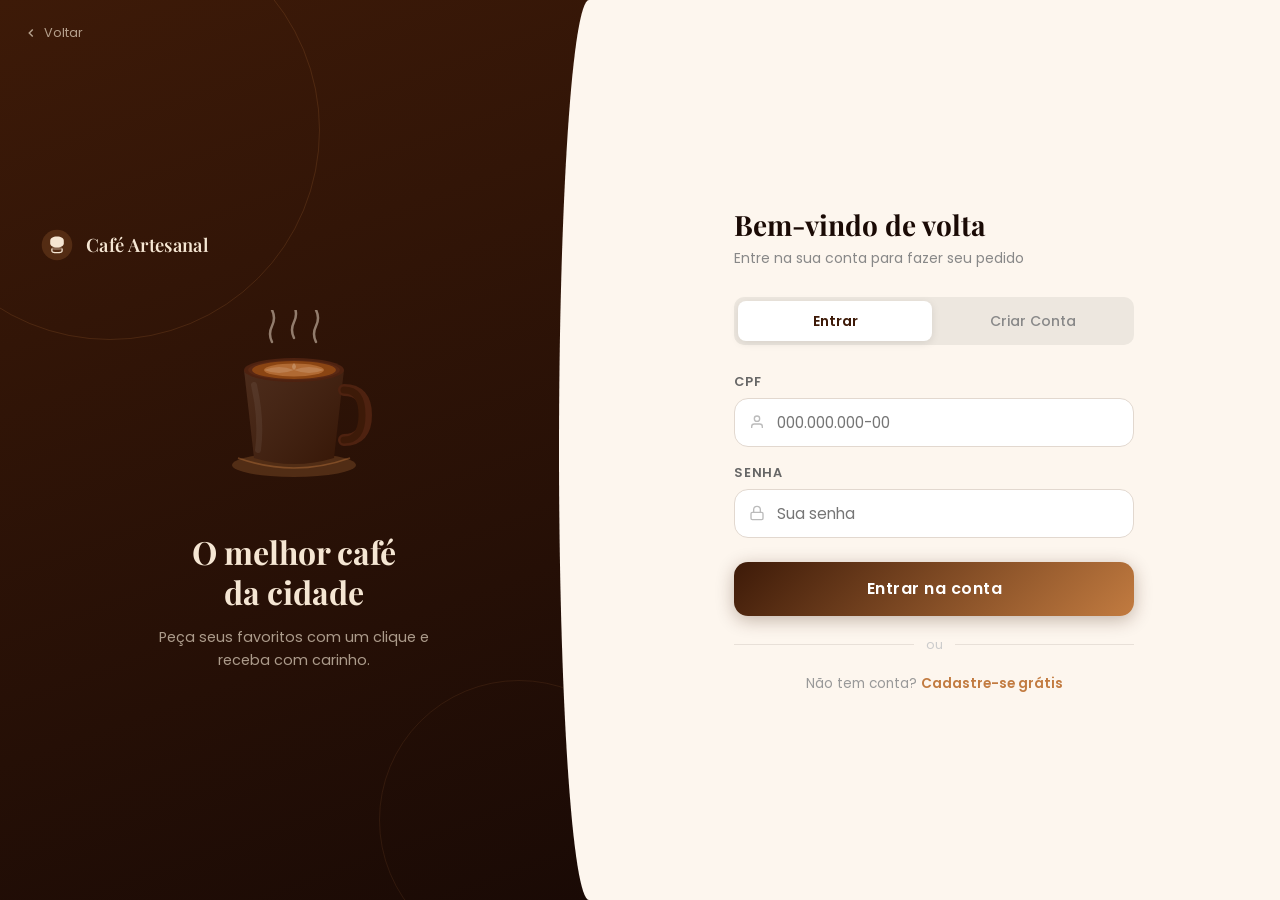
<file: backend/wwwroot/pedidos.html>
<!DOCTYPE html>
<html lang="pt-BR">
<head>
    <meta charset="UTF-8">
    <meta name="viewport" content="width=device-width, initial-scale=1.0">
    <meta name="description" content="Histórico de pedidos">
    <title>Meus Pedidos | Café Artesanal</title>
    <link rel="preconnect" href="https://fonts.googleapis.com">
    <link rel="preconnect" href="https://fonts.gstatic.com" crossorigin>
    <link href="https://fonts.googleapis.com/css2?family=Poppins:wght@300;400;500;600;700&family=Open+Sans:wght@300;400;600&display=swap" rel="stylesheet">
    <link rel="stylesheet" href="css/style.css">
</head>
<body>
    <div class="toast-container" id="toastContainer"></div>

    <nav class="navbar" id="navbar">
        <div class="container">
            <div class="nav-content">
                <div class="logo">
                    <svg width="40" height="40" viewBox="0 0 40 40" fill="none">
                        <circle cx="20" cy="20" r="18" fill="#4B2E2B"/>
                        <path d="M20 10C15 10 12 12 12 15V18C12 21 15 23 20 23C25 23 28 21 28 18V15C28 12 25 10 20 10Z" fill="#F5E6D3"/>
                        <ellipse cx="20" cy="25" rx="6" ry="2" fill="#4B2E2B"/>
                        <path d="M14 25V28C14 29 16 30 20 30C24 30 26 29 26 28V25" stroke="#4B2E2B" stroke-width="1.5"/>
                    </svg>
                    <span>Café Artesanal</span>
                </div>
                <div class="nav-links" id="navLinks">
                    <a href="index.html" class="nav-link">Início</a>
                    <a href="produtos.html" class="nav-link">Produtos</a>
                    <a href="index.html#sobre" class="nav-link">Sobre</a>
                    <a href="carrinho.html" class="nav-link cart-link">
                        <svg width="20" height="20" viewBox="0 0 24 24" fill="none" stroke="currentColor" stroke-width="2">
                            <circle cx="9" cy="21" r="1"/><circle cx="20" cy="21" r="1"/>
                            <path d="M1 1h4l2.68 13.39a2 2 0 0 0 2 1.61h9.72a2 2 0 0 0 2-1.61L23 6H6"/>
                        </svg>
                        <span class="cart-count" id="cartCount">0</span>
                    </a>
                    <a href="pedidos.html" class="nav-link active">Pedidos</a>
                    <div id="authNav"></div>
                    <button class="theme-toggle" id="themeToggle" aria-label="Alternar tema">
                        <svg class="sun-icon" width="20" height="20" viewBox="0 0 24 24" fill="none" stroke="currentColor" stroke-width="2">
                            <circle cx="12" cy="12" r="5"/><line x1="12" y1="1" x2="12" y2="3"/><line x1="12" y1="21" x2="12" y2="23"/>
                            <line x1="4.22" y1="4.22" x2="5.64" y2="5.64"/><line x1="18.36" y1="18.36" x2="19.78" y2="19.78"/>
                            <line x1="1" y1="12" x2="3" y2="12"/><line x1="21" y1="12" x2="23" y2="12"/>
                            <line x1="4.22" y1="19.78" x2="5.64" y2="18.36"/><line x1="18.36" y1="5.64" x2="19.78" y2="4.22"/>
                        </svg>
                        <svg class="moon-icon" width="20" height="20" viewBox="0 0 24 24" fill="none" stroke="currentColor" stroke-width="2">
                            <path d="M21 12.79A9 9 0 1 1 11.21 3 7 7 0 0 0 21 12.79z"/>
                        </svg>
                    </button>
                </div>
                <button class="hamburger" id="hamburger" aria-label="Menu">
                    <span></span><span></span><span></span>
                </button>
            </div>
        </div>
    </nav>

    <section class="page-header">
        <div class="container">
            <h1 class="page-title">Meus Pedidos</h1>
            <p class="page-description">Acompanhe o status dos seus pedidos em tempo real</p>
        </div>
    </section>

    <section class="orders-section">
        <div class="container">
            <div class="empty-orders" id="emptyOrders" style="display:none;">
                <svg width="120" height="120" viewBox="0 0 24 24" fill="none" stroke="currentColor" stroke-width="1">
                    <path d="M16 4h2a2 2 0 0 1 2 2v14a2 2 0 0 1-2 2H6a2 2 0 0 1-2-2V6a2 2 0 0 1 2-2h2"/>
                    <rect x="8" y="2" width="8" height="4" rx="1" ry="1"/>
                </svg>
                <h2>Nenhum pedido realizado</h2>
                <p>Faça seu primeiro pedido e acompanhe por aqui!</p>
                <a href="produtos.html" class="btn btn-primary">Ver Produtos</a>
            </div>

            <div class="orders-list" id="ordersList">
                <!-- Pedidos carregados via JavaScript -->
            </div>
        </div>
    </section>

    <footer class="footer">
        <div class="container">
            <div class="footer-grid">
                <div class="footer-column">
                    <div class="footer-logo">
                        <svg width="40" height="40" viewBox="0 0 40 40" fill="none"><circle cx="20" cy="20" r="18" fill="#4B2E2B"/><path d="M20 10C15 10 12 12 12 15V18C12 21 15 23 20 23C25 23 28 21 28 18V15C28 12 25 10 20 10Z" fill="#F5E6D3"/><ellipse cx="20" cy="25" rx="6" ry="2" fill="#4B2E2B"/><path d="M14 25V28C14 29 16 30 20 30C24 30 26 29 26 28V25" stroke="#4B2E2B" stroke-width="1.5"/></svg>
                        <span>Café Artesanal</span>
                    </div>
                    <p class="footer-description">A melhor experiência em café especial, com grãos selecionados e torra artesanal.</p>
                </div>
                <div class="footer-column">
                    <h3 class="footer-title">Links Rápidos</h3>
                    <ul class="footer-links">
                        <li><a href="index.html">Início</a></li><li><a href="produtos.html">Produtos</a></li>
                        <li><a href="index.html#sobre">Sobre</a></li><li><a href="carrinho.html">Carrinho</a></li>
                        <li><a href="pedidos.html">Pedidos</a></li>
                    </ul>
                </div>
                <div class="footer-column">
                    <h3 class="footer-title">Contato</h3>
                    <ul class="footer-contact">
                        <li><svg width="16" height="16" viewBox="0 0 24 24" fill="none" stroke="currentColor" stroke-width="2"><path d="M21 10c0 7-9 13-9 13s-9-6-9-13a9 9 0 0 1 18 0z"/><circle cx="12" cy="10" r="3"/></svg><span>Rua do Café, 123 - São Paulo, SP</span></li>
                        <li><svg width="16" height="16" viewBox="0 0 24 24" fill="none" stroke="currentColor" stroke-width="2"><path d="M22 16.92v3a2 2 0 0 1-2.18 2 19.79 19.79 0 0 1-8.63-3.07 19.5 19.5 0 0 1-6-6 19.79 19.79 0 0 1-3.07-8.67A2 2 0 0 1 4.11 2h3a2 2 0 0 1 2 1.72 12.84 12.84 0 0 0 .7 2.81 2 2 0 0 1-.45 2.11L8.09 9.91a16 16 0 0 0 6 6l1.27-1.27a2 2 0 0 1 2.11-.45 12.84 12.84 0 0 0 2.81.7A2 2 0 0 1 22 16.92z"/></svg><span>(11) 98765-4321</span></li>
                        <li><svg width="16" height="16" viewBox="0 0 24 24" fill="none" stroke="currentColor" stroke-width="2"><path d="M4 4h16c1.1 0 2 .9 2 2v12c0 1.1-.9 2-2 2H4c-1.1 0-2-.9-2-2V6c0-1.1.9-2 2-2z"/><polyline points="22,6 12,13 2,6"/></svg><span>contato@cafeartesanal.com</span></li>
                    </ul>
                </div>
                <div class="footer-column">
                    <h3 class="footer-title">Horário</h3>
                    <ul class="footer-hours">
                        <li><span>Segunda - Sexta</span><strong>07:00 - 20:00</strong></li>
                        <li><span>Sábado - Domingo</span><strong>08:00 - 18:00</strong></li>
                    </ul>
                </div>
            </div>
            <div class="footer-bottom">
                <p>&copy; 2024 Café Artesanal. Todos os direitos reservados.</p>
                <p>Desenvolvido com <span class="heart">♥</span> para amantes de café</p>
            </div>
        </div>
    </footer>

    <script src="js/api.js"></script>
    <script src="js/autenticacao.js"></script>
    <script src="js/dados.js"></script>
    <script src="js/carrinho.js"></script>
    <script src="js/utilitarios.js"></script>
    <script src="js/pedidos.js"></script>
</body>
</html>
</file>
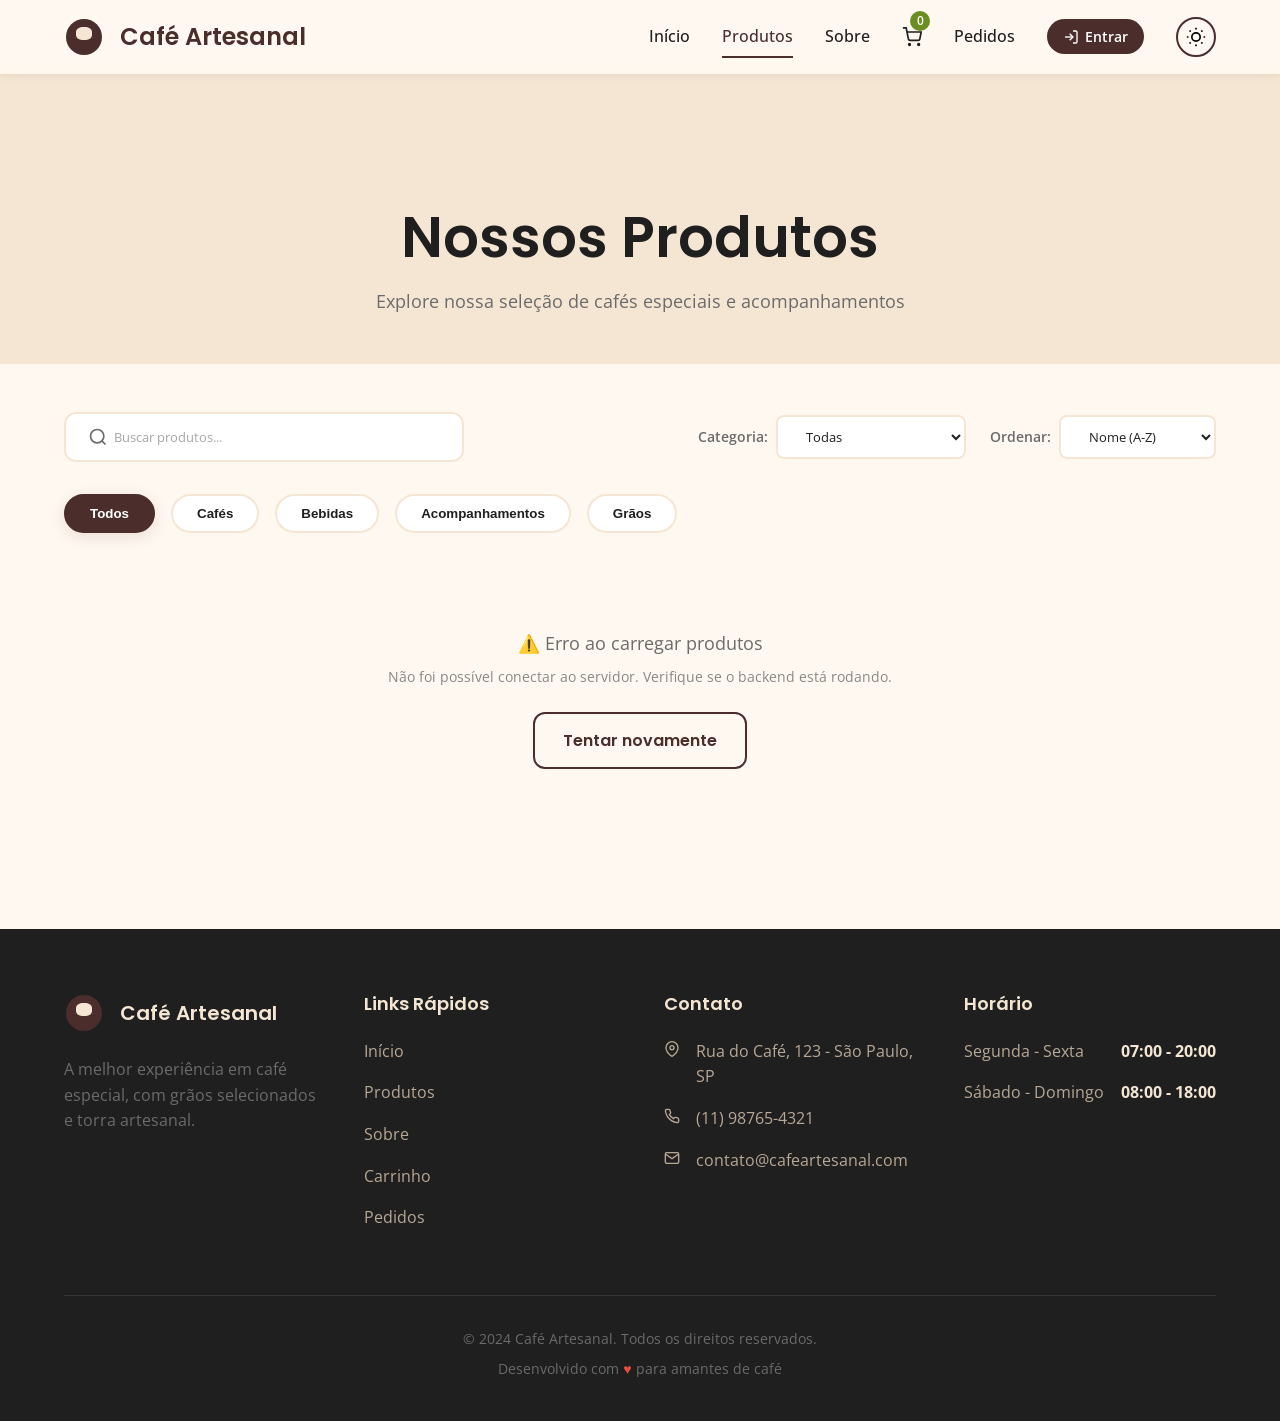
<file: backend/wwwroot/produtos.html>
<!DOCTYPE html>
<html lang="pt-BR">
<head>
    <meta charset="UTF-8">
    <meta name="viewport" content="width=device-width, initial-scale=1.0">
    <meta name="description" content="Confira nossos produtos de café especial">
    <title>Produtos | Café Artesanal</title>
    <link rel="preconnect" href="https://fonts.googleapis.com">
    <link rel="preconnect" href="https://fonts.gstatic.com" crossorigin>
    <link href="https://fonts.googleapis.com/css2?family=Poppins:wght@300;400;500;600;700&family=Open+Sans:wght@300;400;600&display=swap" rel="stylesheet">
    <link rel="stylesheet" href="css/style.css">
</head>
<body>
    <div class="toast-container" id="toastContainer"></div>

    <nav class="navbar" id="navbar">
        <div class="container">
            <div class="nav-content">
                <div class="logo">
                    <svg width="40" height="40" viewBox="0 0 40 40" fill="none">
                        <circle cx="20" cy="20" r="18" fill="#4B2E2B"/>
                        <path d="M20 10C15 10 12 12 12 15V18C12 21 15 23 20 23C25 23 28 21 28 18V15C28 12 25 10 20 10Z" fill="#F5E6D3"/>
                        <ellipse cx="20" cy="25" rx="6" ry="2" fill="#4B2E2B"/>
                        <path d="M14 25V28C14 29 16 30 20 30C24 30 26 29 26 28V25" stroke="#4B2E2B" stroke-width="1.5"/>
                    </svg>
                    <span>Café Artesanal</span>
                </div>
                <div class="nav-links" id="navLinks">
                    <a href="index.html" class="nav-link">Início</a>
                    <a href="produtos.html" class="nav-link active">Produtos</a>
                    <a href="index.html#sobre" class="nav-link">Sobre</a>
                    <a href="carrinho.html" class="nav-link cart-link">
                        <svg width="20" height="20" viewBox="0 0 24 24" fill="none" stroke="currentColor" stroke-width="2">
                            <circle cx="9" cy="21" r="1"/><circle cx="20" cy="21" r="1"/>
                            <path d="M1 1h4l2.68 13.39a2 2 0 0 0 2 1.61h9.72a2 2 0 0 0 2-1.61L23 6H6"/>
                        </svg>
                        <span class="cart-count" id="cartCount">0</span>
                    </a>
                    <a href="pedidos.html" class="nav-link">Pedidos</a>
                    <div id="authNav"></div>
                    <button class="theme-toggle" id="themeToggle" aria-label="Alternar tema">
                        <svg class="sun-icon" width="20" height="20" viewBox="0 0 24 24" fill="none" stroke="currentColor" stroke-width="2">
                            <circle cx="12" cy="12" r="5"/><line x1="12" y1="1" x2="12" y2="3"/><line x1="12" y1="21" x2="12" y2="23"/>
                            <line x1="4.22" y1="4.22" x2="5.64" y2="5.64"/><line x1="18.36" y1="18.36" x2="19.78" y2="19.78"/>
                            <line x1="1" y1="12" x2="3" y2="12"/><line x1="21" y1="12" x2="23" y2="12"/>
                            <line x1="4.22" y1="19.78" x2="5.64" y2="18.36"/><line x1="18.36" y1="5.64" x2="19.78" y2="4.22"/>
                        </svg>
                        <svg class="moon-icon" width="20" height="20" viewBox="0 0 24 24" fill="none" stroke="currentColor" stroke-width="2">
                            <path d="M21 12.79A9 9 0 1 1 11.21 3 7 7 0 0 0 21 12.79z"/>
                        </svg>
                    </button>
                </div>
                <button class="hamburger" id="hamburger" aria-label="Menu">
                    <span></span><span></span><span></span>
                </button>
            </div>
        </div>
    </nav>

    <section class="page-header">
        <div class="container">
            <h1 class="page-title">Nossos Produtos</h1>
            <p class="page-description">Explore nossa seleção de cafés especiais e acompanhamentos</p>
        </div>
    </section>

    <section class="products-section">
        <div class="container">
            <div class="products-toolbar">
                <div class="search-box">
                    <svg width="20" height="20" viewBox="0 0 24 24" fill="none" stroke="currentColor" stroke-width="2">
                        <circle cx="11" cy="11" r="8"/><path d="m21 21-4.35-4.35"/>
                    </svg>
                    <input type="text" id="searchInput" placeholder="Buscar produtos..." aria-label="Buscar produtos">
                </div>
                <div class="filters-group">
                    <div class="filter-item">
                        <label for="categoryFilter">Categoria:</label>
                        <select id="categoryFilter" aria-label="Filtrar por categoria">
                            <option value="all">Todas</option>
                            <option value="cafes">Cafés</option>
                            <option value="bebidas">Bebidas</option>
                            <option value="acompanhamentos">Acompanhamentos</option>
                            <option value="graos">Grãos</option>
                        </select>
                    </div>
                    <div class="filter-item">
                        <label for="sortFilter">Ordenar:</label>
                        <select id="sortFilter" aria-label="Ordenar produtos">
                            <option value="name">Nome (A-Z)</option>
                            <option value="price-asc">Preço (Menor)</option>
                            <option value="price-desc">Preço (Maior)</option>
                        </select>
                    </div>
                </div>
            </div>

            <div class="category-pills" id="categoryPills">
                <button class="pill active" data-category="all">Todos</button>
                <button class="pill" data-category="cafes">Cafés</button>
                <button class="pill" data-category="bebidas">Bebidas</button>
                <button class="pill" data-category="acompanhamentos">Acompanhamentos</button>
                <button class="pill" data-category="graos">Grãos</button>
            </div>

            <div class="products-grid" id="productsGrid"></div>

            <div class="no-results" id="noResults" style="display: none;">
                <svg width="64" height="64" viewBox="0 0 24 24" fill="none" stroke="currentColor" stroke-width="1.5">
                    <circle cx="11" cy="11" r="8"/><path d="m21 21-4.35-4.35"/>
                </svg>
                <h3>Nenhum produto encontrado</h3>
                <p>Tente ajustar seus filtros ou busca</p>
            </div>
        </div>
    </section>

    <footer class="footer">
        <div class="container">
            <div class="footer-grid">
                <div class="footer-column">
                    <div class="footer-logo">
                        <svg width="40" height="40" viewBox="0 0 40 40" fill="none">
                            <circle cx="20" cy="20" r="18" fill="#4B2E2B"/>
                            <path d="M20 10C15 10 12 12 12 15V18C12 21 15 23 20 23C25 23 28 21 28 18V15C28 12 25 10 20 10Z" fill="#F5E6D3"/>
                            <ellipse cx="20" cy="25" rx="6" ry="2" fill="#4B2E2B"/>
                            <path d="M14 25V28C14 29 16 30 20 30C24 30 26 29 26 28V25" stroke="#4B2E2B" stroke-width="1.5"/>
                        </svg>
                        <span>Café Artesanal</span>
                    </div>
                    <p class="footer-description">A melhor experiência em café especial, com grãos selecionados e torra artesanal.</p>
                </div>
                <div class="footer-column">
                    <h3 class="footer-title">Links Rápidos</h3>
                    <ul class="footer-links">
                        <li><a href="index.html">Início</a></li>
                        <li><a href="produtos.html">Produtos</a></li>
                        <li><a href="index.html#sobre">Sobre</a></li>
                        <li><a href="carrinho.html">Carrinho</a></li>
                        <li><a href="pedidos.html">Pedidos</a></li>
                    </ul>
                </div>
                <div class="footer-column">
                    <h3 class="footer-title">Contato</h3>
                    <ul class="footer-contact">
                        <li><svg width="16" height="16" viewBox="0 0 24 24" fill="none" stroke="currentColor" stroke-width="2"><path d="M21 10c0 7-9 13-9 13s-9-6-9-13a9 9 0 0 1 18 0z"/><circle cx="12" cy="10" r="3"/></svg><span>Rua do Café, 123 - São Paulo, SP</span></li>
                        <li><svg width="16" height="16" viewBox="0 0 24 24" fill="none" stroke="currentColor" stroke-width="2"><path d="M22 16.92v3a2 2 0 0 1-2.18 2 19.79 19.79 0 0 1-8.63-3.07 19.5 19.5 0 0 1-6-6 19.79 19.79 0 0 1-3.07-8.67A2 2 0 0 1 4.11 2h3a2 2 0 0 1 2 1.72 12.84 12.84 0 0 0 .7 2.81 2 2 0 0 1-.45 2.11L8.09 9.91a16 16 0 0 0 6 6l1.27-1.27a2 2 0 0 1 2.11-.45 12.84 12.84 0 0 0 2.81.7A2 2 0 0 1 22 16.92z"/></svg><span>(11) 98765-4321</span></li>
                        <li><svg width="16" height="16" viewBox="0 0 24 24" fill="none" stroke="currentColor" stroke-width="2"><path d="M4 4h16c1.1 0 2 .9 2 2v12c0 1.1-.9 2-2 2H4c-1.1 0-2-.9-2-2V6c0-1.1.9-2 2-2z"/><polyline points="22,6 12,13 2,6"/></svg><span>contato@cafeartesanal.com</span></li>
                    </ul>
                </div>
                <div class="footer-column">
                    <h3 class="footer-title">Horário</h3>
                    <ul class="footer-hours">
                        <li><span>Segunda - Sexta</span><strong>07:00 - 20:00</strong></li>
                        <li><span>Sábado - Domingo</span><strong>08:00 - 18:00</strong></li>
                    </ul>
                </div>
            </div>
            <div class="footer-bottom">
                <p>&copy; 2024 Café Artesanal. Todos os direitos reservados.</p>
                <p>Desenvolvido com <span class="heart">♥</span> para amantes de café</p>
            </div>
        </div>
    </footer>

    <script src="js/api.js"></script>
    <script src="js/autenticacao.js"></script>
    <script src="js/dados.js"></script>
    <script src="js/carrinho.js"></script>
    <script src="js/utilitarios.js"></script>
    <script src="js/produtos.js"></script>
</body>
</html>
</file>
<file: css/style.css>
/* ==========================================
   RESET E CONFIGURAÇÕES BASE
   ========================================== */

* {
    margin: 0;
    padding: 0;
    box-sizing: border-box;
}

:root {
    /* Cores Principais */
    --color-primary: #4B2E2B;
    --color-secondary: #6B8E23;
    --color-beige: #F5E6D3;
    --color-cream: #FFF8F0;
    --color-dark: #1F1F1F;
    --color-white: #FFFFFF;
    
    /* Gradientes */
    --gradient-primary: linear-gradient(135deg, #4B2E2B 0%, #6B4423 100%);
    --gradient-overlay: linear-gradient(rgba(0,0,0,0.4), rgba(0,0,0,0.6));
    
    /* Tipografia */
    --font-heading: 'Poppins', sans-serif;
    --font-body: 'Open Sans', sans-serif;
    
    /* Espaçamento */
    --spacing-xs: 0.5rem;
    --spacing-sm: 1rem;
    --spacing-md: 1.5rem;
    --spacing-lg: 2rem;
    --spacing-xl: 3rem;
    --spacing-2xl: 4rem;
    
    /* Bordas */
    --radius-sm: 8px;
    --radius-md: 12px;
    --radius-lg: 16px;
    --radius-xl: 24px;
    
    /* Sombras */
    --shadow-sm: 0 2px 8px rgba(75, 46, 43, 0.08);
    --shadow-md: 0 4px 16px rgba(75, 46, 43, 0.12);
    --shadow-lg: 0 8px 32px rgba(75, 46, 43, 0.16);
    --shadow-xl: 0 16px 48px rgba(75, 46, 43, 0.2);
    
    /* Transições */
    --transition-fast: 0.2s ease;
    --transition-normal: 0.3s ease;
    --transition-slow: 0.5s ease;
    
    /* Background */
    --bg-primary: #FFF8F0;
    --bg-secondary: #F5E6D3;
    --bg-card: #FFFFFF;
    --text-primary: #1F1F1F;
    --text-secondary: #6B6B6B;
}

/* Dark Mode */
body.dark-mode {
    --color-primary: #6B4423;
    --color-beige: #2A2520;
    --color-cream: #1F1A17;
    --color-dark: #0D0B0A;
    --color-white: #F5E6D3;
    
    --bg-primary: #1F1A17;
    --bg-secondary: #2A2520;
    --bg-card: #2D2622;
    --text-primary: #F5E6D3;
    --text-secondary: #B8A896;
    
    --shadow-sm: 0 2px 8px rgba(0, 0, 0, 0.3);
    --shadow-md: 0 4px 16px rgba(0, 0, 0, 0.4);
    --shadow-lg: 0 8px 32px rgba(0, 0, 0, 0.5);
    --shadow-xl: 0 16px 48px rgba(0, 0, 0, 0.6);
}

html {
    scroll-behavior: smooth;
    font-size: 16px;
}

body {
    font-family: var(--font-body);
    background: var(--bg-primary);
    color: var(--text-primary);
    line-height: 1.6;
    overflow-x: hidden;
    transition: background-color var(--transition-normal), color var(--transition-normal);
}

/* ==========================================
   TIPOGRAFIA
   ========================================== */

h1, h2, h3, h4, h5, h6 {
    font-family: var(--font-heading);
    font-weight: 600;
    line-height: 1.2;
    color: var(--text-primary);
}

h1 { font-size: clamp(2rem, 5vw, 3.5rem); }
h2 { font-size: clamp(1.75rem, 4vw, 2.5rem); }
h3 { font-size: clamp(1.5rem, 3vw, 2rem); }
h4 { font-size: clamp(1.25rem, 2.5vw, 1.5rem); }

p {
    font-size: 1rem;
    color: var(--text-secondary);
}

a {
    text-decoration: none;
    color: inherit;
    transition: color var(--transition-fast);
}

img {
    max-width: 100%;
    display: block;
}

/* ==========================================
   UTILITÁRIOS
   ========================================== */

.container {
    max-width: 1200px;
    margin: 0 auto;
    padding: 0 var(--spacing-md);
}

.text-center {
    text-align: center;
}

/* ==========================================
   LOADING SCREEN
   ========================================== */

.loading-screen {
    position: fixed;
    top: 0;
    left: 0;
    width: 100%;
    height: 100%;
    background: var(--bg-primary);
    display: flex;
    justify-content: center;
    align-items: center;
    z-index: 9999;
    transition: opacity var(--transition-slow), visibility var(--transition-slow);
}

.loading-screen.hidden {
    opacity: 0;
    visibility: hidden;
}

.coffee-cup {
    position: relative;
    width: 80px;
    height: 100px;
}

.coffee {
    position: absolute;
    bottom: 0;
    left: 50%;
    transform: translateX(-50%);
    width: 60px;
    height: 70px;
    background: var(--color-primary);
    border-radius: 0 0 40px 40px;
    animation: fillCoffee 2s ease-in-out infinite;
}

.coffee::before {
    content: '';
    position: absolute;
    top: -10px;
    left: -5px;
    width: 15px;
    height: 40px;
    background: transparent;
    border: 3px solid var(--color-primary);
    border-radius: 0 40px 40px 0;
    border-left: none;
}

.steam {
    position: absolute;
    width: 8px;
    height: 20px;
    background: var(--color-secondary);
    border-radius: 50%;
    opacity: 0;
}

.steam:nth-child(2) {
    left: 20px;
    animation: steam 2s ease-out infinite;
}

.steam:nth-child(3) {
    left: 35px;
    animation: steam 2s 0.5s ease-out infinite;
}

.steam:nth-child(4) {
    left: 50px;
    animation: steam 2s 1s ease-out infinite;
}

@keyframes fillCoffee {
    0%, 100% { height: 40px; }
    50% { height: 70px; }
}

@keyframes steam {
    0% {
        opacity: 0;
        transform: translateY(0) scaleX(1);
    }
    50% {
        opacity: 0.5;
    }
    100% {
        opacity: 0;
        transform: translateY(-40px) scaleX(3);
    }
}

/* ==========================================
   NAVBAR
   ========================================== */

.navbar {
    position: fixed;
    top: 0;
    left: 0;
    width: 100%;
    background: rgba(255, 248, 240, 0.95);
    backdrop-filter: blur(10px);
    box-shadow: var(--shadow-sm);
    z-index: 1000;
    transition: all var(--transition-normal);
}

body.dark-mode .navbar {
    background: rgba(31, 26, 23, 0.95);
}

.navbar.scrolled {
    box-shadow: var(--shadow-md);
}

.nav-content {
    display: flex;
    justify-content: space-between;
    align-items: center;
    padding: var(--spacing-sm) 0;
}

.logo {
    display: flex;
    align-items: center;
    gap: var(--spacing-sm);
    font-family: var(--font-heading);
    font-size: 1.5rem;
    font-weight: 600;
    color: var(--color-primary);
}

.nav-links {
    display: flex;
    align-items: center;
    gap: var(--spacing-lg);
}

.nav-link {
    position: relative;
    font-weight: 500;
    color: var(--text-primary);
    padding: var(--spacing-xs) 0;
    transition: color var(--transition-fast);
}

.nav-link::after {
    content: '';
    position: absolute;
    bottom: 0;
    left: 0;
    width: 0;
    height: 2px;
    background: var(--color-primary);
    transition: width var(--transition-fast);
}

.nav-link:hover,
.nav-link.active {
    color: var(--color-primary);
}

.nav-link:hover::after,
.nav-link.active::after {
    width: 100%;
}

.cart-link {
    position: relative;
    display: flex;
    align-items: center;
    gap: var(--spacing-xs);
}

.cart-count {
    position: absolute;
    top: -8px;
    right: -8px;
    background: var(--color-secondary);
    color: white;
    font-size: 0.75rem;
    font-weight: 600;
    width: 20px;
    height: 20px;
    border-radius: 50%;
    display: flex;
    align-items: center;
    justify-content: center;
}

/* Theme Toggle */
.theme-toggle {
    background: none;
    border: 2px solid var(--color-primary);
    width: 40px;
    height: 40px;
    border-radius: 50%;
    cursor: pointer;
    display: flex;
    align-items: center;
    justify-content: center;
    transition: all var(--transition-fast);
    position: relative;
    overflow: hidden;
}

.theme-toggle::before {
    content: '';
    position: absolute;
    top: 50%;
    left: 50%;
    width: 0;
    height: 0;
    border-radius: 50%;
    background: var(--color-primary);
    transform: translate(-50%, -50%);
    transition: width 0.4s, height 0.4s;
    z-index: -1;
}

.theme-toggle:hover {
    border-color: var(--color-primary);
    transform: scale(1.1);
}

.theme-toggle:active {
    transform: scale(0.95) rotate(180deg);
}

.theme-toggle:active::before {
    width: 60px;
    height: 60px;
}

.theme-toggle svg {
    position: absolute;
    transition: opacity var(--transition-fast);
}

.sun-icon {
    opacity: 1;
}

.moon-icon {
    opacity: 0;
}

body.dark-mode .sun-icon {
    opacity: 0;
}

body.dark-mode .moon-icon {
    opacity: 1;
}

body.dark-mode .theme-toggle:hover {
    border-color: var(--color-secondary);
}

body.dark-mode .theme-toggle:hover svg {
    stroke: var(--color-secondary);
}

.theme-toggle:hover svg {
    stroke: white;
}

/* Hamburger Menu */
.hamburger {
    display: none;
    flex-direction: column;
    gap: 5px;
    background: none;
    border: none;
    cursor: pointer;
    padding: var(--spacing-xs);
}

.hamburger span {
    width: 25px;
    height: 3px;
    background: var(--color-primary);
    transition: all var(--transition-fast);
    border-radius: 2px;
}

.hamburger.active span:nth-child(1) {
    transform: rotate(45deg) translate(7px, 7px);
}

.hamburger.active span:nth-child(2) {
    opacity: 0;
}

.hamburger.active span:nth-child(3) {
    transform: rotate(-45deg) translate(7px, -7px);
}

/* ==========================================
   HERO SECTION
   ========================================== */

.hero {
    position: relative;
    height: 100vh;
    min-height: 600px;
    display: flex;
    align-items: center;
    justify-content: center;
    background: linear-gradient(rgba(0,0,0,0.3), rgba(0,0,0,0.5)),
                url('https://images.unsplash.com/photo-1511920170033-f8396924c348?w=1920&h=1080&fit=crop') center/cover;
    margin-top: 70px;
    overflow: hidden;
}

.hero-overlay {
    position: absolute;
    inset: 0;
    background: var(--gradient-overlay);
}

.hero-content {
    position: relative;
    z-index: 2;
    text-align: center;
    color: white;
    max-width: 800px;
    padding: var(--spacing-md);
    animation: fadeInUp 1s ease-out;
}

.hero-title {
    display: flex;
    flex-direction: column;
    gap: var(--spacing-sm);
    margin-bottom: var(--spacing-md);
}

.hero-title-line {
    font-size: clamp(3rem, 8vw, 5rem);
    font-weight: 700;
    line-height: 1;
    color: #ffffff;
    text-shadow: 0 4px 20px rgba(0,0,0,0.3);
    animation: fadeInUp 1s ease-out backwards;
}

.hero-title-line:nth-child(2) {
    animation-delay: 0.2s;
}

.hero-subtitle {
    font-size: clamp(1rem, 2vw, 1.25rem);
    margin-bottom: var(--spacing-xl);
    opacity: 0.95;
    animation: fadeInUp 1s 0.4s ease-out backwards;
}

.hero-btn {
    animation: fadeInUp 1s 0.6s ease-out backwards;
}

.hero-scroll {
    position: absolute;
    bottom: var(--spacing-xl);
    left: 50%;
    transform: translateX(-50%);
    display: flex;
    flex-direction: column;
    align-items: center;
    gap: var(--spacing-xs);
    color: white;
    font-size: 0.875rem;
    animation: bounce 2s infinite;
}

@keyframes fadeInUp {
    from {
        opacity: 0;
        transform: translateY(30px);
    }
    to {
        opacity: 1;
        transform: translateY(0);
    }
}

@keyframes bounce {
    0%, 100% { transform: translateX(-50%) translateY(0); }
    50% { transform: translateX(-50%) translateY(-10px); }
}

/* ==========================================
   BUTTONS
   ========================================== */

.btn {
    display: inline-flex;
    align-items: center;
    gap: var(--spacing-xs);
    padding: 0.875rem 1.75rem;
    border: none;
    border-radius: var(--radius-md);
    font-family: var(--font-heading);
    font-size: 1rem;
    font-weight: 600;
    cursor: pointer;
    transition: all var(--transition-fast);
    text-align: center;
    justify-content: center;
    position: relative;
    overflow: hidden;
}

.btn::before {
    content: '';
    position: absolute;
    top: 50%;
    left: 50%;
    width: 0;
    height: 0;
    border-radius: 50%;
    background: rgba(255, 255, 255, 0.3);
    transform: translate(-50%, -50%);
    transition: width 0.6s, height 0.6s;
}

.btn:active::before {
    width: 300px;
    height: 300px;
}

.btn-primary {
    background: var(--gradient-primary);
    color: white;
    box-shadow: var(--shadow-md);
}

.btn-primary:hover {
    transform: translateY(-2px);
    box-shadow: var(--shadow-lg);
}

.btn-primary:active {
    transform: translateY(0);
}

.btn-secondary {
    background: transparent;
    color: var(--color-primary);
    border: 2px solid var(--color-primary);
}

.btn-secondary:hover {
    background: var(--color-primary);
    color: white;
    transform: translateY(-2px);
}

.btn-secondary:active {
    transform: translateY(0);
}

.btn-block {
    width: 100%;
}

.btn-text {
    background: none;
    border: none;
    color: var(--text-secondary);
    font-size: 0.875rem;
    cursor: pointer;
    display: inline-flex;
    align-items: center;
    gap: var(--spacing-xs);
    transition: color var(--transition-fast);
}

.btn-text:hover {
    color: var(--color-primary);
}

/* ==========================================
   SECTIONS
   ========================================== */

.page-header {
    background: var(--bg-secondary);
    padding: calc(70px + var(--spacing-2xl)) var(--spacing-md) var(--spacing-xl);
    text-align: center;
    margin-top: 70px;
}

.page-title {
    margin-bottom: var(--spacing-sm);
}

.page-description {
    font-size: 1.125rem;
}

.section-header {
    text-align: center;
    margin-bottom: var(--spacing-xl);
}

.section-tag {
    display: inline-block;
    color: var(--color-secondary);
    font-size: 0.875rem;
    font-weight: 600;
    text-transform: uppercase;
    letter-spacing: 1px;
    margin-bottom: var(--spacing-sm);
}

.section-title {
    margin-bottom: var(--spacing-sm);
}

.section-description {
    font-size: 1.125rem;
    max-width: 600px;
    margin: 0 auto;
}

/* Featured Products */
.featured-products {
    padding: var(--spacing-2xl) 0;
}

/* ==========================================
   PRODUCT CARDS
   ========================================== */

.products-grid {
    display: grid;
    grid-template-columns: repeat(auto-fill, minmax(280px, 1fr));
    gap: var(--spacing-lg);
    margin-bottom: var(--spacing-xl);
}

.product-card {
    background: var(--bg-card);
    border-radius: var(--radius-lg);
    overflow: hidden;
    box-shadow: var(--shadow-sm);
    transition: all var(--transition-normal);
    animation: fadeIn 0.5s ease-out backwards;
    cursor: pointer;
}

.product-card:hover {
    transform: translateY(-8px);
    box-shadow: var(--shadow-lg);
}

.product-image {
    position: relative;
    width: 100%;
    height: 250px;
    overflow: hidden;
    background: var(--bg-secondary);
}

.product-image img {
    width: 100%;
    height: 100%;
    object-fit: cover;
    transition: transform var(--transition-slow);
}

.product-card:hover .product-image img {
    transform: scale(1.1);
}

.product-badge {
    position: absolute;
    top: var(--spacing-sm);
    right: var(--spacing-sm);
    background: var(--color-secondary);
    color: white;
    padding: 0.375rem 0.75rem;
    border-radius: var(--radius-sm);
    font-size: 0.75rem;
    font-weight: 600;
}

.product-info {
    padding: var(--spacing-md);
}

.product-category {
    color: var(--color-secondary);
    font-size: 0.875rem;
    font-weight: 600;
    text-transform: uppercase;
    letter-spacing: 0.5px;
    margin-bottom: var(--spacing-xs);
}

.product-name {
    font-size: 1.25rem;
    font-weight: 600;
    margin-bottom: var(--spacing-xs);
    color: var(--text-primary);
}

.product-description {
    font-size: 0.875rem;
    color: var(--text-secondary);
    margin-bottom: var(--spacing-md);
    display: -webkit-box;
    -webkit-line-clamp: 2;
    -webkit-box-orient: vertical;
    overflow: hidden;
}

.product-footer {
    display: flex;
    justify-content: space-between;
    align-items: center;
    gap: var(--spacing-sm);
}

.product-price {
    font-size: 1.5rem;
    font-weight: 700;
    color: var(--color-primary);
}

.btn-add-cart {
    background: var(--color-primary);
    color: white;
    border: none;
    padding: 0.625rem 1.25rem;
    border-radius: var(--radius-sm);
    font-weight: 600;
    cursor: pointer;
    display: flex;
    align-items: center;
    gap: var(--spacing-xs);
    transition: all var(--transition-fast);
    position: relative;
    overflow: hidden;
}

.btn-add-cart::before {
    content: '';
    position: absolute;
    top: 50%;
    left: 50%;
    width: 0;
    height: 0;
    border-radius: 50%;
    background: rgba(255, 255, 255, 0.3);
    transform: translate(-50%, -50%);
    transition: width 0.4s, height 0.4s;
}

.btn-add-cart:hover {
    background: var(--color-secondary);
    transform: scale(1.05);
    box-shadow: var(--shadow-md);
}

.btn-add-cart:active {
    transform: scale(0.98);
}

.btn-add-cart:active::before {
    width: 200px;
    height: 200px;
}

/* Skeleton Loading */
.product-skeleton {
    background: var(--bg-card);
    border-radius: var(--radius-lg);
    overflow: hidden;
    padding: var(--spacing-md);
}

.skeleton-image {
    width: 100%;
    height: 250px;
    background: linear-gradient(90deg, var(--bg-secondary) 25%, var(--bg-primary) 50%, var(--bg-secondary) 75%);
    background-size: 200% 100%;
    animation: shimmer 1.5s infinite;
    border-radius: var(--radius-md);
    margin-bottom: var(--spacing-md);
}

.skeleton-text {
    height: 20px;
    background: linear-gradient(90deg, var(--bg-secondary) 25%, var(--bg-primary) 50%, var(--bg-secondary) 75%);
    background-size: 200% 100%;
    animation: shimmer 1.5s infinite;
    border-radius: var(--radius-sm);
    margin-bottom: var(--spacing-sm);
}

.skeleton-text.short {
    width: 70%;
}

.skeleton-text.shorter {
    width: 40%;
}

@keyframes shimmer {
    0% { background-position: 200% 0; }
    100% { background-position: -200% 0; }
}

@keyframes fadeIn {
    from { opacity: 0; }
    to { opacity: 1; }
}

/* ==========================================
   ABOUT SECTION
   ========================================== */

.about-section {
    padding: var(--spacing-2xl) 0;
    background: var(--bg-secondary);
}

.about-grid {
    display: grid;
    grid-template-columns: repeat(auto-fit, minmax(300px, 1fr));
    gap: var(--spacing-2xl);
    align-items: center;
}

.about-image-wrapper {
    position: relative;
    border-radius: var(--radius-xl);
    overflow: hidden;
    box-shadow: var(--shadow-xl);
}

.about-image-wrapper img {
    width: 100%;
    height: 500px;
    object-fit: cover;
}

.about-badge {
    position: absolute;
    bottom: var(--spacing-lg);
    right: var(--spacing-lg);
    background: var(--color-primary);
    color: white;
    padding: var(--spacing-md);
    border-radius: var(--radius-md);
    text-align: center;
    box-shadow: var(--shadow-lg);
}

.about-badge span {
    display: block;
    font-size: 0.875rem;
    opacity: 0.9;
}

.about-badge strong {
    display: block;
    font-size: 2rem;
    font-weight: 700;
}

.about-text {
    margin-bottom: var(--spacing-md);
    line-height: 1.8;
}

.about-features {
    display: flex;
    flex-direction: column;
    gap: var(--spacing-md);
    margin-top: var(--spacing-xl);
}

.feature-item {
    display: flex;
    align-items: center;
    gap: var(--spacing-md);
}

.feature-item svg {
    color: var(--color-secondary);
    flex-shrink: 0;
}

.feature-item span {
    font-weight: 600;
    color: var(--text-primary);
}

/* ==========================================
   PRODUCTS PAGE
   ========================================== */

.products-section {
    padding: var(--spacing-xl) 0 var(--spacing-2xl);
}

.products-toolbar {
    display: flex;
    flex-wrap: wrap;
    gap: var(--spacing-md);
    margin-bottom: var(--spacing-lg);
    align-items: center;
    justify-content: space-between;
}

.search-box {
    position: relative;
    flex: 1;
    min-width: 250px;
    max-width: 400px;
}

.search-box svg {
    position: absolute;
    left: var(--spacing-md);
    top: 50%;
    transform: translateY(-50%);
    color: var(--text-secondary);
}

.search-box input {
    width: 100%;
    padding: 0.875rem var(--spacing-md) 0.875rem 3rem;
    border: 2px solid var(--bg-secondary);
    border-radius: var(--radius-md);
    background: var(--bg-card);
    color: var(--text-primary);
    font-family: var(--font-body);
    transition: all var(--transition-fast);
}

.search-box input:focus {
    outline: none;
    border-color: var(--color-primary);
    box-shadow: 0 0 0 3px rgba(75, 46, 43, 0.1);
    transform: translateY(-1px);
}

.search-box input::placeholder {
    color: var(--text-secondary);
    opacity: 0.6;
}

.filters-group {
    display: flex;
    gap: var(--spacing-md);
    flex-wrap: wrap;
}

.filter-item {
    display: flex;
    align-items: center;
    gap: var(--spacing-xs);
}

.filter-item label {
    font-weight: 600;
    font-size: 0.875rem;
    color: var(--text-secondary);
}

.filter-item select {
    padding: 0.625rem var(--spacing-md);
    border: 2px solid var(--bg-secondary);
    border-radius: var(--radius-sm);
    background: var(--bg-card);
    color: var(--text-primary);
    font-family: var(--font-body);
    cursor: pointer;
    transition: all var(--transition-fast);
}

.filter-item select:hover {
    border-color: var(--color-primary);
}

.filter-item select:focus {
    outline: none;
    border-color: var(--color-primary);
    box-shadow: 0 0 0 3px rgba(75, 46, 43, 0.1);
    transform: translateY(-1px);
}

/* Category Pills */
.category-pills {
    display: flex;
    gap: var(--spacing-sm);
    margin-bottom: var(--spacing-xl);
    flex-wrap: wrap;
}

.pill {
    padding: 0.625rem var(--spacing-md);
    border: 2px solid var(--bg-secondary);
    border-radius: var(--radius-xl);
    background: var(--bg-card);
    color: var(--text-primary);
    font-weight: 600;
    cursor: pointer;
    transition: all var(--transition-fast);
    position: relative;
    overflow: hidden;
}

.pill::before {
    content: '';
    position: absolute;
    top: 50%;
    left: 50%;
    width: 0;
    height: 0;
    border-radius: 50%;
    background: var(--color-primary);
    transform: translate(-50%, -50%);
    transition: width 0.4s, height 0.4s;
    z-index: -1;
}

.pill:hover {
    border-color: var(--color-primary);
    transform: translateY(-2px);
    box-shadow: var(--shadow-sm);
}

.pill:active::before {
    width: 200px;
    height: 200px;
}

.pill.active {
    background: var(--color-primary);
    color: white;
    border-color: var(--color-primary);
    box-shadow: var(--shadow-md);
}

/* No Results */
.no-results {
    text-align: center;
    padding: var(--spacing-2xl);
}

.no-results svg {
    margin: 0 auto var(--spacing-lg);
    color: var(--text-secondary);
    opacity: 0.5;
}

.no-results h3 {
    margin-bottom: var(--spacing-sm);
}

/* ==========================================
   CART PAGE
   ========================================== */

.cart-section {
    padding: var(--spacing-xl) 0 var(--spacing-2xl);
    min-height: 60vh;
}

.cart-layout {
    max-width: 1200px;
    margin: 0 auto;
}

.empty-cart {
    text-align: center;
    padding: var(--spacing-2xl);
}

.empty-cart svg {
    margin: 0 auto var(--spacing-lg);
    color: var(--text-secondary);
    opacity: 0.3;
}

.empty-cart h2 {
    margin-bottom: var(--spacing-sm);
}

.empty-cart p {
    margin-bottom: var(--spacing-xl);
}

.cart-content {
    display: grid;
    grid-template-columns: 1fr 380px;
    gap: var(--spacing-xl);
    align-items: start;
}

.cart-items {
    background: var(--bg-card);
    border-radius: var(--radius-lg);
    padding: var(--spacing-lg);
    box-shadow: var(--shadow-sm);
}

.cart-header {
    display: flex;
    justify-content: space-between;
    align-items: center;
    margin-bottom: var(--spacing-lg);
    padding-bottom: var(--spacing-md);
    border-bottom: 2px solid var(--bg-secondary);
}

.cart-item {
    display: grid;
    grid-template-columns: 100px 1fr auto;
    gap: var(--spacing-md);
    padding: var(--spacing-md) 0;
    border-bottom: 1px solid var(--bg-secondary);
    animation: slideIn 0.3s ease-out;
}

.cart-item:last-child {
    border-bottom: none;
}

.cart-item-image {
    width: 100px;
    height: 100px;
    border-radius: var(--radius-md);
    overflow: hidden;
    background: var(--bg-secondary);
}

.cart-item-image img {
    width: 100%;
    height: 100%;
    object-fit: cover;
}

.cart-item-info h3 {
    font-size: 1.125rem;
    margin-bottom: var(--spacing-xs);
}

.cart-item-price {
    color: var(--color-primary);
    font-weight: 700;
    font-size: 1.25rem;
    margin-bottom: var(--spacing-sm);
}

.quantity-control {
    display: flex;
    align-items: center;
    gap: var(--spacing-sm);
    margin-bottom: var(--spacing-sm);
}

.quantity-btn {
    width: 32px;
    height: 32px;
    border: 2px solid var(--color-primary);
    background: transparent;
    color: var(--color-primary);
    border-radius: var(--radius-sm);
    cursor: pointer;
    display: flex;
    align-items: center;
    justify-content: center;
    font-weight: 700;
    transition: all var(--transition-fast);
    position: relative;
    overflow: hidden;
}

.quantity-btn::before {
    content: '';
    position: absolute;
    top: 50%;
    left: 50%;
    width: 0;
    height: 0;
    border-radius: 50%;
    background: var(--color-primary);
    transform: translate(-50%, -50%);
    transition: width 0.3s, height 0.3s;
    z-index: -1;
}

.quantity-btn:hover {
    background: var(--color-primary);
    color: white;
    transform: scale(1.1);
}

.quantity-btn:active {
    transform: scale(0.95);
}

.quantity-btn:active::before {
    width: 50px;
    height: 50px;
}

.quantity-value {
    font-weight: 600;
    min-width: 40px;
    text-align: center;
}

.cart-item-actions {
    display: flex;
    flex-direction: column;
    justify-content: space-between;
    align-items: flex-end;
}

.item-subtotal {
    font-size: 1.5rem;
    font-weight: 700;
    color: var(--color-primary);
}

.btn-remove {
    background: none;
    border: none;
    color: #e74c3c;
    cursor: pointer;
    padding: var(--spacing-xs);
    transition: all var(--transition-fast);
    border-radius: var(--radius-sm);
    display: flex;
    align-items: center;
    justify-content: center;
}

.btn-remove:hover {
    background: rgba(231, 76, 60, 0.1);
    transform: scale(1.1);
}

.btn-remove:active {
    transform: scale(0.9);
}

@keyframes slideIn {
    from {
        opacity: 0;
        transform: translateX(-20px);
    }
    to {
        opacity: 1;
        transform: translateX(0);
    }
}

/* Cart Summary */
.cart-summary {
    background: var(--bg-card);
    border-radius: var(--radius-lg);
    padding: var(--spacing-lg);
    box-shadow: var(--shadow-sm);
    position: sticky;
    top: 100px;
}

.cart-summary h3 {
    margin-bottom: var(--spacing-lg);
    padding-bottom: var(--spacing-md);
    border-bottom: 2px solid var(--bg-secondary);
}

.summary-line {
    display: flex;
    justify-content: space-between;
    margin-bottom: var(--spacing-md);
    color: var(--text-secondary);
}

.summary-divider {
    height: 1px;
    background: var(--bg-secondary);
    margin: var(--spacing-md) 0;
}

.summary-total {
    display: flex;
    justify-content: space-between;
    font-size: 1.5rem;
    font-weight: 700;
    color: var(--text-primary);
    margin-bottom: var(--spacing-lg);
}

.payment-methods {
    margin-top: var(--spacing-lg);
    padding-top: var(--spacing-lg);
    border-top: 1px solid var(--bg-secondary);
}

.payment-methods p {
    font-size: 0.875rem;
    margin-bottom: var(--spacing-sm);
    text-align: center;
}

.payment-icons {
    display: flex;
    justify-content: center;
    gap: var(--spacing-sm);
}

/* ==========================================
   ORDERS PAGE
   ========================================== */

.orders-section {
    padding: var(--spacing-xl) 0 var(--spacing-2xl);
    min-height: 60vh;
}

.empty-orders {
    text-align: center;
    padding: var(--spacing-2xl);
}

.empty-orders svg {
    margin: 0 auto var(--spacing-lg);
    color: var(--text-secondary);
    opacity: 0.3;
}

.empty-orders h2 {
    margin-bottom: var(--spacing-sm);
}

.empty-orders p {
    margin-bottom: var(--spacing-xl);
}

.orders-list {
    max-width: 900px;
    margin: 0 auto;
    display: flex;
    flex-direction: column;
    gap: var(--spacing-lg);
}

.order-card {
    background: var(--bg-card);
    border-radius: var(--radius-lg);
    padding: var(--spacing-lg);
    box-shadow: var(--shadow-sm);
    transition: box-shadow var(--transition-fast);
    animation: fadeIn 0.5s ease-out backwards;
}

.order-card:hover {
    box-shadow: var(--shadow-md);
}

.order-header {
    display: flex;
    justify-content: space-between;
    align-items: center;
    margin-bottom: var(--spacing-md);
    padding-bottom: var(--spacing-md);
    border-bottom: 2px solid var(--bg-secondary);
}

.order-number {
    font-weight: 700;
    color: var(--text-primary);
}

.order-date {
    color: var(--text-secondary);
    font-size: 0.875rem;
}

.order-status {
    display: inline-block;
    padding: 0.375rem 0.875rem;
    border-radius: var(--radius-sm);
    font-size: 0.875rem;
    font-weight: 600;
}

.status-pendente {
    background: #fff3cd;
    color: #856404;
}

.status-preparando {
    background: #cce5ff;
    color: #004085;
}

.status-entregue {
    background: #d4edda;
    color: #155724;
}

body.dark-mode .status-pendente {
    background: #664d03;
    color: #fff3cd;
}

body.dark-mode .status-preparando {
    background: #052c65;
    color: #cfe2ff;
}

body.dark-mode .status-entregue {
    background: #0a3622;
    color: #d1e7dd;
}

.order-items {
    margin-bottom: var(--spacing-md);
}

.order-item {
    display: flex;
    justify-content: space-between;
    align-items: center;
    padding: var(--spacing-sm) 0;
}

.order-item-name {
    color: var(--text-primary);
}

.order-item-qty {
    color: var(--text-secondary);
    font-size: 0.875rem;
}

.order-item-price {
    font-weight: 600;
    color: var(--color-primary);
}

.order-footer {
    display: flex;
    justify-content: flex-end;
    padding-top: var(--spacing-md);
    border-top: 1px solid var(--bg-secondary);
}

.order-total {
    font-size: 1.5rem;
    font-weight: 700;
    color: var(--text-primary);
}

/* ==========================================
   TOAST NOTIFICATIONS
   ========================================== */

.toast-container {
    position: fixed;
    top: 90px;
    right: var(--spacing-md);
    z-index: 9999;
    display: flex;
    flex-direction: column;
    gap: var(--spacing-sm);
}

.toast {
    background: var(--bg-card);
    padding: var(--spacing-md) var(--spacing-lg);
    border-radius: var(--radius-md);
    box-shadow: var(--shadow-lg);
    display: flex;
    align-items: center;
    gap: var(--spacing-md);
    min-width: 300px;
    animation: slideInRight 0.3s ease-out;
}

.toast.hiding {
    animation: slideOutRight 0.3s ease-out forwards;
}

.toast-icon {
    width: 24px;
    height: 24px;
    border-radius: 50%;
    display: flex;
    align-items: center;
    justify-content: center;
    flex-shrink: 0;
}

.toast.success .toast-icon {
    background: #d4edda;
    color: #155724;
}

.toast.error .toast-icon {
    background: #f8d7da;
    color: #721c24;
}

.toast.info .toast-icon {
    background: #d1ecf1;
    color: #0c5460;
}

.toast-message {
    flex: 1;
    font-weight: 500;
}

.toast-close {
    background: none;
    border: none;
    color: var(--text-secondary);
    cursor: pointer;
    padding: 0;
    width: 20px;
    height: 20px;
    display: flex;
    align-items: center;
    justify-content: center;
}

@keyframes slideInRight {
    from {
        transform: translateX(400px);
        opacity: 0;
    }
    to {
        transform: translateX(0);
        opacity: 1;
    }
}

@keyframes slideOutRight {
    from {
        transform: translateX(0);
        opacity: 1;
    }
    to {
        transform: translateX(400px);
        opacity: 0;
    }
}

/* ==========================================
   FOOTER
   ========================================== */

.footer {
    background: var(--color-dark);
    color: #B8A896;
    padding: var(--spacing-2xl) 0 var(--spacing-lg);
}

body.dark-mode .footer {
    background: #0D0B0A;
}

.footer-grid {
    display: grid;
    grid-template-columns: repeat(auto-fit, minmax(250px, 1fr));
    gap: var(--spacing-xl);
    margin-bottom: var(--spacing-xl);
}

.footer-logo {
    display: flex;
    align-items: center;
    gap: var(--spacing-sm);
    font-family: var(--font-heading);
    font-size: 1.25rem;
    font-weight: 600;
    color: var(--color-beige);
    margin-bottom: var(--spacing-md);
}

.footer-description {
    margin-bottom: var(--spacing-md);
    line-height: 1.6;
}

.footer-title {
    font-size: 1.125rem;
    font-weight: 600;
    color: var(--color-beige);
    margin-bottom: var(--spacing-md);
}

.footer-links,
.footer-contact,
.footer-hours {
    list-style: none;
}

.footer-links li,
.footer-contact li,
.footer-hours li {
    margin-bottom: var(--spacing-sm);
}

.footer-links a {
    transition: color var(--transition-fast);
}

.footer-links a:hover {
    color: var(--color-beige);
}

.footer-contact li,
.footer-hours li {
    display: flex;
    align-items: start;
    gap: var(--spacing-sm);
}

.footer-contact svg {
    flex-shrink: 0;
    margin-top: 2px;
}

.footer-hours li {
    justify-content: space-between;
    align-items: center;
}

.footer-hours strong {
    color: var(--color-beige);
}

.footer-bottom {
    text-align: center;
    padding-top: var(--spacing-lg);
    border-top: 1px solid rgba(245, 230, 211, 0.1);
}

.footer-bottom p {
    margin-bottom: var(--spacing-xs);
    font-size: 0.875rem;
}

.heart {
    color: #e74c3c;
    animation: heartbeat 1.5s infinite;
}

@keyframes heartbeat {
    0%, 100% { transform: scale(1); }
    10%, 30% { transform: scale(1.1); }
    20%, 40% { transform: scale(1); }
}

/* ==========================================
   RESPONSIVE DESIGN
   ========================================== */

@media (max-width: 992px) {
    .cart-content {
        grid-template-columns: 1fr;
    }
    
    .cart-summary {
        position: static;
    }
    
    .about-grid {
        grid-template-columns: 1fr;
    }
}

@media (max-width: 768px) {
    .nav-links {
        position: fixed;
        top: 70px;
        left: -100%;
        width: 100%;
        height: calc(100vh - 70px);
        background: var(--bg-primary);
        flex-direction: column;
        padding: var(--spacing-xl);
        transition: left var(--transition-normal);
        box-shadow: var(--shadow-lg);
        overflow-y: auto;
    }
    
    .nav-links.active {
        left: 0;
    }
    
    .hamburger {
        display: flex;
    }
    
    .products-toolbar {
        flex-direction: column;
        align-items: stretch;
    }
    
    .search-box {
        max-width: 100%;
    }
    
    .filters-group {
        width: 100%;
    }
    
    .filter-item {
        flex: 1;
    }
    
    .cart-item {
        grid-template-columns: 80px 1fr;
        gap: var(--spacing-sm);
    }
    
    .cart-item-actions {
        grid-column: 1 / -1;
        flex-direction: row;
        justify-content: space-between;
        align-items: center;
    }
    
    .footer-grid {
        grid-template-columns: 1fr;
    }
}

@media (max-width: 576px) {
    html {
        font-size: 14px;
    }
    
    .products-grid {
        grid-template-columns: 1fr;
    }
    
    .hero {
        min-height: 500px;
    }
    
    .toast-container {
        left: var(--spacing-sm);
        right: var(--spacing-sm);
    }
    
    .toast {
        min-width: auto;
    }
}

/* ==========================================
   PRINT STYLES
   ========================================== */

@media print {
    .navbar,
    .footer,
    .hero,
    .hamburger,
    .theme-toggle,
    .btn {
        display: none !important;
    }

    body {
        background: white;
        color: black;
    }
}

/* ==========================================
   AUTH NAVBAR ELEMENTS
   ========================================== */

.auth-user {
    display: flex;
    align-items: center;
    gap: 0.5rem;
}

.auth-user-name {
    display: flex;
    align-items: center;
    gap: 0.35rem;
    font-size: 0.875rem;
    font-weight: 600;
    color: var(--text-primary);
    white-space: nowrap;
}

.auth-admin-link {
    font-size: 0.8rem;
    font-weight: 600;
    color: var(--color-primary) !important;
    border: 1.5px solid var(--color-primary);
    padding: 0.25rem 0.65rem;
    border-radius: 20px;
    white-space: nowrap;
    transition: background 0.2s, color 0.2s;
}

.auth-admin-link:hover {
    background: var(--color-primary);
    color: #fff !important;
}

.btn-logout {
    display: flex;
    align-items: center;
    gap: 0.3rem;
    padding: 0.35rem 0.75rem;
    background: none;
    border: 1.5px solid var(--border-color);
    border-radius: 20px;
    font-family: var(--font-primary);
    font-size: 0.8rem;
    font-weight: 600;
    color: var(--text-secondary);
    cursor: pointer;
    transition: border-color 0.2s, color 0.2s, background 0.2s;
    white-space: nowrap;
}

.btn-logout:hover {
    border-color: #dc3545;
    color: #dc3545;
    background: rgba(220, 53, 69, 0.06);
}

.btn-login-nav {
    display: flex;
    align-items: center;
    gap: 0.35rem;
    padding: 0.4rem 1rem;
    background: var(--color-primary);
    color: #fff !important;
    border-radius: 20px;
    font-size: 0.875rem;
    font-weight: 600;
    white-space: nowrap;
    transition: opacity 0.2s;
    text-decoration: none;
}

.btn-login-nav:hover {
    opacity: 0.88;
}

/* Confirmar Entrega button */
.btn-confirmar {
    display: inline-flex;
    align-items: center;
    gap: 0.35rem;
    padding: 0.45rem 1rem;
    background: linear-gradient(135deg, #27ae60, #2ecc71);
    color: #fff;
    border: none;
    border-radius: 8px;
    font-family: var(--font-primary);
    font-size: 0.85rem;
    font-weight: 600;
    cursor: pointer;
    transition: opacity 0.2s, transform 0.15s;
    box-shadow: 0 2px 8px rgba(39,174,96,0.35);
}

.btn-confirmar:hover {
    opacity: 0.9;
    transform: translateY(-1px);
}

.btn-cancelar {
    display: inline-flex; align-items: center; gap: 0.35rem;
    padding: 0.45rem 1rem;
    background: linear-gradient(135deg, #c0392b, #e74c3c);
    color: #fff; border: none; border-radius: 8px;
    font-family: var(--font-primary); font-size: 0.85rem; font-weight: 600;
    cursor: pointer; transition: opacity 0.2s, transform 0.15s;
    box-shadow: 0 2px 8px rgba(192,57,43,0.35);
}
.btn-cancelar:hover { opacity: 0.9; transform: translateY(-1px); }

.order-delivery-fee {
    display: flex;
    justify-content: space-between;
    align-items: center;
    padding: 0.5rem var(--spacing-lg);
    font-size: 0.85rem;
    color: var(--text-secondary);
    border-top: 1px dashed var(--border-color);
    margin-top: 0.25rem;
}

/* Mobile auth nav */
@media (max-width: 768px) {
    .auth-user {
        flex-wrap: wrap;
        gap: 0.5rem;
        padding: var(--spacing-sm) 0;
        border-top: 1px solid var(--border-color);
        margin-top: 0.5rem;
        width: 100%;
    }

    .auth-user-name {
        width: 100%;
    }

    #authNav {
        width: 100%;
    }
}
</file>
<file: backend/wwwroot/css/style.css>
/* ==========================================
   RESET E CONFIGURAÇÕES BASE
   ========================================== */

* {
    margin: 0;
    padding: 0;
    box-sizing: border-box;
}

:root {
    --color-primary: #4B2E2B;
    --color-secondary: #6B8E23;
    --color-beige: #F5E6D3;
    --color-cream: #FFF8F0;
    --color-dark: #1F1F1F;
    --color-white: #FFFFFF;
    --gradient-primary: linear-gradient(135deg, #4B2E2B 0%, #6B4423 100%);
    --gradient-overlay: linear-gradient(rgba(0,0,0,0.4), rgba(0,0,0,0.6));
    --font-heading: 'Poppins', sans-serif;
    --font-body: 'Open Sans', sans-serif;
    --spacing-xs: 0.5rem;
    --spacing-sm: 1rem;
    --spacing-md: 1.5rem;
    --spacing-lg: 2rem;
    --spacing-xl: 3rem;
    --spacing-2xl: 4rem;
    --radius-sm: 8px;
    --radius-md: 12px;
    --radius-lg: 16px;
    --radius-xl: 24px;
    --shadow-sm: 0 2px 8px rgba(75, 46, 43, 0.08);
    --shadow-md: 0 4px 16px rgba(75, 46, 43, 0.12);
    --shadow-lg: 0 8px 32px rgba(75, 46, 43, 0.16);
    --shadow-xl: 0 16px 48px rgba(75, 46, 43, 0.2);
    --transition-fast: 0.2s ease;
    --transition-normal: 0.3s ease;
    --transition-slow: 0.5s ease;
    --bg-primary: #FFF8F0;
    --bg-secondary: #F5E6D3;
    --bg-card: #FFFFFF;
    --text-primary: #1F1F1F;
    --text-secondary: #6B6B6B;
}

body.dark-mode {
    --color-primary: #6B4423;
    --color-beige: #2A2520;
    --color-cream: #1F1A17;
    --color-dark: #0D0B0A;
    --color-white: #F5E6D3;
    --bg-primary: #1F1A17;
    --bg-secondary: #2A2520;
    --bg-card: #2D2622;
    --text-primary: #F5E6D3;
    --text-secondary: #B8A896;
    --shadow-sm: 0 2px 8px rgba(0, 0, 0, 0.3);
    --shadow-md: 0 4px 16px rgba(0, 0, 0, 0.4);
    --shadow-lg: 0 8px 32px rgba(0, 0, 0, 0.5);
    --shadow-xl: 0 16px 48px rgba(0, 0, 0, 0.6);
}

html { scroll-behavior: smooth; font-size: 16px; }

body {
    font-family: var(--font-body);
    background: var(--bg-primary);
    color: var(--text-primary);
    line-height: 1.6;
    overflow-x: hidden;
    transition: background-color var(--transition-normal), color var(--transition-normal);
}

h1, h2, h3, h4, h5, h6 {
    font-family: var(--font-heading);
    font-weight: 600;
    line-height: 1.2;
    color: var(--text-primary);
}

h1 { font-size: clamp(2rem, 5vw, 3.5rem); }
h2 { font-size: clamp(1.75rem, 4vw, 2.5rem); }
h3 { font-size: clamp(1.5rem, 3vw, 2rem); }
h4 { font-size: clamp(1.25rem, 2.5vw, 1.5rem); }

p { font-size: 1rem; color: var(--text-secondary); }
a { text-decoration: none; color: inherit; transition: color var(--transition-fast); }
img { max-width: 100%; display: block; }

.container { max-width: 1200px; margin: 0 auto; padding: 0 var(--spacing-md); }
.text-center { text-align: center; }

/* ==========================================
   LOADING SCREEN
   ========================================== */

.loading-screen {
    position: fixed; top: 0; left: 0; width: 100%; height: 100%;
    background: var(--bg-primary);
    display: flex; justify-content: center; align-items: center;
    z-index: 9999;
    transition: opacity var(--transition-slow), visibility var(--transition-slow);
}
.loading-screen.hidden { opacity: 0; visibility: hidden; }
.coffee-cup { position: relative; width: 80px; height: 100px; }
.coffee {
    position: absolute; bottom: 0; left: 50%; transform: translateX(-50%);
    width: 60px; height: 70px;
    background: var(--color-primary); border-radius: 0 0 40px 40px;
    animation: fillCoffee 2s ease-in-out infinite;
}
.coffee::before {
    content: ''; position: absolute; top: -10px; left: -5px;
    width: 15px; height: 40px;
    background: transparent; border: 3px solid var(--color-primary);
    border-radius: 0 40px 40px 0; border-left: none;
}
.steam {
    position: absolute; width: 8px; height: 20px;
    background: var(--color-secondary); border-radius: 50%; opacity: 0;
}
.steam:nth-child(2) { left: 20px; animation: steam 2s ease-out infinite; }
.steam:nth-child(3) { left: 35px; animation: steam 2s 0.5s ease-out infinite; }
.steam:nth-child(4) { left: 50px; animation: steam 2s 1s ease-out infinite; }
@keyframes fillCoffee { 0%, 100% { height: 40px; } 50% { height: 70px; } }
@keyframes steam {
    0%   { opacity: 0; transform: translateY(0) scaleX(1); }
    50%  { opacity: 0.5; }
    100% { opacity: 0; transform: translateY(-40px) scaleX(3); }
}

/* ==========================================
   NAVBAR
   ========================================== */

.navbar {
    position: fixed; top: 0; left: 0; width: 100%;
    background: rgba(255, 248, 240, 0.95);
    backdrop-filter: blur(10px);
    box-shadow: var(--shadow-sm);
    z-index: 1000;
    transition: all var(--transition-normal);
}
body.dark-mode .navbar { background: rgba(31, 26, 23, 0.95); }
.navbar.scrolled { box-shadow: var(--shadow-md); }
.nav-content { display: flex; justify-content: space-between; align-items: center; padding: var(--spacing-sm) 0; }
.logo { display: flex; align-items: center; gap: var(--spacing-sm); font-family: var(--font-heading); font-size: 1.5rem; font-weight: 600; color: var(--color-primary); }
.nav-links { display: flex; align-items: center; gap: var(--spacing-lg); }
.nav-link { position: relative; font-weight: 500; color: var(--text-primary); padding: var(--spacing-xs) 0; transition: color var(--transition-fast); }
.nav-link::after { content: ''; position: absolute; bottom: 0; left: 0; width: 0; height: 2px; background: var(--color-primary); transition: width var(--transition-fast); }
.nav-link:hover, .nav-link.active { color: var(--color-primary); }
.nav-link:hover::after, .nav-link.active::after { width: 100%; }
.cart-link { position: relative; display: flex; align-items: center; gap: var(--spacing-xs); }
.cart-count { position: absolute; top: -8px; right: -8px; background: var(--color-secondary); color: white; font-size: 0.75rem; font-weight: 600; width: 20px; height: 20px; border-radius: 50%; display: flex; align-items: center; justify-content: center; }
.theme-toggle { background: none; border: 2px solid var(--color-primary); width: 40px; height: 40px; border-radius: 50%; cursor: pointer; display: flex; align-items: center; justify-content: center; transition: all var(--transition-fast); position: relative; overflow: hidden; }
.theme-toggle:hover { border-color: var(--color-primary); transform: scale(1.1); }
.theme-toggle:active { transform: scale(0.95) rotate(180deg); }
.theme-toggle svg { position: absolute; transition: opacity var(--transition-fast); }
.sun-icon { opacity: 1; }
.moon-icon { opacity: 0; }
body.dark-mode .sun-icon { opacity: 0; }
body.dark-mode .moon-icon { opacity: 1; }
body.dark-mode .theme-toggle:hover { border-color: var(--color-secondary); }
body.dark-mode .theme-toggle:hover svg, .theme-toggle:hover svg { stroke: white; }
.hamburger { display: none; flex-direction: column; gap: 5px; background: none; border: none; cursor: pointer; padding: var(--spacing-xs); }
.hamburger span { width: 25px; height: 3px; background: var(--color-primary); transition: all var(--transition-fast); border-radius: 2px; }
.hamburger.active span:nth-child(1) { transform: rotate(45deg) translate(7px, 7px); }
.hamburger.active span:nth-child(2) { opacity: 0; }
.hamburger.active span:nth-child(3) { transform: rotate(-45deg) translate(7px, -7px); }

/* ==========================================
   HERO SECTION
   ========================================== */

.hero {
    position: relative; height: 100vh; min-height: 600px;
    display: flex; align-items: center; justify-content: center;
    background: linear-gradient(rgba(0,0,0,0.3), rgba(0,0,0,0.5)),
                url('https://images.unsplash.com/photo-1511920170033-f8396924c348?w=1920&h=1080&fit=crop') center/cover;
    margin-top: 70px; overflow: hidden;
}
.hero-overlay { position: absolute; inset: 0; background: var(--gradient-overlay); }
.hero-content { position: relative; z-index: 2; text-align: center; color: white; max-width: 800px; padding: var(--spacing-md); animation: fadeInUp 1s ease-out; }
.hero-title { display: flex; flex-direction: column; gap: var(--spacing-sm); margin-bottom: var(--spacing-md); }
.hero-title-line { font-size: clamp(3rem, 8vw, 5rem); font-weight: 700; line-height: 1; color: #ffffff; text-shadow: 0 4px 20px rgba(0,0,0,0.3); animation: fadeInUp 1s ease-out backwards; }
.hero-title-line:nth-child(2) { animation-delay: 0.2s; }
.hero-subtitle { font-size: clamp(1rem, 2vw, 1.25rem); margin-bottom: var(--spacing-xl); opacity: 0.95; animation: fadeInUp 1s 0.4s ease-out backwards; }
.hero-btn { animation: fadeInUp 1s 0.6s ease-out backwards; }
.hero-scroll { position: absolute; bottom: var(--spacing-xl); left: 50%; transform: translateX(-50%); display: flex; flex-direction: column; align-items: center; gap: var(--spacing-xs); color: white; font-size: 0.875rem; animation: bounce 2s infinite; }
@keyframes fadeInUp { from { opacity: 0; transform: translateY(30px); } to { opacity: 1; transform: translateY(0); } }
@keyframes bounce { 0%, 100% { transform: translateX(-50%) translateY(0); } 50% { transform: translateX(-50%) translateY(-10px); } }

/* ==========================================
   BUTTONS
   ========================================== */

.btn { display: inline-flex; align-items: center; gap: var(--spacing-xs); padding: 0.875rem 1.75rem; border: none; border-radius: var(--radius-md); font-family: var(--font-heading); font-size: 1rem; font-weight: 600; cursor: pointer; transition: all var(--transition-fast); text-align: center; justify-content: center; position: relative; overflow: hidden; }
.btn::before { content: ''; position: absolute; top: 50%; left: 50%; width: 0; height: 0; border-radius: 50%; background: rgba(255, 255, 255, 0.3); transform: translate(-50%, -50%); transition: width 0.6s, height 0.6s; }
.btn:active::before { width: 300px; height: 300px; }
.btn-primary { background: var(--gradient-primary); color: white; box-shadow: var(--shadow-md); }
.btn-primary:hover { transform: translateY(-2px); box-shadow: var(--shadow-lg); }
.btn-primary:active { transform: translateY(0); }
.btn-secondary { background: transparent; color: var(--color-primary); border: 2px solid var(--color-primary); }
.btn-secondary:hover { background: var(--color-primary); color: white; transform: translateY(-2px); }
.btn-secondary:active { transform: translateY(0); }
.btn-block { width: 100%; }
.btn-text { background: none; border: none; color: var(--text-secondary); font-size: 0.875rem; cursor: pointer; display: inline-flex; align-items: center; gap: var(--spacing-xs); transition: color var(--transition-fast); }
.btn-text:hover { color: var(--color-primary); }

/* ==========================================
   SECTIONS
   ========================================== */

.page-header { background: var(--bg-secondary); padding: calc(70px + var(--spacing-2xl)) var(--spacing-md) var(--spacing-xl); text-align: center; margin-top: 70px; }
.page-title { margin-bottom: var(--spacing-sm); }
.page-description { font-size: 1.125rem; }
.section-header { text-align: center; margin-bottom: var(--spacing-xl); }
.section-tag { display: inline-block; color: var(--color-secondary); font-size: 0.875rem; font-weight: 600; text-transform: uppercase; letter-spacing: 1px; margin-bottom: var(--spacing-sm); }
.section-title { margin-bottom: var(--spacing-sm); }
.section-description { font-size: 1.125rem; max-width: 600px; margin: 0 auto; }
.featured-products { padding: var(--spacing-2xl) 0; }

/* ==========================================
   PRODUCT CARDS
   ========================================== */

.products-grid { display: grid; grid-template-columns: repeat(auto-fill, minmax(280px, 1fr)); gap: var(--spacing-lg); margin-bottom: var(--spacing-xl); }
.product-card { background: var(--bg-card); border-radius: var(--radius-lg); overflow: hidden; box-shadow: var(--shadow-sm); transition: all var(--transition-normal); animation: fadeIn 0.5s ease-out backwards; cursor: pointer; }
.product-card:hover { transform: translateY(-8px); box-shadow: var(--shadow-lg); }
.product-image { position: relative; width: 100%; height: 250px; overflow: hidden; background: var(--bg-secondary); }
.product-image img { width: 100%; height: 100%; object-fit: cover; transition: transform var(--transition-slow); }
.product-card:hover .product-image img { transform: scale(1.1); }
.product-badge { position: absolute; top: var(--spacing-sm); right: var(--spacing-sm); background: var(--color-secondary); color: white; padding: 0.375rem 0.75rem; border-radius: var(--radius-sm); font-size: 0.75rem; font-weight: 600; }
.product-info { padding: var(--spacing-md); }
.product-category { color: var(--color-secondary); font-size: 0.875rem; font-weight: 600; text-transform: uppercase; letter-spacing: 0.5px; margin-bottom: var(--spacing-xs); display: block; }
.product-name { font-size: 1.25rem; font-weight: 600; margin-bottom: var(--spacing-xs); color: var(--text-primary); }
.product-description { font-size: 0.875rem; color: var(--text-secondary); margin-bottom: var(--spacing-md); display: -webkit-box; -webkit-line-clamp: 2; -webkit-box-orient: vertical; overflow: hidden; }
.product-footer { display: flex; justify-content: space-between; align-items: center; gap: var(--spacing-sm); }
.product-price { font-size: 1.5rem; font-weight: 700; color: var(--color-primary); }
.btn-add-cart { background: var(--color-primary); color: white; border: none; padding: 0.625rem 1.25rem; border-radius: var(--radius-sm); font-weight: 600; cursor: pointer; display: flex; align-items: center; gap: var(--spacing-xs); transition: all var(--transition-fast); position: relative; overflow: hidden; }
.btn-add-cart::before { content: ''; position: absolute; top: 50%; left: 50%; width: 0; height: 0; border-radius: 50%; background: rgba(255, 255, 255, 0.3); transform: translate(-50%, -50%); transition: width 0.4s, height 0.4s; }
.btn-add-cart:hover { background: var(--color-secondary); transform: scale(1.05); box-shadow: var(--shadow-md); }
.btn-add-cart:active { transform: scale(0.98); }
.btn-add-cart:active::before { width: 200px; height: 200px; }
.product-skeleton { background: var(--bg-card); border-radius: var(--radius-lg); overflow: hidden; padding: var(--spacing-md); }
.skeleton-image { width: 100%; height: 250px; background: linear-gradient(90deg, var(--bg-secondary) 25%, var(--bg-primary) 50%, var(--bg-secondary) 75%); background-size: 200% 100%; animation: shimmer 1.5s infinite; border-radius: var(--radius-md); margin-bottom: var(--spacing-md); }
.skeleton-text { height: 20px; background: linear-gradient(90deg, var(--bg-secondary) 25%, var(--bg-primary) 50%, var(--bg-secondary) 75%); background-size: 200% 100%; animation: shimmer 1.5s infinite; border-radius: var(--radius-sm); margin-bottom: var(--spacing-sm); }
.skeleton-text.short { width: 70%; }
.skeleton-text.shorter { width: 40%; }
@keyframes shimmer { 0% { background-position: 200% 0; } 100% { background-position: -200% 0; } }
@keyframes fadeIn { from { opacity: 0; } to { opacity: 1; } }

/* ==========================================
   ABOUT SECTION
   ========================================== */

.about-section { padding: var(--spacing-2xl) 0; background: var(--bg-secondary); }
.about-grid { display: grid; grid-template-columns: repeat(auto-fit, minmax(300px, 1fr)); gap: var(--spacing-2xl); align-items: center; }
.about-image-wrapper { position: relative; border-radius: var(--radius-xl); overflow: hidden; box-shadow: var(--shadow-xl); }
.about-image-wrapper img { width: 100%; height: 500px; object-fit: cover; }
.about-badge { position: absolute; bottom: var(--spacing-lg); right: var(--spacing-lg); background: var(--color-primary); color: white; padding: var(--spacing-md); border-radius: var(--radius-md); text-align: center; box-shadow: var(--shadow-lg); }
.about-badge span { display: block; font-size: 0.875rem; opacity: 0.9; }
.about-badge strong { display: block; font-size: 2rem; font-weight: 700; }
.about-text { margin-bottom: var(--spacing-md); line-height: 1.8; }
.about-features { display: flex; flex-direction: column; gap: var(--spacing-md); margin-top: var(--spacing-xl); }
.feature-item { display: flex; align-items: center; gap: var(--spacing-md); }
.feature-item svg { color: var(--color-secondary); flex-shrink: 0; }
.feature-item span { font-weight: 600; color: var(--text-primary); }

/* ==========================================
   PRODUCTS PAGE
   ========================================== */

.products-section { padding: var(--spacing-xl) 0 var(--spacing-2xl); }
.products-toolbar { display: flex; flex-wrap: wrap; gap: var(--spacing-md); margin-bottom: var(--spacing-lg); align-items: center; justify-content: space-between; }
.search-box { position: relative; flex: 1; min-width: 250px; max-width: 400px; }
.search-box svg { position: absolute; left: var(--spacing-md); top: 50%; transform: translateY(-50%); color: var(--text-secondary); }
.search-box input { width: 100%; padding: 0.875rem var(--spacing-md) 0.875rem 3rem; border: 2px solid var(--bg-secondary); border-radius: var(--radius-md); background: var(--bg-card); color: var(--text-primary); font-family: var(--font-body); transition: all var(--transition-fast); }
.search-box input:focus { outline: none; border-color: var(--color-primary); box-shadow: 0 0 0 3px rgba(75, 46, 43, 0.1); transform: translateY(-1px); }
.search-box input::placeholder { color: var(--text-secondary); opacity: 0.6; }
.filters-group { display: flex; gap: var(--spacing-md); flex-wrap: wrap; }
.filter-item { display: flex; align-items: center; gap: var(--spacing-xs); }
.filter-item label { font-weight: 600; font-size: 0.875rem; color: var(--text-secondary); }
.filter-item select { padding: 0.625rem var(--spacing-md); border: 2px solid var(--bg-secondary); border-radius: var(--radius-sm); background: var(--bg-card); color: var(--text-primary); font-family: var(--font-body); cursor: pointer; transition: all var(--transition-fast); }
.filter-item select:hover { border-color: var(--color-primary); }
.filter-item select:focus { outline: none; border-color: var(--color-primary); box-shadow: 0 0 0 3px rgba(75, 46, 43, 0.1); transform: translateY(-1px); }
.category-pills { display: flex; gap: var(--spacing-sm); margin-bottom: var(--spacing-xl); flex-wrap: wrap; }
.pill { padding: 0.625rem var(--spacing-md); border: 2px solid var(--bg-secondary); border-radius: var(--radius-xl); background: var(--bg-card); color: var(--text-primary); font-weight: 600; cursor: pointer; transition: all var(--transition-fast); position: relative; overflow: hidden; }
.pill:hover { border-color: var(--color-primary); transform: translateY(-2px); box-shadow: var(--shadow-sm); }
.pill.active { background: var(--color-primary); color: white; border-color: var(--color-primary); box-shadow: var(--shadow-md); }
.no-results { text-align: center; padding: var(--spacing-2xl); }
.no-results svg { margin: 0 auto var(--spacing-lg); color: var(--text-secondary); opacity: 0.5; }
.no-results h3 { margin-bottom: var(--spacing-sm); }

/* ==========================================
   CART PAGE
   ========================================== */

.cart-section { padding: var(--spacing-xl) 0 var(--spacing-2xl); min-height: 60vh; }
.cart-layout { max-width: 1200px; margin: 0 auto; }
.empty-cart { text-align: center; padding: var(--spacing-2xl); }
.empty-cart svg { margin: 0 auto var(--spacing-lg); color: var(--text-secondary); opacity: 0.3; }
.empty-cart h2 { margin-bottom: var(--spacing-sm); }
.empty-cart p { margin-bottom: var(--spacing-xl); }
.cart-content { display: grid; grid-template-columns: 1fr 380px; gap: var(--spacing-xl); align-items: start; }
.cart-items { background: var(--bg-card); border-radius: var(--radius-lg); padding: var(--spacing-lg); box-shadow: var(--shadow-sm); }
.cart-header { display: flex; justify-content: space-between; align-items: center; margin-bottom: var(--spacing-lg); padding-bottom: var(--spacing-md); border-bottom: 2px solid var(--bg-secondary); }
.cart-item { display: grid; grid-template-columns: 100px 1fr auto; gap: var(--spacing-md); padding: var(--spacing-md) 0; border-bottom: 1px solid var(--bg-secondary); animation: slideIn 0.3s ease-out; }
.cart-item:last-child { border-bottom: none; }
.cart-item-image { width: 100px; height: 100px; border-radius: var(--radius-md); overflow: hidden; background: var(--bg-secondary); }
.cart-item-image img { width: 100%; height: 100%; object-fit: cover; }
.cart-item-info h3 { font-size: 1.125rem; margin-bottom: var(--spacing-xs); }
.cart-item-price { color: var(--color-primary); font-weight: 700; font-size: 1.25rem; margin-bottom: var(--spacing-sm); }
.quantity-control { display: flex; align-items: center; gap: var(--spacing-sm); margin-bottom: var(--spacing-sm); }
.quantity-btn { width: 32px; height: 32px; border: 2px solid var(--color-primary); background: transparent; color: var(--color-primary); border-radius: var(--radius-sm); cursor: pointer; display: flex; align-items: center; justify-content: center; font-weight: 700; transition: all var(--transition-fast); }
.quantity-btn:hover { background: var(--color-primary); color: white; transform: scale(1.1); }
.quantity-btn:active { transform: scale(0.95); }
.quantity-value { font-weight: 600; min-width: 40px; text-align: center; }
.cart-item-actions { display: flex; flex-direction: column; justify-content: space-between; align-items: flex-end; }
.item-subtotal { font-size: 1.5rem; font-weight: 700; color: var(--color-primary); }
.btn-remove { background: none; border: none; color: #e74c3c; cursor: pointer; padding: var(--spacing-xs); transition: all var(--transition-fast); border-radius: var(--radius-sm); display: flex; align-items: center; justify-content: center; }
.btn-remove:hover { background: rgba(231, 76, 60, 0.1); transform: scale(1.1); }
.btn-remove:active { transform: scale(0.9); }
@keyframes slideIn { from { opacity: 0; transform: translateX(-20px); } to { opacity: 1; transform: translateX(0); } }
.cart-summary { background: var(--bg-card); border-radius: var(--radius-lg); padding: var(--spacing-lg); box-shadow: var(--shadow-sm); position: sticky; top: 100px; }
.cart-summary h3 { margin-bottom: var(--spacing-lg); padding-bottom: var(--spacing-md); border-bottom: 2px solid var(--bg-secondary); }
.summary-line { display: flex; justify-content: space-between; margin-bottom: var(--spacing-md); color: var(--text-secondary); }
.summary-divider { height: 1px; background: var(--bg-secondary); margin: var(--spacing-md) 0; }
.summary-total { display: flex; justify-content: space-between; font-size: 1.5rem; font-weight: 700; color: var(--text-primary); margin-bottom: var(--spacing-lg); }
.payment-methods { margin-top: var(--spacing-lg); padding-top: var(--spacing-lg); border-top: 1px solid var(--bg-secondary); }
.payment-methods p { font-size: 0.875rem; margin-bottom: var(--spacing-sm); text-align: center; }
.payment-icons { display: flex; justify-content: center; gap: var(--spacing-sm); }

/* ==========================================
   ORDERS PAGE
   ========================================== */

.orders-section { padding: var(--spacing-xl) 0 var(--spacing-2xl); min-height: 60vh; }
.empty-orders { text-align: center; padding: var(--spacing-2xl); display: flex; flex-direction: column; align-items: center; }
.empty-orders svg { margin: 0 auto var(--spacing-lg); color: var(--text-secondary); opacity: 0.3; }
.empty-orders h2 { margin-bottom: var(--spacing-sm); }
.empty-orders p { margin-bottom: var(--spacing-xl); }
.orders-list { max-width: 900px; margin: 0 auto; display: flex; flex-direction: column; gap: var(--spacing-lg); }
.order-card { background: var(--bg-card); border-radius: var(--radius-lg); padding: var(--spacing-lg); box-shadow: var(--shadow-sm); transition: box-shadow var(--transition-fast); animation: fadeIn 0.5s ease-out backwards; }
.order-card:hover { box-shadow: var(--shadow-md); }
.order-header { display: flex; justify-content: space-between; align-items: center; margin-bottom: var(--spacing-md); padding-bottom: var(--spacing-md); border-bottom: 2px solid var(--bg-secondary); }
.order-number { font-weight: 700; color: var(--text-primary); }
.order-date { color: var(--text-secondary); font-size: 0.875rem; }
.order-status { display: inline-block; padding: 0.375rem 0.875rem; border-radius: var(--radius-sm); font-size: 0.875rem; font-weight: 600; }
.status-pendente   { background: #fff3cd; color: #856404; }
.status-preparando { background: #cce5ff; color: #004085; }
.status-entregue   { background: #d4edda; color: #155724; }
.status-cancelado  { background: #f8d7da; color: #721c24; }
body.dark-mode .status-pendente   { background: #664d03; color: #fff3cd; }
body.dark-mode .status-preparando { background: #052c65; color: #cfe2ff; }
body.dark-mode .status-entregue   { background: #0a3622; color: #d1e7dd; }
body.dark-mode .status-cancelado  { background: #58151c; color: #f8d7da; }
.order-items { margin-bottom: var(--spacing-md); }
.order-item { display: flex; justify-content: space-between; align-items: center; padding: var(--spacing-sm) 0; }
.order-item-name { color: var(--text-primary); }
.order-item-qty { color: var(--text-secondary); font-size: 0.875rem; margin-left: .5rem; }
.order-item-price { font-weight: 600; color: var(--color-primary); }
.order-footer { display: flex; justify-content: space-between; align-items: center; padding-top: var(--spacing-md); border-top: 1px solid var(--bg-secondary); }
.order-total { font-size: 1.5rem; font-weight: 700; color: var(--text-primary); }

.btn-confirmar {
    display: inline-flex; align-items: center; gap: 0.35rem;
    padding: 0.45rem 1rem;
    background: linear-gradient(135deg, #27ae60, #2ecc71);
    color: #fff; border: none; border-radius: 8px;
    font-family: var(--font-primary); font-size: 0.85rem; font-weight: 600;
    cursor: pointer; transition: opacity 0.2s, transform 0.15s;
    box-shadow: 0 2px 8px rgba(39,174,96,0.35);
}
.btn-confirmar:hover { opacity: 0.9; transform: translateY(-1px); }

.btn-cancelar {
    display: inline-flex; align-items: center; gap: 0.35rem;
    padding: 0.45rem 1rem;
    background: linear-gradient(135deg, #c0392b, #e74c3c);
    color: #fff; border: none; border-radius: 8px;
    font-family: var(--font-primary); font-size: 0.85rem; font-weight: 600;
    cursor: pointer; transition: opacity 0.2s, transform 0.15s;
    box-shadow: 0 2px 8px rgba(192,57,43,0.35);
}
.btn-cancelar:hover { opacity: 0.9; transform: translateY(-1px); }

.order-delivery-fee {
    display: flex;
    justify-content: space-between;
    align-items: center;
    padding: 0.5rem var(--spacing-lg);
    font-size: 0.85rem;
    color: var(--text-secondary);
    border-top: 1px dashed var(--border-color);
    margin-top: 0.25rem;
}

/* ==========================================
   TOAST NOTIFICATIONS
   ========================================== */

.toast-container { position: fixed; top: 90px; right: var(--spacing-md); z-index: 9999; display: flex; flex-direction: column; gap: var(--spacing-sm); }
.toast { background: var(--bg-card); padding: var(--spacing-md) var(--spacing-lg); border-radius: var(--radius-md); box-shadow: var(--shadow-lg); display: flex; align-items: center; gap: var(--spacing-md); min-width: 300px; animation: slideInRight 0.3s ease-out; }
.toast.hiding { animation: slideOutRight 0.3s ease-out forwards; }
.toast-icon { width: 24px; height: 24px; border-radius: 50%; display: flex; align-items: center; justify-content: center; flex-shrink: 0; }
.toast.success .toast-icon { background: #d4edda; color: #155724; }
.toast.error .toast-icon   { background: #f8d7da; color: #721c24; }
.toast.info .toast-icon    { background: #d1ecf1; color: #0c5460; }
.toast-message { flex: 1; font-weight: 500; }
.toast-close { background: none; border: none; color: var(--text-secondary); cursor: pointer; padding: 0; width: 20px; height: 20px; display: flex; align-items: center; justify-content: center; }
@keyframes slideInRight  { from { transform: translateX(400px); opacity: 0; } to { transform: translateX(0); opacity: 1; } }
@keyframes slideOutRight { from { transform: translateX(0); opacity: 1; } to { transform: translateX(400px); opacity: 0; } }

/* ==========================================
   FOOTER
   ========================================== */

.footer { background: var(--color-dark); color: #B8A896; padding: var(--spacing-2xl) 0 var(--spacing-lg); }
body.dark-mode .footer { background: #0D0B0A; }
.footer-grid { display: grid; grid-template-columns: repeat(auto-fit, minmax(250px, 1fr)); gap: var(--spacing-xl); margin-bottom: var(--spacing-xl); }
.footer-logo { display: flex; align-items: center; gap: var(--spacing-sm); font-family: var(--font-heading); font-size: 1.25rem; font-weight: 600; color: var(--color-beige); margin-bottom: var(--spacing-md); }
.footer-description { margin-bottom: var(--spacing-md); line-height: 1.6; }
.footer-title { font-size: 1.125rem; font-weight: 600; color: var(--color-beige); margin-bottom: var(--spacing-md); }
.footer-links, .footer-contact, .footer-hours { list-style: none; }
.footer-links li, .footer-contact li, .footer-hours li { margin-bottom: var(--spacing-sm); }
.footer-links a { transition: color var(--transition-fast); }
.footer-links a:hover { color: var(--color-beige); }
.footer-contact li, .footer-hours li { display: flex; align-items: start; gap: var(--spacing-sm); }
.footer-contact svg { flex-shrink: 0; margin-top: 2px; }
.footer-hours li { justify-content: space-between; align-items: center; }
.footer-hours strong { color: var(--color-beige); }
.footer-bottom { text-align: center; padding-top: var(--spacing-lg); border-top: 1px solid rgba(245, 230, 211, 0.1); }
.footer-bottom p { margin-bottom: var(--spacing-xs); font-size: 0.875rem; }
.heart { color: #e74c3c; animation: heartbeat 1.5s infinite; }
@keyframes heartbeat { 0%, 100% { transform: scale(1); } 10%, 30% { transform: scale(1.1); } 20%, 40% { transform: scale(1); } }

/* ==========================================
   RESPONSIVE DESIGN
   ========================================== */

@media (max-width: 992px) {
    .cart-content { grid-template-columns: 1fr; }
    .cart-summary { position: static; }
    .about-grid { grid-template-columns: 1fr; }
}

@media (max-width: 768px) {
    .nav-links { position: fixed; top: 70px; left: -100%; width: 100%; height: calc(100vh - 70px); background: var(--bg-primary); flex-direction: column; padding: var(--spacing-xl); transition: left var(--transition-normal); box-shadow: var(--shadow-lg); overflow-y: auto; }
    .nav-links.active { left: 0; }
    .hamburger { display: flex; }
    .products-toolbar { flex-direction: column; align-items: stretch; }
    .search-box { max-width: 100%; }
    .filters-group { width: 100%; }
    .filter-item { flex: 1; }
    .cart-item { grid-template-columns: 80px 1fr; gap: var(--spacing-sm); }
    .cart-item-actions { grid-column: 1 / -1; flex-direction: row; justify-content: space-between; align-items: center; }
    .footer-grid { grid-template-columns: 1fr; }
}

@media (max-width: 576px) {
    html { font-size: 14px; }
    .products-grid { grid-template-columns: 1fr; }
    .hero { min-height: 500px; }
    .toast-container { left: var(--spacing-sm); right: var(--spacing-sm); }
    .toast { min-width: auto; }
}

@media print {
    .navbar, .footer, .hero, .hamburger, .theme-toggle, .btn { display: none !important; }
    body { background: white; color: black; }
}

/* ==========================================
   AUTH NAVBAR ELEMENTS
   ========================================== */

.auth-user {
    display: flex;
    align-items: center;
    gap: 0.5rem;
}

.auth-user-name {
    display: flex;
    align-items: center;
    gap: 0.35rem;
    font-size: 0.875rem;
    font-weight: 600;
    color: var(--text-primary);
    white-space: nowrap;
}

.auth-admin-link {
    font-size: 0.8rem;
    font-weight: 600;
    color: var(--color-primary) !important;
    border: 1.5px solid var(--color-primary);
    padding: 0.25rem 0.65rem;
    border-radius: 20px;
    white-space: nowrap;
    transition: background 0.2s, color 0.2s;
}

.auth-admin-link:hover {
    background: var(--color-primary);
    color: #fff !important;
}

.btn-logout {
    display: flex;
    align-items: center;
    gap: 0.3rem;
    padding: 0.35rem 0.75rem;
    background: none;
    border: 1.5px solid var(--border-color);
    border-radius: 20px;
    font-family: var(--font-primary);
    font-size: 0.8rem;
    font-weight: 600;
    color: var(--text-secondary);
    cursor: pointer;
    transition: border-color 0.2s, color 0.2s, background 0.2s;
    white-space: nowrap;
}

.btn-logout:hover {
    border-color: #dc3545;
    color: #dc3545;
    background: rgba(220, 53, 69, 0.06);
}

.btn-login-nav {
    display: flex;
    align-items: center;
    gap: 0.35rem;
    padding: 0.4rem 1rem;
    background: var(--color-primary);
    color: #fff !important;
    border-radius: 20px;
    font-size: 0.875rem;
    font-weight: 600;
    white-space: nowrap;
    transition: opacity 0.2s;
    text-decoration: none;
}

.btn-login-nav:hover {
    opacity: 0.88;
}

@media (max-width: 768px) {
    .auth-user {
        flex-wrap: wrap;
        gap: 0.5rem;
        padding: var(--spacing-sm) 0;
        border-top: 1px solid var(--border-color);
        margin-top: 0.5rem;
        width: 100%;
    }

    .auth-user-name {
        width: 100%;
    }

    #authNav {
        width: 100%;
    }
}
</file>
